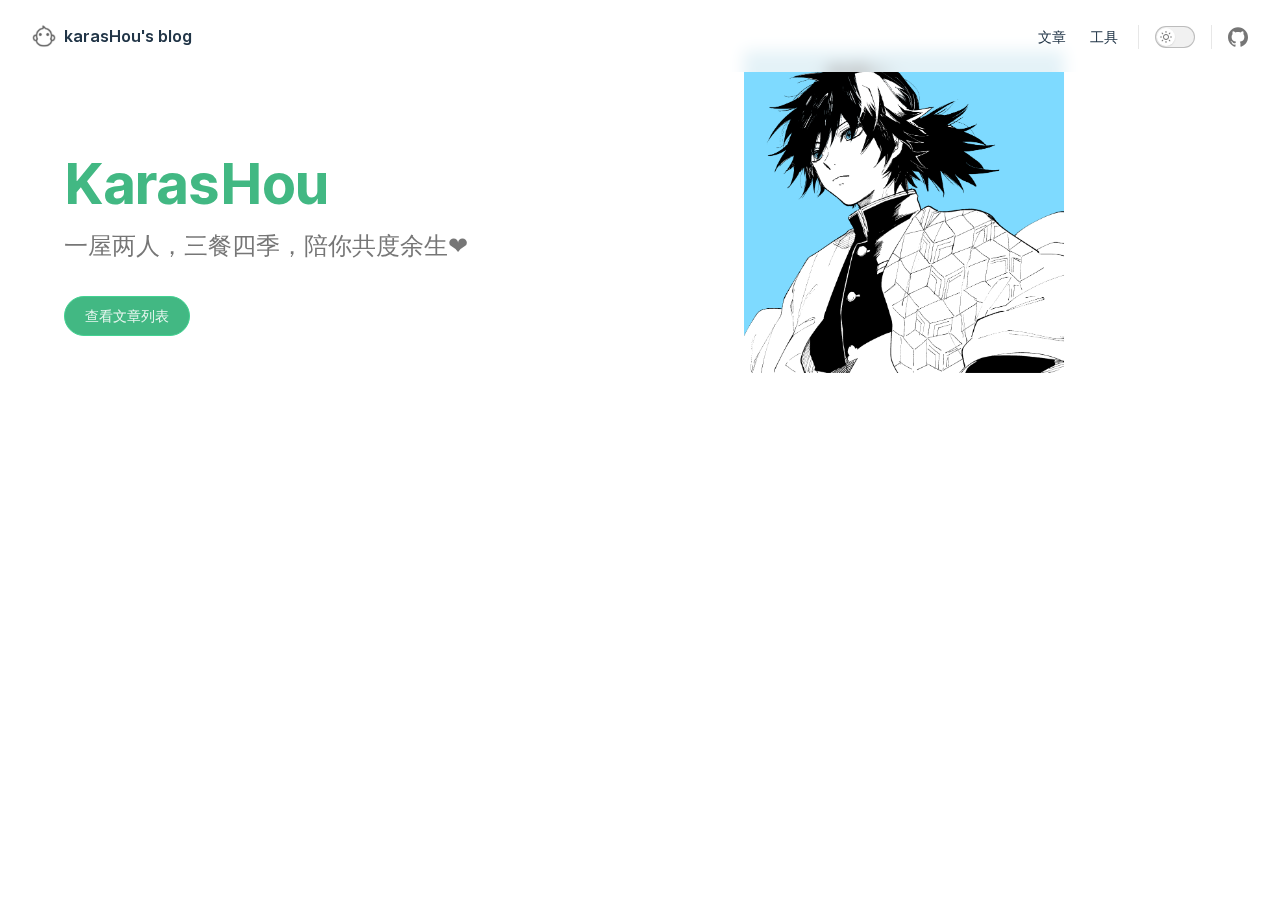
<file: index.html>
<!DOCTYPE html>
<html lang="en-US">
  <head>
    <meta charset="utf-8">
    <meta name="viewport" content="width=device-width,initial-scale=1">
    <title>karasHou's blog | karasHou's blog</title>
    <meta name="description" content="个人博客">
    <link rel="stylesheet" href="/assets/style.daf2c049.css">
    <link rel="modulepreload" href="/assets/app.aec2a9c4.js">
    <link rel="modulepreload" href="/assets/index.md.1c282ddd.lean.js">
    
    <link rel="icon" href="/猴子.ico">
  <script id="check-dark-light">(()=>{const e=localStorage.getItem("vitepress-theme-appearance"),a=window.matchMedia("(prefers-color-scheme: dark)").matches;(!e||e==="auto"?a:e==="dark")&&document.documentElement.classList.add("dark")})();</script>
  </head>
  <body>
    <div id="app"><div class="Layout" data-v-24ac132d><!--[--><!--]--><!--[--><span tabindex="-1" data-v-d0f5c7b5></span><a href="#VPContent" class="VPSkipLink visually-hidden" data-v-d0f5c7b5> Skip to content </a><!--]--><!----><header class="VPNav no-sidebar" data-v-24ac132d data-v-2eb988d4><div class="VPNavBar" data-v-2eb988d4 data-v-63b101e0><div class="container" data-v-63b101e0><div class="VPNavBarTitle" data-v-63b101e0 data-v-b6a6bc03><a class="title" href="/" data-v-b6a6bc03><!--[--><!--]--><!--[--><img class="VPImage logo" src="/猴子.ico" data-v-dc784e3f><!--]--><!--[-->karasHou&#39;s blog<!--]--><!--[--><!--]--></a></div><div class="content" data-v-63b101e0><!--[--><!--]--><!----><nav aria-labelledby="main-nav-aria-label" class="VPNavBarMenu menu" data-v-63b101e0 data-v-e9e170f3><span id="main-nav-aria-label" class="visually-hidden" data-v-e9e170f3>Main Navigation</span><!--[--><!--[--><a class="VPLink link VPNavBarMenuLink" href="/document/articles/index.html" data-v-e9e170f3 data-v-372c05f5 data-v-ad3b73e7><!--[-->文章<!--]--><!----></a><!--]--><!--[--><a class="VPLink link VPNavBarMenuLink" href="/document/resource/index.html" data-v-e9e170f3 data-v-372c05f5 data-v-ad3b73e7><!--[-->工具<!--]--><!----></a><!--]--><!--]--></nav><!----><div class="VPNavBarAppearance appearance" data-v-63b101e0 data-v-6a6d2e34><button class="VPSwitch VPSwitchAppearance" type="button" role="switch" aria-label="toggle dark mode" aria-checked="false" data-v-6a6d2e34 data-v-6a4389a9 data-v-ce73ca23><span class="check" data-v-ce73ca23><span class="icon" data-v-ce73ca23><!--[--><svg xmlns="http://www.w3.org/2000/svg" aria-hidden="true" focusable="false" viewbox="0 0 24 24" class="sun" data-v-6a4389a9><path d="M12,18c-3.3,0-6-2.7-6-6s2.7-6,6-6s6,2.7,6,6S15.3,18,12,18zM12,8c-2.2,0-4,1.8-4,4c0,2.2,1.8,4,4,4c2.2,0,4-1.8,4-4C16,9.8,14.2,8,12,8z"></path><path d="M12,4c-0.6,0-1-0.4-1-1V1c0-0.6,0.4-1,1-1s1,0.4,1,1v2C13,3.6,12.6,4,12,4z"></path><path d="M12,24c-0.6,0-1-0.4-1-1v-2c0-0.6,0.4-1,1-1s1,0.4,1,1v2C13,23.6,12.6,24,12,24z"></path><path d="M5.6,6.6c-0.3,0-0.5-0.1-0.7-0.3L3.5,4.9c-0.4-0.4-0.4-1,0-1.4s1-0.4,1.4,0l1.4,1.4c0.4,0.4,0.4,1,0,1.4C6.2,6.5,5.9,6.6,5.6,6.6z"></path><path d="M19.8,20.8c-0.3,0-0.5-0.1-0.7-0.3l-1.4-1.4c-0.4-0.4-0.4-1,0-1.4s1-0.4,1.4,0l1.4,1.4c0.4,0.4,0.4,1,0,1.4C20.3,20.7,20,20.8,19.8,20.8z"></path><path d="M3,13H1c-0.6,0-1-0.4-1-1s0.4-1,1-1h2c0.6,0,1,0.4,1,1S3.6,13,3,13z"></path><path d="M23,13h-2c-0.6,0-1-0.4-1-1s0.4-1,1-1h2c0.6,0,1,0.4,1,1S23.6,13,23,13z"></path><path d="M4.2,20.8c-0.3,0-0.5-0.1-0.7-0.3c-0.4-0.4-0.4-1,0-1.4l1.4-1.4c0.4-0.4,1-0.4,1.4,0s0.4,1,0,1.4l-1.4,1.4C4.7,20.7,4.5,20.8,4.2,20.8z"></path><path d="M18.4,6.6c-0.3,0-0.5-0.1-0.7-0.3c-0.4-0.4-0.4-1,0-1.4l1.4-1.4c0.4-0.4,1-0.4,1.4,0s0.4,1,0,1.4l-1.4,1.4C18.9,6.5,18.6,6.6,18.4,6.6z"></path></svg><svg xmlns="http://www.w3.org/2000/svg" aria-hidden="true" focusable="false" viewbox="0 0 24 24" class="moon" data-v-6a4389a9><path d="M12.1,22c-0.3,0-0.6,0-0.9,0c-5.5-0.5-9.5-5.4-9-10.9c0.4-4.8,4.2-8.6,9-9c0.4,0,0.8,0.2,1,0.5c0.2,0.3,0.2,0.8-0.1,1.1c-2,2.7-1.4,6.4,1.3,8.4c2.1,1.6,5,1.6,7.1,0c0.3-0.2,0.7-0.3,1.1-0.1c0.3,0.2,0.5,0.6,0.5,1c-0.2,2.7-1.5,5.1-3.6,6.8C16.6,21.2,14.4,22,12.1,22zM9.3,4.4c-2.9,1-5,3.6-5.2,6.8c-0.4,4.4,2.8,8.3,7.2,8.7c2.1,0.2,4.2-0.4,5.8-1.8c1.1-0.9,1.9-2.1,2.4-3.4c-2.5,0.9-5.3,0.5-7.5-1.1C9.2,11.4,8.1,7.7,9.3,4.4z"></path></svg><!--]--></span></span></button></div><div class="VPSocialLinks VPNavBarSocialLinks social-links" data-v-63b101e0 data-v-bee36c00 data-v-9ee45093><!--[--><a class="VPSocialLink" href="https://github.com/karasHou" target="_blank" rel="noopener" data-v-9ee45093 data-v-3e0b4fac><svg role="img" viewBox="0 0 24 24" xmlns="http://www.w3.org/2000/svg"><title>GitHub</title><path d="M12 .297c-6.63 0-12 5.373-12 12 0 5.303 3.438 9.8 8.205 11.385.6.113.82-.258.82-.577 0-.285-.01-1.04-.015-2.04-3.338.724-4.042-1.61-4.042-1.61C4.422 18.07 3.633 17.7 3.633 17.7c-1.087-.744.084-.729.084-.729 1.205.084 1.838 1.236 1.838 1.236 1.07 1.835 2.809 1.305 3.495.998.108-.776.417-1.305.76-1.605-2.665-.3-5.466-1.332-5.466-5.93 0-1.31.465-2.38 1.235-3.22-.135-.303-.54-1.523.105-3.176 0 0 1.005-.322 3.3 1.23.96-.267 1.98-.399 3-.405 1.02.006 2.04.138 3 .405 2.28-1.552 3.285-1.23 3.285-1.23.645 1.653.24 2.873.12 3.176.765.84 1.23 1.91 1.23 3.22 0 4.61-2.805 5.625-5.475 5.92.42.36.81 1.096.81 2.22 0 1.606-.015 2.896-.015 3.286 0 .315.21.69.825.57C20.565 22.092 24 17.592 24 12.297c0-6.627-5.373-12-12-12"/></svg></a><!--]--></div><div class="VPFlyout VPNavBarExtra extra" data-v-63b101e0 data-v-fd3f8b74 data-v-2144091d><button type="button" class="button" aria-haspopup="true" aria-expanded="false" aria-label="extra navigation" data-v-2144091d><svg xmlns="http://www.w3.org/2000/svg" aria-hidden="true" focusable="false" viewbox="0 0 24 24" class="icon" data-v-2144091d><circle cx="12" cy="12" r="2"></circle><circle cx="19" cy="12" r="2"></circle><circle cx="5" cy="12" r="2"></circle></svg></button><div class="menu" data-v-2144091d><div class="VPMenu" data-v-2144091d data-v-643454b3><!----><!--[--><!--[--><!----><div class="group" data-v-fd3f8b74><div class="item appearance" data-v-fd3f8b74><p class="label" data-v-fd3f8b74>Appearance</p><div class="appearance-action" data-v-fd3f8b74><button class="VPSwitch VPSwitchAppearance" type="button" role="switch" aria-label="toggle dark mode" aria-checked="false" data-v-fd3f8b74 data-v-6a4389a9 data-v-ce73ca23><span class="check" data-v-ce73ca23><span class="icon" data-v-ce73ca23><!--[--><svg xmlns="http://www.w3.org/2000/svg" aria-hidden="true" focusable="false" viewbox="0 0 24 24" class="sun" data-v-6a4389a9><path d="M12,18c-3.3,0-6-2.7-6-6s2.7-6,6-6s6,2.7,6,6S15.3,18,12,18zM12,8c-2.2,0-4,1.8-4,4c0,2.2,1.8,4,4,4c2.2,0,4-1.8,4-4C16,9.8,14.2,8,12,8z"></path><path d="M12,4c-0.6,0-1-0.4-1-1V1c0-0.6,0.4-1,1-1s1,0.4,1,1v2C13,3.6,12.6,4,12,4z"></path><path d="M12,24c-0.6,0-1-0.4-1-1v-2c0-0.6,0.4-1,1-1s1,0.4,1,1v2C13,23.6,12.6,24,12,24z"></path><path d="M5.6,6.6c-0.3,0-0.5-0.1-0.7-0.3L3.5,4.9c-0.4-0.4-0.4-1,0-1.4s1-0.4,1.4,0l1.4,1.4c0.4,0.4,0.4,1,0,1.4C6.2,6.5,5.9,6.6,5.6,6.6z"></path><path d="M19.8,20.8c-0.3,0-0.5-0.1-0.7-0.3l-1.4-1.4c-0.4-0.4-0.4-1,0-1.4s1-0.4,1.4,0l1.4,1.4c0.4,0.4,0.4,1,0,1.4C20.3,20.7,20,20.8,19.8,20.8z"></path><path d="M3,13H1c-0.6,0-1-0.4-1-1s0.4-1,1-1h2c0.6,0,1,0.4,1,1S3.6,13,3,13z"></path><path d="M23,13h-2c-0.6,0-1-0.4-1-1s0.4-1,1-1h2c0.6,0,1,0.4,1,1S23.6,13,23,13z"></path><path d="M4.2,20.8c-0.3,0-0.5-0.1-0.7-0.3c-0.4-0.4-0.4-1,0-1.4l1.4-1.4c0.4-0.4,1-0.4,1.4,0s0.4,1,0,1.4l-1.4,1.4C4.7,20.7,4.5,20.8,4.2,20.8z"></path><path d="M18.4,6.6c-0.3,0-0.5-0.1-0.7-0.3c-0.4-0.4-0.4-1,0-1.4l1.4-1.4c0.4-0.4,1-0.4,1.4,0s0.4,1,0,1.4l-1.4,1.4C18.9,6.5,18.6,6.6,18.4,6.6z"></path></svg><svg xmlns="http://www.w3.org/2000/svg" aria-hidden="true" focusable="false" viewbox="0 0 24 24" class="moon" data-v-6a4389a9><path d="M12.1,22c-0.3,0-0.6,0-0.9,0c-5.5-0.5-9.5-5.4-9-10.9c0.4-4.8,4.2-8.6,9-9c0.4,0,0.8,0.2,1,0.5c0.2,0.3,0.2,0.8-0.1,1.1c-2,2.7-1.4,6.4,1.3,8.4c2.1,1.6,5,1.6,7.1,0c0.3-0.2,0.7-0.3,1.1-0.1c0.3,0.2,0.5,0.6,0.5,1c-0.2,2.7-1.5,5.1-3.6,6.8C16.6,21.2,14.4,22,12.1,22zM9.3,4.4c-2.9,1-5,3.6-5.2,6.8c-0.4,4.4,2.8,8.3,7.2,8.7c2.1,0.2,4.2-0.4,5.8-1.8c1.1-0.9,1.9-2.1,2.4-3.4c-2.5,0.9-5.3,0.5-7.5-1.1C9.2,11.4,8.1,7.7,9.3,4.4z"></path></svg><!--]--></span></span></button></div></div></div><div class="group" data-v-fd3f8b74><div class="item social-links" data-v-fd3f8b74><div class="VPSocialLinks social-links-list" data-v-fd3f8b74 data-v-9ee45093><!--[--><a class="VPSocialLink" href="https://github.com/karasHou" target="_blank" rel="noopener" data-v-9ee45093 data-v-3e0b4fac><svg role="img" viewBox="0 0 24 24" xmlns="http://www.w3.org/2000/svg"><title>GitHub</title><path d="M12 .297c-6.63 0-12 5.373-12 12 0 5.303 3.438 9.8 8.205 11.385.6.113.82-.258.82-.577 0-.285-.01-1.04-.015-2.04-3.338.724-4.042-1.61-4.042-1.61C4.422 18.07 3.633 17.7 3.633 17.7c-1.087-.744.084-.729.084-.729 1.205.084 1.838 1.236 1.838 1.236 1.07 1.835 2.809 1.305 3.495.998.108-.776.417-1.305.76-1.605-2.665-.3-5.466-1.332-5.466-5.93 0-1.31.465-2.38 1.235-3.22-.135-.303-.54-1.523.105-3.176 0 0 1.005-.322 3.3 1.23.96-.267 1.98-.399 3-.405 1.02.006 2.04.138 3 .405 2.28-1.552 3.285-1.23 3.285-1.23.645 1.653.24 2.873.12 3.176.765.84 1.23 1.91 1.23 3.22 0 4.61-2.805 5.625-5.475 5.92.42.36.81 1.096.81 2.22 0 1.606-.015 2.896-.015 3.286 0 .315.21.69.825.57C20.565 22.092 24 17.592 24 12.297c0-6.627-5.373-12-12-12"/></svg></a><!--]--></div></div></div><!--]--><!--]--></div></div></div><!--[--><!--]--><button type="button" class="VPNavBarHamburger hamburger" aria-label="mobile navigation" aria-expanded="false" aria-controls="VPNavScreen" data-v-63b101e0 data-v-2a12d51c><span class="container" data-v-2a12d51c><span class="top" data-v-2a12d51c></span><span class="middle" data-v-2a12d51c></span><span class="bottom" data-v-2a12d51c></span></span></button></div></div></div><!----></header><!----><!----><div class="VPContent is-home" id="VPContent" data-v-24ac132d data-v-fc56505f><div class="VPHome" data-v-fc56505f data-v-05d4e923><!--[--><!--]--><div class="VPHero has-image VPHomeHero" data-v-05d4e923 data-v-526a42a4><div class="container" data-v-526a42a4><div class="main" data-v-526a42a4><h1 class="name" data-v-526a42a4><span class="clip" data-v-526a42a4>KarasHou</span></h1><!----><p class="tagline" data-v-526a42a4>一屋两人，三餐四季，陪你共度余生❤</p><div class="actions" data-v-526a42a4><!--[--><div class="action" data-v-526a42a4><a class="VPButton medium brand" href="/document/articles/index.html" data-v-526a42a4 data-v-5ce0aa22>查看文章列表</a></div><!--]--></div></div><div class="image" data-v-526a42a4><div class="image-container" data-v-526a42a4><div class="image-bg" data-v-526a42a4></div><!--[--><img class="VPImage image-src" src="/富冈义勇.jpg" data-v-dc784e3f><!--]--></div></div></div></div><!--[--><!--]--><!--[--><!--]--><!----><!--[--><!--]--><div style="position:relative;" data-v-05d4e923><div></div></div></div></div><!----><!--[--><!--]--></div></div>
    <script>__VP_HASH_MAP__ = JSON.parse("{\"document_articles_index.md\":\"1f82acfa\",\"document_articles_lowcodeproject_index.md\":\"4914a00c\",\"document_articles_lowcodeproject_基础搭建.md\":\"2da0081e\",\"document_articles_other.md\":\"aa361809\",\"document_articles_other_imageload.md\":\"5c2fee1c\",\"document_articles_other_lodashpath.md\":\"1dcbc5c6\",\"document_resource_index.md\":\"91f3ddef\",\"index.md\":\"1c282ddd\"}")</script>
    <script type="module" async src="/assets/app.aec2a9c4.js"></script>
    
  </body>
</html>
</file>
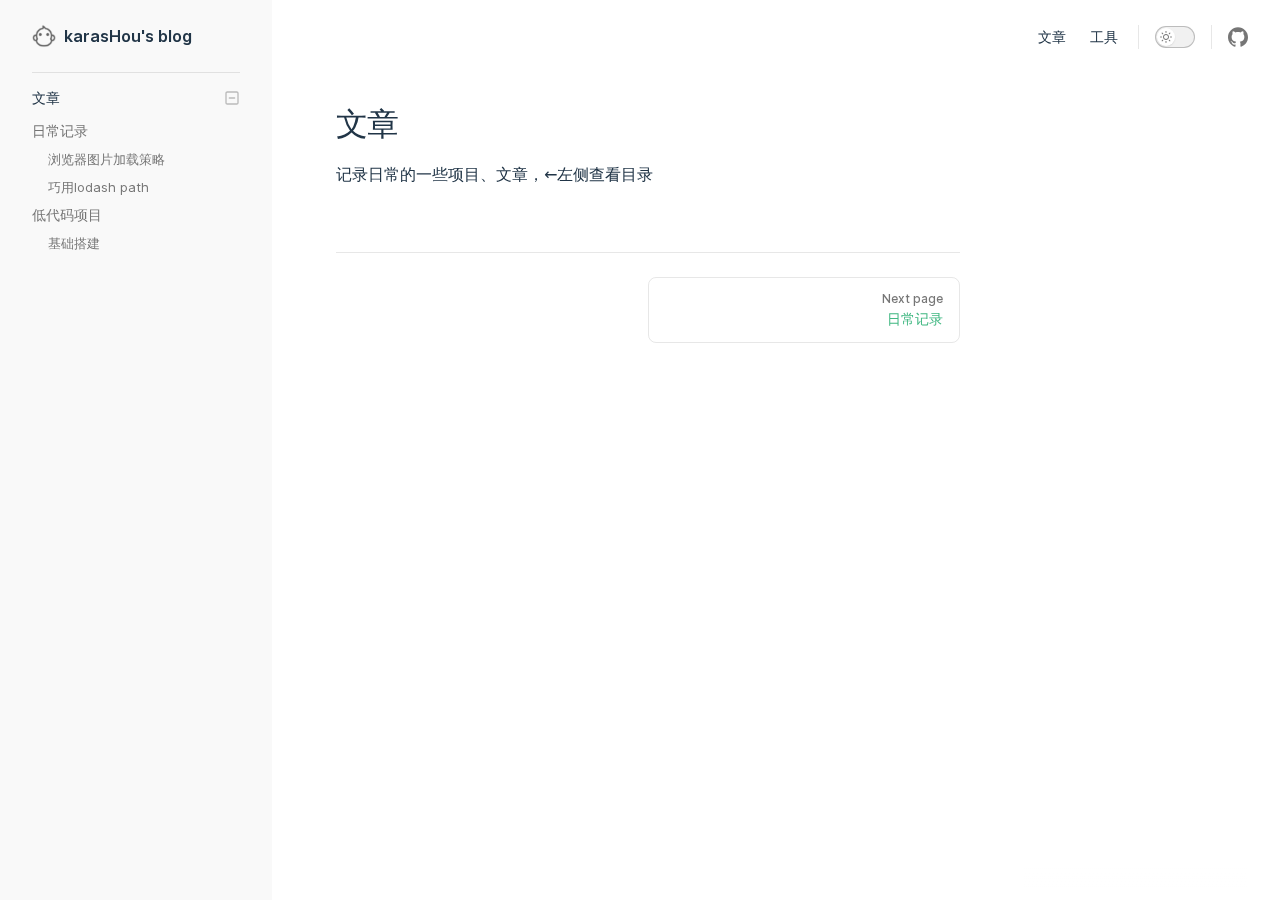
<file: document/articles/index.html>
<!DOCTYPE html>
<html lang="en-US">
  <head>
    <meta charset="utf-8">
    <meta name="viewport" content="width=device-width,initial-scale=1">
    <title>文章 | karasHou's blog</title>
    <meta name="description" content="个人博客">
    <link rel="stylesheet" href="/assets/style.daf2c049.css">
    <link rel="modulepreload" href="/assets/app.aec2a9c4.js">
    <link rel="modulepreload" href="/assets/document_articles_index.md.1f82acfa.lean.js">
    
    <link rel="icon" href="/猴子.ico">
  <script id="check-dark-light">(()=>{const e=localStorage.getItem("vitepress-theme-appearance"),a=window.matchMedia("(prefers-color-scheme: dark)").matches;(!e||e==="auto"?a:e==="dark")&&document.documentElement.classList.add("dark")})();</script>
  </head>
  <body>
    <div id="app"><div class="Layout" data-v-24ac132d><!--[--><!--]--><!--[--><span tabindex="-1" data-v-d0f5c7b5></span><a href="#VPContent" class="VPSkipLink visually-hidden" data-v-d0f5c7b5> Skip to content </a><!--]--><!----><header class="VPNav" data-v-24ac132d data-v-2eb988d4><div class="VPNavBar has-sidebar" data-v-2eb988d4 data-v-63b101e0><div class="container" data-v-63b101e0><div class="VPNavBarTitle has-sidebar" data-v-63b101e0 data-v-b6a6bc03><a class="title" href="/" data-v-b6a6bc03><!--[--><!--]--><!--[--><img class="VPImage logo" src="/猴子.ico" data-v-dc784e3f><!--]--><!--[-->karasHou&#39;s blog<!--]--><!--[--><!--]--></a></div><div class="content" data-v-63b101e0><!--[--><!--]--><!----><nav aria-labelledby="main-nav-aria-label" class="VPNavBarMenu menu" data-v-63b101e0 data-v-e9e170f3><span id="main-nav-aria-label" class="visually-hidden" data-v-e9e170f3>Main Navigation</span><!--[--><!--[--><a class="VPLink link VPNavBarMenuLink" href="/document/articles/index.html" data-v-e9e170f3 data-v-372c05f5 data-v-ad3b73e7><!--[-->文章<!--]--><!----></a><!--]--><!--[--><a class="VPLink link VPNavBarMenuLink" href="/document/resource/index.html" data-v-e9e170f3 data-v-372c05f5 data-v-ad3b73e7><!--[-->工具<!--]--><!----></a><!--]--><!--]--></nav><!----><div class="VPNavBarAppearance appearance" data-v-63b101e0 data-v-6a6d2e34><button class="VPSwitch VPSwitchAppearance" type="button" role="switch" aria-label="toggle dark mode" aria-checked="false" data-v-6a6d2e34 data-v-6a4389a9 data-v-ce73ca23><span class="check" data-v-ce73ca23><span class="icon" data-v-ce73ca23><!--[--><svg xmlns="http://www.w3.org/2000/svg" aria-hidden="true" focusable="false" viewbox="0 0 24 24" class="sun" data-v-6a4389a9><path d="M12,18c-3.3,0-6-2.7-6-6s2.7-6,6-6s6,2.7,6,6S15.3,18,12,18zM12,8c-2.2,0-4,1.8-4,4c0,2.2,1.8,4,4,4c2.2,0,4-1.8,4-4C16,9.8,14.2,8,12,8z"></path><path d="M12,4c-0.6,0-1-0.4-1-1V1c0-0.6,0.4-1,1-1s1,0.4,1,1v2C13,3.6,12.6,4,12,4z"></path><path d="M12,24c-0.6,0-1-0.4-1-1v-2c0-0.6,0.4-1,1-1s1,0.4,1,1v2C13,23.6,12.6,24,12,24z"></path><path d="M5.6,6.6c-0.3,0-0.5-0.1-0.7-0.3L3.5,4.9c-0.4-0.4-0.4-1,0-1.4s1-0.4,1.4,0l1.4,1.4c0.4,0.4,0.4,1,0,1.4C6.2,6.5,5.9,6.6,5.6,6.6z"></path><path d="M19.8,20.8c-0.3,0-0.5-0.1-0.7-0.3l-1.4-1.4c-0.4-0.4-0.4-1,0-1.4s1-0.4,1.4,0l1.4,1.4c0.4,0.4,0.4,1,0,1.4C20.3,20.7,20,20.8,19.8,20.8z"></path><path d="M3,13H1c-0.6,0-1-0.4-1-1s0.4-1,1-1h2c0.6,0,1,0.4,1,1S3.6,13,3,13z"></path><path d="M23,13h-2c-0.6,0-1-0.4-1-1s0.4-1,1-1h2c0.6,0,1,0.4,1,1S23.6,13,23,13z"></path><path d="M4.2,20.8c-0.3,0-0.5-0.1-0.7-0.3c-0.4-0.4-0.4-1,0-1.4l1.4-1.4c0.4-0.4,1-0.4,1.4,0s0.4,1,0,1.4l-1.4,1.4C4.7,20.7,4.5,20.8,4.2,20.8z"></path><path d="M18.4,6.6c-0.3,0-0.5-0.1-0.7-0.3c-0.4-0.4-0.4-1,0-1.4l1.4-1.4c0.4-0.4,1-0.4,1.4,0s0.4,1,0,1.4l-1.4,1.4C18.9,6.5,18.6,6.6,18.4,6.6z"></path></svg><svg xmlns="http://www.w3.org/2000/svg" aria-hidden="true" focusable="false" viewbox="0 0 24 24" class="moon" data-v-6a4389a9><path d="M12.1,22c-0.3,0-0.6,0-0.9,0c-5.5-0.5-9.5-5.4-9-10.9c0.4-4.8,4.2-8.6,9-9c0.4,0,0.8,0.2,1,0.5c0.2,0.3,0.2,0.8-0.1,1.1c-2,2.7-1.4,6.4,1.3,8.4c2.1,1.6,5,1.6,7.1,0c0.3-0.2,0.7-0.3,1.1-0.1c0.3,0.2,0.5,0.6,0.5,1c-0.2,2.7-1.5,5.1-3.6,6.8C16.6,21.2,14.4,22,12.1,22zM9.3,4.4c-2.9,1-5,3.6-5.2,6.8c-0.4,4.4,2.8,8.3,7.2,8.7c2.1,0.2,4.2-0.4,5.8-1.8c1.1-0.9,1.9-2.1,2.4-3.4c-2.5,0.9-5.3,0.5-7.5-1.1C9.2,11.4,8.1,7.7,9.3,4.4z"></path></svg><!--]--></span></span></button></div><div class="VPSocialLinks VPNavBarSocialLinks social-links" data-v-63b101e0 data-v-bee36c00 data-v-9ee45093><!--[--><a class="VPSocialLink" href="https://github.com/karasHou" target="_blank" rel="noopener" data-v-9ee45093 data-v-3e0b4fac><svg role="img" viewBox="0 0 24 24" xmlns="http://www.w3.org/2000/svg"><title>GitHub</title><path d="M12 .297c-6.63 0-12 5.373-12 12 0 5.303 3.438 9.8 8.205 11.385.6.113.82-.258.82-.577 0-.285-.01-1.04-.015-2.04-3.338.724-4.042-1.61-4.042-1.61C4.422 18.07 3.633 17.7 3.633 17.7c-1.087-.744.084-.729.084-.729 1.205.084 1.838 1.236 1.838 1.236 1.07 1.835 2.809 1.305 3.495.998.108-.776.417-1.305.76-1.605-2.665-.3-5.466-1.332-5.466-5.93 0-1.31.465-2.38 1.235-3.22-.135-.303-.54-1.523.105-3.176 0 0 1.005-.322 3.3 1.23.96-.267 1.98-.399 3-.405 1.02.006 2.04.138 3 .405 2.28-1.552 3.285-1.23 3.285-1.23.645 1.653.24 2.873.12 3.176.765.84 1.23 1.91 1.23 3.22 0 4.61-2.805 5.625-5.475 5.92.42.36.81 1.096.81 2.22 0 1.606-.015 2.896-.015 3.286 0 .315.21.69.825.57C20.565 22.092 24 17.592 24 12.297c0-6.627-5.373-12-12-12"/></svg></a><!--]--></div><div class="VPFlyout VPNavBarExtra extra" data-v-63b101e0 data-v-fd3f8b74 data-v-2144091d><button type="button" class="button" aria-haspopup="true" aria-expanded="false" aria-label="extra navigation" data-v-2144091d><svg xmlns="http://www.w3.org/2000/svg" aria-hidden="true" focusable="false" viewbox="0 0 24 24" class="icon" data-v-2144091d><circle cx="12" cy="12" r="2"></circle><circle cx="19" cy="12" r="2"></circle><circle cx="5" cy="12" r="2"></circle></svg></button><div class="menu" data-v-2144091d><div class="VPMenu" data-v-2144091d data-v-643454b3><!----><!--[--><!--[--><!----><div class="group" data-v-fd3f8b74><div class="item appearance" data-v-fd3f8b74><p class="label" data-v-fd3f8b74>Appearance</p><div class="appearance-action" data-v-fd3f8b74><button class="VPSwitch VPSwitchAppearance" type="button" role="switch" aria-label="toggle dark mode" aria-checked="false" data-v-fd3f8b74 data-v-6a4389a9 data-v-ce73ca23><span class="check" data-v-ce73ca23><span class="icon" data-v-ce73ca23><!--[--><svg xmlns="http://www.w3.org/2000/svg" aria-hidden="true" focusable="false" viewbox="0 0 24 24" class="sun" data-v-6a4389a9><path d="M12,18c-3.3,0-6-2.7-6-6s2.7-6,6-6s6,2.7,6,6S15.3,18,12,18zM12,8c-2.2,0-4,1.8-4,4c0,2.2,1.8,4,4,4c2.2,0,4-1.8,4-4C16,9.8,14.2,8,12,8z"></path><path d="M12,4c-0.6,0-1-0.4-1-1V1c0-0.6,0.4-1,1-1s1,0.4,1,1v2C13,3.6,12.6,4,12,4z"></path><path d="M12,24c-0.6,0-1-0.4-1-1v-2c0-0.6,0.4-1,1-1s1,0.4,1,1v2C13,23.6,12.6,24,12,24z"></path><path d="M5.6,6.6c-0.3,0-0.5-0.1-0.7-0.3L3.5,4.9c-0.4-0.4-0.4-1,0-1.4s1-0.4,1.4,0l1.4,1.4c0.4,0.4,0.4,1,0,1.4C6.2,6.5,5.9,6.6,5.6,6.6z"></path><path d="M19.8,20.8c-0.3,0-0.5-0.1-0.7-0.3l-1.4-1.4c-0.4-0.4-0.4-1,0-1.4s1-0.4,1.4,0l1.4,1.4c0.4,0.4,0.4,1,0,1.4C20.3,20.7,20,20.8,19.8,20.8z"></path><path d="M3,13H1c-0.6,0-1-0.4-1-1s0.4-1,1-1h2c0.6,0,1,0.4,1,1S3.6,13,3,13z"></path><path d="M23,13h-2c-0.6,0-1-0.4-1-1s0.4-1,1-1h2c0.6,0,1,0.4,1,1S23.6,13,23,13z"></path><path d="M4.2,20.8c-0.3,0-0.5-0.1-0.7-0.3c-0.4-0.4-0.4-1,0-1.4l1.4-1.4c0.4-0.4,1-0.4,1.4,0s0.4,1,0,1.4l-1.4,1.4C4.7,20.7,4.5,20.8,4.2,20.8z"></path><path d="M18.4,6.6c-0.3,0-0.5-0.1-0.7-0.3c-0.4-0.4-0.4-1,0-1.4l1.4-1.4c0.4-0.4,1-0.4,1.4,0s0.4,1,0,1.4l-1.4,1.4C18.9,6.5,18.6,6.6,18.4,6.6z"></path></svg><svg xmlns="http://www.w3.org/2000/svg" aria-hidden="true" focusable="false" viewbox="0 0 24 24" class="moon" data-v-6a4389a9><path d="M12.1,22c-0.3,0-0.6,0-0.9,0c-5.5-0.5-9.5-5.4-9-10.9c0.4-4.8,4.2-8.6,9-9c0.4,0,0.8,0.2,1,0.5c0.2,0.3,0.2,0.8-0.1,1.1c-2,2.7-1.4,6.4,1.3,8.4c2.1,1.6,5,1.6,7.1,0c0.3-0.2,0.7-0.3,1.1-0.1c0.3,0.2,0.5,0.6,0.5,1c-0.2,2.7-1.5,5.1-3.6,6.8C16.6,21.2,14.4,22,12.1,22zM9.3,4.4c-2.9,1-5,3.6-5.2,6.8c-0.4,4.4,2.8,8.3,7.2,8.7c2.1,0.2,4.2-0.4,5.8-1.8c1.1-0.9,1.9-2.1,2.4-3.4c-2.5,0.9-5.3,0.5-7.5-1.1C9.2,11.4,8.1,7.7,9.3,4.4z"></path></svg><!--]--></span></span></button></div></div></div><div class="group" data-v-fd3f8b74><div class="item social-links" data-v-fd3f8b74><div class="VPSocialLinks social-links-list" data-v-fd3f8b74 data-v-9ee45093><!--[--><a class="VPSocialLink" href="https://github.com/karasHou" target="_blank" rel="noopener" data-v-9ee45093 data-v-3e0b4fac><svg role="img" viewBox="0 0 24 24" xmlns="http://www.w3.org/2000/svg"><title>GitHub</title><path d="M12 .297c-6.63 0-12 5.373-12 12 0 5.303 3.438 9.8 8.205 11.385.6.113.82-.258.82-.577 0-.285-.01-1.04-.015-2.04-3.338.724-4.042-1.61-4.042-1.61C4.422 18.07 3.633 17.7 3.633 17.7c-1.087-.744.084-.729.084-.729 1.205.084 1.838 1.236 1.838 1.236 1.07 1.835 2.809 1.305 3.495.998.108-.776.417-1.305.76-1.605-2.665-.3-5.466-1.332-5.466-5.93 0-1.31.465-2.38 1.235-3.22-.135-.303-.54-1.523.105-3.176 0 0 1.005-.322 3.3 1.23.96-.267 1.98-.399 3-.405 1.02.006 2.04.138 3 .405 2.28-1.552 3.285-1.23 3.285-1.23.645 1.653.24 2.873.12 3.176.765.84 1.23 1.91 1.23 3.22 0 4.61-2.805 5.625-5.475 5.92.42.36.81 1.096.81 2.22 0 1.606-.015 2.896-.015 3.286 0 .315.21.69.825.57C20.565 22.092 24 17.592 24 12.297c0-6.627-5.373-12-12-12"/></svg></a><!--]--></div></div></div><!--]--><!--]--></div></div></div><!--[--><!--]--><button type="button" class="VPNavBarHamburger hamburger" aria-label="mobile navigation" aria-expanded="false" aria-controls="VPNavScreen" data-v-63b101e0 data-v-2a12d51c><span class="container" data-v-2a12d51c><span class="top" data-v-2a12d51c></span><span class="middle" data-v-2a12d51c></span><span class="bottom" data-v-2a12d51c></span></span></button></div></div></div><!----></header><div class="VPLocalNav" data-v-24ac132d data-v-f7e7ac90><button class="menu" aria-expanded="false" aria-controls="VPSidebarNav" data-v-f7e7ac90><svg xmlns="http://www.w3.org/2000/svg" aria-hidden="true" focusable="false" viewbox="0 0 24 24" class="menu-icon" data-v-f7e7ac90><path d="M17,11H3c-0.6,0-1-0.4-1-1s0.4-1,1-1h14c0.6,0,1,0.4,1,1S17.6,11,17,11z"></path><path d="M21,7H3C2.4,7,2,6.6,2,6s0.4-1,1-1h18c0.6,0,1,0.4,1,1S21.6,7,21,7z"></path><path d="M21,15H3c-0.6,0-1-0.4-1-1s0.4-1,1-1h18c0.6,0,1,0.4,1,1S21.6,15,21,15z"></path><path d="M17,19H3c-0.6,0-1-0.4-1-1s0.4-1,1-1h14c0.6,0,1,0.4,1,1S17.6,19,17,19z"></path></svg><span class="menu-text" data-v-f7e7ac90>Menu</span></button><a class="top-link" href="#" data-v-f7e7ac90> Return to top </a></div><aside class="VPSidebar" data-v-24ac132d data-v-58bf3b73><nav class="nav" id="VPSidebarNav" aria-labelledby="sidebar-aria-label" tabindex="-1" data-v-58bf3b73><span class="visually-hidden" id="sidebar-aria-label" data-v-58bf3b73> Sidebar Navigation </span><!--[--><div class="group" data-v-58bf3b73><section class="VPSidebarGroup collapsible" data-v-58bf3b73 data-v-fe0cc297><div class="title" role="button" data-v-fe0cc297><h2 class="title-text" data-v-fe0cc297>文章</h2><div class="action" data-v-fe0cc297><svg xmlns="http://www.w3.org/2000/svg" xmlns:xlink="http://www.w3.org/1999/xlink" viewbox="0 0 24 24" class="icon minus" data-v-fe0cc297><path d="M19,2H5C3.3,2,2,3.3,2,5v14c0,1.7,1.3,3,3,3h14c1.7,0,3-1.3,3-3V5C22,3.3,20.7,2,19,2zM20,19c0,0.6-0.4,1-1,1H5c-0.6,0-1-0.4-1-1V5c0-0.6,0.4-1,1-1h14c0.6,0,1,0.4,1,1V19z"></path><path d="M16,11H8c-0.6,0-1,0.4-1,1s0.4,1,1,1h8c0.6,0,1-0.4,1-1S16.6,11,16,11z"></path></svg><svg version="1.1" xmlns="http://www.w3.org/2000/svg" viewbox="0 0 24 24" class="icon plus" data-v-fe0cc297><path d="M19,2H5C3.3,2,2,3.3,2,5v14c0,1.7,1.3,3,3,3h14c1.7,0,3-1.3,3-3V5C22,3.3,20.7,2,19,2z M20,19c0,0.6-0.4,1-1,1H5c-0.6,0-1-0.4-1-1V5c0-0.6,0.4-1,1-1h14c0.6,0,1,0.4,1,1V19z"></path><path d="M16,11h-3V8c0-0.6-0.4-1-1-1s-1,0.4-1,1v3H8c-0.6,0-1,0.4-1,1s0.4,1,1,1h3v3c0,0.6,0.4,1,1,1s1-0.4,1-1v-3h3c0.6,0,1-0.4,1-1S16.6,11,16,11z"></path></svg></div></div><div class="items" data-v-fe0cc297><!--[--><!--[--><a class="VPLink link link" href="/document/articles/other.html" style="padding-left:0px;" data-v-b4205769 data-v-ad3b73e7><!--[--><span class="link-text" data-v-b4205769>日常记录</span><!--]--><!----></a><!--[--><!--[--><a class="VPLink link link" href="/document/articles/other/imageLoad.html" style="padding-left:16px;" data-v-b4205769 data-v-ad3b73e7><!--[--><span class="link-text light" data-v-b4205769>浏览器图片加载策略</span><!--]--><!----></a><!----><!--]--><!--[--><a class="VPLink link link" href="/document/articles/other/lodashPath.html" style="padding-left:16px;" data-v-b4205769 data-v-ad3b73e7><!--[--><span class="link-text light" data-v-b4205769>巧用lodash path</span><!--]--><!----></a><!----><!--]--><!--]--><!--]--><!--[--><a class="VPLink link link" href="/document/articles/lowcodeproject/" style="padding-left:0px;" data-v-b4205769 data-v-ad3b73e7><!--[--><span class="link-text" data-v-b4205769>低代码项目</span><!--]--><!----></a><!--[--><!--[--><a class="VPLink link link" href="/document/articles/lowcodeproject/%E5%9F%BA%E7%A1%80%E6%90%AD%E5%BB%BA.html" style="padding-left:16px;" data-v-b4205769 data-v-ad3b73e7><!--[--><span class="link-text light" data-v-b4205769>基础搭建</span><!--]--><!----></a><!----><!--]--><!--]--><!--]--><!--]--></div></section></div><!--]--></nav></aside><div class="VPContent has-sidebar" id="VPContent" data-v-24ac132d data-v-fc56505f><div class="VPDoc has-sidebar has-aside" data-v-fc56505f data-v-99814ba0><div class="container" data-v-99814ba0><div class="aside" data-v-99814ba0><div class="aside-curtain" data-v-99814ba0></div><div class="aside-container" data-v-99814ba0><div class="aside-content" data-v-99814ba0><div class="VPDocAside" data-v-99814ba0 data-v-3c31056b><!--[--><!--]--><!--[--><!--]--><div class="VPDocAsideOutline" data-v-3c31056b data-v-4b6919e2><div class="content" data-v-4b6919e2><div class="outline-marker" data-v-4b6919e2></div><div class="outline-title" data-v-4b6919e2>On this page</div><nav aria-labelledby="doc-outline-aria-label" data-v-4b6919e2><span class="visually-hidden" id="doc-outline-aria-label" data-v-4b6919e2> Table of Contents for current page </span><ul class="root" data-v-4b6919e2 data-v-27f8d7d7><!--[--><!--]--></ul></nav></div></div><!--[--><!--]--><div class="spacer" data-v-3c31056b></div><!--[--><!--]--><!----><!--[--><!--]--><!--[--><!--]--></div></div></div></div><div class="content" data-v-99814ba0><div class="content-container" data-v-99814ba0><!--[--><!--]--><main class="main" data-v-99814ba0><div style="position:relative;" class="vp-doc _document_articles_index" data-v-99814ba0><div><h1 id="文章" tabindex="-1">文章 <a class="header-anchor" href="#文章" aria-hidden="true">#</a></h1><p>记录日常的一些项目、文章，←左侧查看目录</p></div></div></main><!--[--><!--]--><footer class="VPDocFooter" data-v-99814ba0 data-v-62474656><!----><div class="prev-next" data-v-62474656><div class="pager" data-v-62474656><!----></div><div class="pager" data-v-62474656><a class="pager-link next" href="/document/articles/other.html" data-v-62474656><span class="desc" data-v-62474656>Next page</span><span class="title" data-v-62474656>日常记录</span></a></div></div></footer><!--[--><!--]--></div></div></div></div></div><!----><!--[--><!--]--></div></div>
    <script>__VP_HASH_MAP__ = JSON.parse("{\"document_articles_index.md\":\"1f82acfa\",\"document_articles_lowcodeproject_index.md\":\"4914a00c\",\"document_articles_lowcodeproject_基础搭建.md\":\"2da0081e\",\"document_articles_other.md\":\"aa361809\",\"document_articles_other_imageload.md\":\"5c2fee1c\",\"document_articles_other_lodashpath.md\":\"1dcbc5c6\",\"document_resource_index.md\":\"91f3ddef\",\"index.md\":\"1c282ddd\"}")</script>
    <script type="module" async src="/assets/app.aec2a9c4.js"></script>
    
  </body>
</html>
</file>
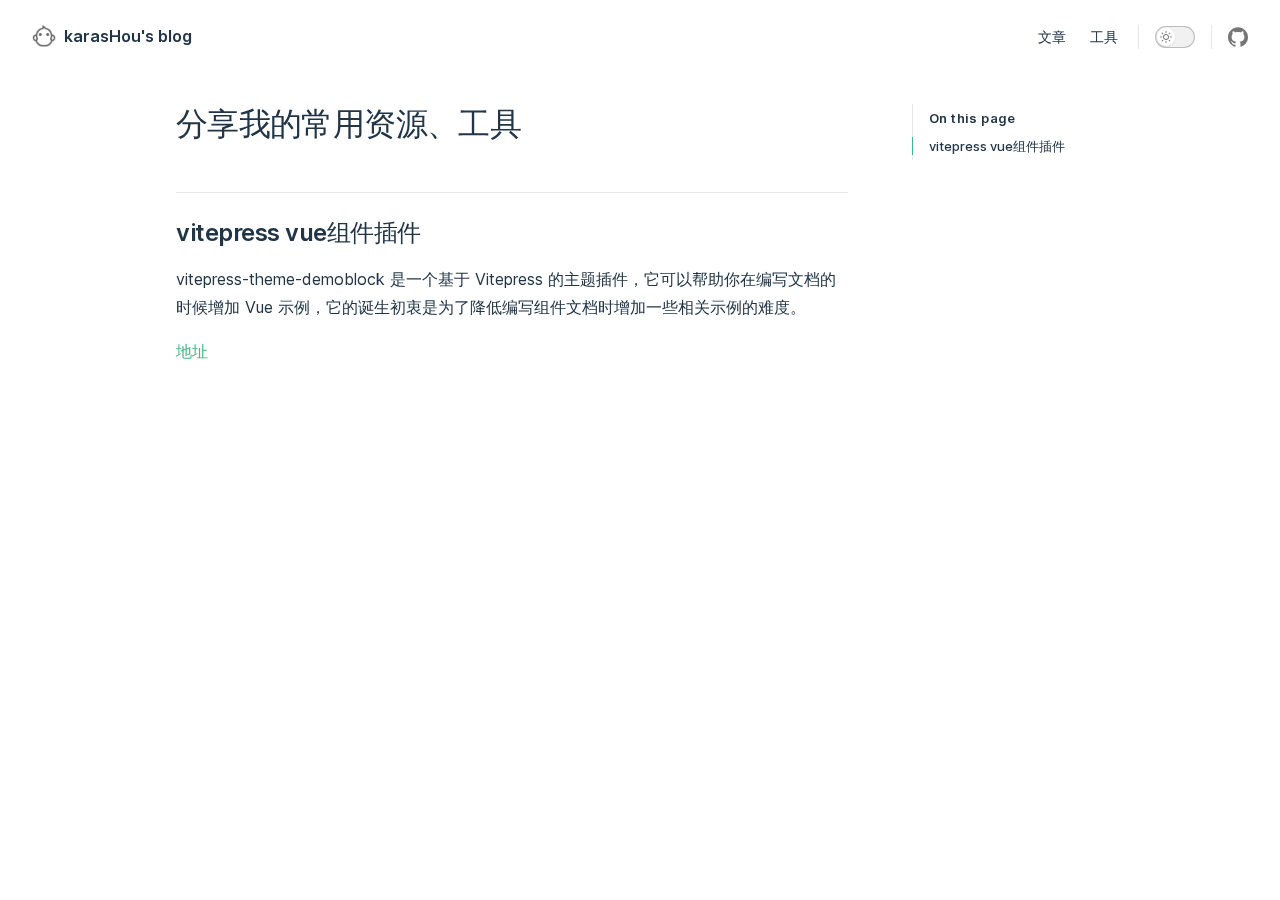
<file: document/resource/index.html>
<!DOCTYPE html>
<html lang="en-US">
  <head>
    <meta charset="utf-8">
    <meta name="viewport" content="width=device-width,initial-scale=1">
    <title>分享我的常用资源、工具 | karasHou's blog</title>
    <meta name="description" content="个人博客">
    <link rel="stylesheet" href="/assets/style.daf2c049.css">
    <link rel="modulepreload" href="/assets/app.aec2a9c4.js">
    <link rel="modulepreload" href="/assets/document_resource_index.md.91f3ddef.lean.js">
    
    <link rel="icon" href="/猴子.ico">
  <script id="check-dark-light">(()=>{const e=localStorage.getItem("vitepress-theme-appearance"),a=window.matchMedia("(prefers-color-scheme: dark)").matches;(!e||e==="auto"?a:e==="dark")&&document.documentElement.classList.add("dark")})();</script>
  </head>
  <body>
    <div id="app"><div class="Layout" data-v-24ac132d><!--[--><!--]--><!--[--><span tabindex="-1" data-v-d0f5c7b5></span><a href="#VPContent" class="VPSkipLink visually-hidden" data-v-d0f5c7b5> Skip to content </a><!--]--><!----><header class="VPNav no-sidebar" data-v-24ac132d data-v-2eb988d4><div class="VPNavBar" data-v-2eb988d4 data-v-63b101e0><div class="container" data-v-63b101e0><div class="VPNavBarTitle" data-v-63b101e0 data-v-b6a6bc03><a class="title" href="/" data-v-b6a6bc03><!--[--><!--]--><!--[--><img class="VPImage logo" src="/猴子.ico" data-v-dc784e3f><!--]--><!--[-->karasHou&#39;s blog<!--]--><!--[--><!--]--></a></div><div class="content" data-v-63b101e0><!--[--><!--]--><!----><nav aria-labelledby="main-nav-aria-label" class="VPNavBarMenu menu" data-v-63b101e0 data-v-e9e170f3><span id="main-nav-aria-label" class="visually-hidden" data-v-e9e170f3>Main Navigation</span><!--[--><!--[--><a class="VPLink link VPNavBarMenuLink" href="/document/articles/index.html" data-v-e9e170f3 data-v-372c05f5 data-v-ad3b73e7><!--[-->文章<!--]--><!----></a><!--]--><!--[--><a class="VPLink link VPNavBarMenuLink" href="/document/resource/index.html" data-v-e9e170f3 data-v-372c05f5 data-v-ad3b73e7><!--[-->工具<!--]--><!----></a><!--]--><!--]--></nav><!----><div class="VPNavBarAppearance appearance" data-v-63b101e0 data-v-6a6d2e34><button class="VPSwitch VPSwitchAppearance" type="button" role="switch" aria-label="toggle dark mode" aria-checked="false" data-v-6a6d2e34 data-v-6a4389a9 data-v-ce73ca23><span class="check" data-v-ce73ca23><span class="icon" data-v-ce73ca23><!--[--><svg xmlns="http://www.w3.org/2000/svg" aria-hidden="true" focusable="false" viewbox="0 0 24 24" class="sun" data-v-6a4389a9><path d="M12,18c-3.3,0-6-2.7-6-6s2.7-6,6-6s6,2.7,6,6S15.3,18,12,18zM12,8c-2.2,0-4,1.8-4,4c0,2.2,1.8,4,4,4c2.2,0,4-1.8,4-4C16,9.8,14.2,8,12,8z"></path><path d="M12,4c-0.6,0-1-0.4-1-1V1c0-0.6,0.4-1,1-1s1,0.4,1,1v2C13,3.6,12.6,4,12,4z"></path><path d="M12,24c-0.6,0-1-0.4-1-1v-2c0-0.6,0.4-1,1-1s1,0.4,1,1v2C13,23.6,12.6,24,12,24z"></path><path d="M5.6,6.6c-0.3,0-0.5-0.1-0.7-0.3L3.5,4.9c-0.4-0.4-0.4-1,0-1.4s1-0.4,1.4,0l1.4,1.4c0.4,0.4,0.4,1,0,1.4C6.2,6.5,5.9,6.6,5.6,6.6z"></path><path d="M19.8,20.8c-0.3,0-0.5-0.1-0.7-0.3l-1.4-1.4c-0.4-0.4-0.4-1,0-1.4s1-0.4,1.4,0l1.4,1.4c0.4,0.4,0.4,1,0,1.4C20.3,20.7,20,20.8,19.8,20.8z"></path><path d="M3,13H1c-0.6,0-1-0.4-1-1s0.4-1,1-1h2c0.6,0,1,0.4,1,1S3.6,13,3,13z"></path><path d="M23,13h-2c-0.6,0-1-0.4-1-1s0.4-1,1-1h2c0.6,0,1,0.4,1,1S23.6,13,23,13z"></path><path d="M4.2,20.8c-0.3,0-0.5-0.1-0.7-0.3c-0.4-0.4-0.4-1,0-1.4l1.4-1.4c0.4-0.4,1-0.4,1.4,0s0.4,1,0,1.4l-1.4,1.4C4.7,20.7,4.5,20.8,4.2,20.8z"></path><path d="M18.4,6.6c-0.3,0-0.5-0.1-0.7-0.3c-0.4-0.4-0.4-1,0-1.4l1.4-1.4c0.4-0.4,1-0.4,1.4,0s0.4,1,0,1.4l-1.4,1.4C18.9,6.5,18.6,6.6,18.4,6.6z"></path></svg><svg xmlns="http://www.w3.org/2000/svg" aria-hidden="true" focusable="false" viewbox="0 0 24 24" class="moon" data-v-6a4389a9><path d="M12.1,22c-0.3,0-0.6,0-0.9,0c-5.5-0.5-9.5-5.4-9-10.9c0.4-4.8,4.2-8.6,9-9c0.4,0,0.8,0.2,1,0.5c0.2,0.3,0.2,0.8-0.1,1.1c-2,2.7-1.4,6.4,1.3,8.4c2.1,1.6,5,1.6,7.1,0c0.3-0.2,0.7-0.3,1.1-0.1c0.3,0.2,0.5,0.6,0.5,1c-0.2,2.7-1.5,5.1-3.6,6.8C16.6,21.2,14.4,22,12.1,22zM9.3,4.4c-2.9,1-5,3.6-5.2,6.8c-0.4,4.4,2.8,8.3,7.2,8.7c2.1,0.2,4.2-0.4,5.8-1.8c1.1-0.9,1.9-2.1,2.4-3.4c-2.5,0.9-5.3,0.5-7.5-1.1C9.2,11.4,8.1,7.7,9.3,4.4z"></path></svg><!--]--></span></span></button></div><div class="VPSocialLinks VPNavBarSocialLinks social-links" data-v-63b101e0 data-v-bee36c00 data-v-9ee45093><!--[--><a class="VPSocialLink" href="https://github.com/karasHou" target="_blank" rel="noopener" data-v-9ee45093 data-v-3e0b4fac><svg role="img" viewBox="0 0 24 24" xmlns="http://www.w3.org/2000/svg"><title>GitHub</title><path d="M12 .297c-6.63 0-12 5.373-12 12 0 5.303 3.438 9.8 8.205 11.385.6.113.82-.258.82-.577 0-.285-.01-1.04-.015-2.04-3.338.724-4.042-1.61-4.042-1.61C4.422 18.07 3.633 17.7 3.633 17.7c-1.087-.744.084-.729.084-.729 1.205.084 1.838 1.236 1.838 1.236 1.07 1.835 2.809 1.305 3.495.998.108-.776.417-1.305.76-1.605-2.665-.3-5.466-1.332-5.466-5.93 0-1.31.465-2.38 1.235-3.22-.135-.303-.54-1.523.105-3.176 0 0 1.005-.322 3.3 1.23.96-.267 1.98-.399 3-.405 1.02.006 2.04.138 3 .405 2.28-1.552 3.285-1.23 3.285-1.23.645 1.653.24 2.873.12 3.176.765.84 1.23 1.91 1.23 3.22 0 4.61-2.805 5.625-5.475 5.92.42.36.81 1.096.81 2.22 0 1.606-.015 2.896-.015 3.286 0 .315.21.69.825.57C20.565 22.092 24 17.592 24 12.297c0-6.627-5.373-12-12-12"/></svg></a><!--]--></div><div class="VPFlyout VPNavBarExtra extra" data-v-63b101e0 data-v-fd3f8b74 data-v-2144091d><button type="button" class="button" aria-haspopup="true" aria-expanded="false" aria-label="extra navigation" data-v-2144091d><svg xmlns="http://www.w3.org/2000/svg" aria-hidden="true" focusable="false" viewbox="0 0 24 24" class="icon" data-v-2144091d><circle cx="12" cy="12" r="2"></circle><circle cx="19" cy="12" r="2"></circle><circle cx="5" cy="12" r="2"></circle></svg></button><div class="menu" data-v-2144091d><div class="VPMenu" data-v-2144091d data-v-643454b3><!----><!--[--><!--[--><!----><div class="group" data-v-fd3f8b74><div class="item appearance" data-v-fd3f8b74><p class="label" data-v-fd3f8b74>Appearance</p><div class="appearance-action" data-v-fd3f8b74><button class="VPSwitch VPSwitchAppearance" type="button" role="switch" aria-label="toggle dark mode" aria-checked="false" data-v-fd3f8b74 data-v-6a4389a9 data-v-ce73ca23><span class="check" data-v-ce73ca23><span class="icon" data-v-ce73ca23><!--[--><svg xmlns="http://www.w3.org/2000/svg" aria-hidden="true" focusable="false" viewbox="0 0 24 24" class="sun" data-v-6a4389a9><path d="M12,18c-3.3,0-6-2.7-6-6s2.7-6,6-6s6,2.7,6,6S15.3,18,12,18zM12,8c-2.2,0-4,1.8-4,4c0,2.2,1.8,4,4,4c2.2,0,4-1.8,4-4C16,9.8,14.2,8,12,8z"></path><path d="M12,4c-0.6,0-1-0.4-1-1V1c0-0.6,0.4-1,1-1s1,0.4,1,1v2C13,3.6,12.6,4,12,4z"></path><path d="M12,24c-0.6,0-1-0.4-1-1v-2c0-0.6,0.4-1,1-1s1,0.4,1,1v2C13,23.6,12.6,24,12,24z"></path><path d="M5.6,6.6c-0.3,0-0.5-0.1-0.7-0.3L3.5,4.9c-0.4-0.4-0.4-1,0-1.4s1-0.4,1.4,0l1.4,1.4c0.4,0.4,0.4,1,0,1.4C6.2,6.5,5.9,6.6,5.6,6.6z"></path><path d="M19.8,20.8c-0.3,0-0.5-0.1-0.7-0.3l-1.4-1.4c-0.4-0.4-0.4-1,0-1.4s1-0.4,1.4,0l1.4,1.4c0.4,0.4,0.4,1,0,1.4C20.3,20.7,20,20.8,19.8,20.8z"></path><path d="M3,13H1c-0.6,0-1-0.4-1-1s0.4-1,1-1h2c0.6,0,1,0.4,1,1S3.6,13,3,13z"></path><path d="M23,13h-2c-0.6,0-1-0.4-1-1s0.4-1,1-1h2c0.6,0,1,0.4,1,1S23.6,13,23,13z"></path><path d="M4.2,20.8c-0.3,0-0.5-0.1-0.7-0.3c-0.4-0.4-0.4-1,0-1.4l1.4-1.4c0.4-0.4,1-0.4,1.4,0s0.4,1,0,1.4l-1.4,1.4C4.7,20.7,4.5,20.8,4.2,20.8z"></path><path d="M18.4,6.6c-0.3,0-0.5-0.1-0.7-0.3c-0.4-0.4-0.4-1,0-1.4l1.4-1.4c0.4-0.4,1-0.4,1.4,0s0.4,1,0,1.4l-1.4,1.4C18.9,6.5,18.6,6.6,18.4,6.6z"></path></svg><svg xmlns="http://www.w3.org/2000/svg" aria-hidden="true" focusable="false" viewbox="0 0 24 24" class="moon" data-v-6a4389a9><path d="M12.1,22c-0.3,0-0.6,0-0.9,0c-5.5-0.5-9.5-5.4-9-10.9c0.4-4.8,4.2-8.6,9-9c0.4,0,0.8,0.2,1,0.5c0.2,0.3,0.2,0.8-0.1,1.1c-2,2.7-1.4,6.4,1.3,8.4c2.1,1.6,5,1.6,7.1,0c0.3-0.2,0.7-0.3,1.1-0.1c0.3,0.2,0.5,0.6,0.5,1c-0.2,2.7-1.5,5.1-3.6,6.8C16.6,21.2,14.4,22,12.1,22zM9.3,4.4c-2.9,1-5,3.6-5.2,6.8c-0.4,4.4,2.8,8.3,7.2,8.7c2.1,0.2,4.2-0.4,5.8-1.8c1.1-0.9,1.9-2.1,2.4-3.4c-2.5,0.9-5.3,0.5-7.5-1.1C9.2,11.4,8.1,7.7,9.3,4.4z"></path></svg><!--]--></span></span></button></div></div></div><div class="group" data-v-fd3f8b74><div class="item social-links" data-v-fd3f8b74><div class="VPSocialLinks social-links-list" data-v-fd3f8b74 data-v-9ee45093><!--[--><a class="VPSocialLink" href="https://github.com/karasHou" target="_blank" rel="noopener" data-v-9ee45093 data-v-3e0b4fac><svg role="img" viewBox="0 0 24 24" xmlns="http://www.w3.org/2000/svg"><title>GitHub</title><path d="M12 .297c-6.63 0-12 5.373-12 12 0 5.303 3.438 9.8 8.205 11.385.6.113.82-.258.82-.577 0-.285-.01-1.04-.015-2.04-3.338.724-4.042-1.61-4.042-1.61C4.422 18.07 3.633 17.7 3.633 17.7c-1.087-.744.084-.729.084-.729 1.205.084 1.838 1.236 1.838 1.236 1.07 1.835 2.809 1.305 3.495.998.108-.776.417-1.305.76-1.605-2.665-.3-5.466-1.332-5.466-5.93 0-1.31.465-2.38 1.235-3.22-.135-.303-.54-1.523.105-3.176 0 0 1.005-.322 3.3 1.23.96-.267 1.98-.399 3-.405 1.02.006 2.04.138 3 .405 2.28-1.552 3.285-1.23 3.285-1.23.645 1.653.24 2.873.12 3.176.765.84 1.23 1.91 1.23 3.22 0 4.61-2.805 5.625-5.475 5.92.42.36.81 1.096.81 2.22 0 1.606-.015 2.896-.015 3.286 0 .315.21.69.825.57C20.565 22.092 24 17.592 24 12.297c0-6.627-5.373-12-12-12"/></svg></a><!--]--></div></div></div><!--]--><!--]--></div></div></div><!--[--><!--]--><button type="button" class="VPNavBarHamburger hamburger" aria-label="mobile navigation" aria-expanded="false" aria-controls="VPNavScreen" data-v-63b101e0 data-v-2a12d51c><span class="container" data-v-2a12d51c><span class="top" data-v-2a12d51c></span><span class="middle" data-v-2a12d51c></span><span class="bottom" data-v-2a12d51c></span></span></button></div></div></div><!----></header><!----><!----><div class="VPContent" id="VPContent" data-v-24ac132d data-v-fc56505f><div class="VPDoc has-aside" data-v-fc56505f data-v-99814ba0><div class="container" data-v-99814ba0><div class="aside" data-v-99814ba0><div class="aside-curtain" data-v-99814ba0></div><div class="aside-container" data-v-99814ba0><div class="aside-content" data-v-99814ba0><div class="VPDocAside" data-v-99814ba0 data-v-3c31056b><!--[--><!--]--><!--[--><!--]--><div class="VPDocAsideOutline" data-v-3c31056b data-v-4b6919e2><div class="content" data-v-4b6919e2><div class="outline-marker" data-v-4b6919e2></div><div class="outline-title" data-v-4b6919e2>On this page</div><nav aria-labelledby="doc-outline-aria-label" data-v-4b6919e2><span class="visually-hidden" id="doc-outline-aria-label" data-v-4b6919e2> Table of Contents for current page </span><ul class="root" data-v-4b6919e2 data-v-27f8d7d7><!--[--><!--]--></ul></nav></div></div><!--[--><!--]--><div class="spacer" data-v-3c31056b></div><!--[--><!--]--><!----><!--[--><!--]--><!--[--><!--]--></div></div></div></div><div class="content" data-v-99814ba0><div class="content-container" data-v-99814ba0><!--[--><!--]--><main class="main" data-v-99814ba0><div style="position:relative;" class="vp-doc _document_resource_index" data-v-99814ba0><div><h1 id="分享我的常用资源、工具" tabindex="-1">分享我的常用资源、工具 <a class="header-anchor" href="#分享我的常用资源、工具" aria-hidden="true">#</a></h1><h2 id="vitepress-vue组件插件" tabindex="-1">vitepress vue组件插件 <a class="header-anchor" href="#vitepress-vue组件插件" aria-hidden="true">#</a></h2><p>vitepress-theme-demoblock 是一个基于 Vitepress 的主题插件，它可以帮助你在编写文档的时候增加 Vue 示例，它的诞生初衷是为了降低编写组件文档时增加一些相关示例的难度。</p><p><a href="https://github.com/xinlei3166/vitepress-theme-demoblock" target="_blank" rel="noreferrer">地址</a></p></div></div></main><!--[--><!--]--><!----><!--[--><!--]--></div></div></div></div></div><!----><!--[--><!--]--></div></div>
    <script>__VP_HASH_MAP__ = JSON.parse("{\"document_articles_index.md\":\"1f82acfa\",\"document_articles_lowcodeproject_index.md\":\"4914a00c\",\"document_articles_lowcodeproject_基础搭建.md\":\"2da0081e\",\"document_articles_other.md\":\"aa361809\",\"document_articles_other_imageload.md\":\"5c2fee1c\",\"document_articles_other_lodashpath.md\":\"1dcbc5c6\",\"document_resource_index.md\":\"91f3ddef\",\"index.md\":\"1c282ddd\"}")</script>
    <script type="module" async src="/assets/app.aec2a9c4.js"></script>
    
  </body>
</html>
</file>
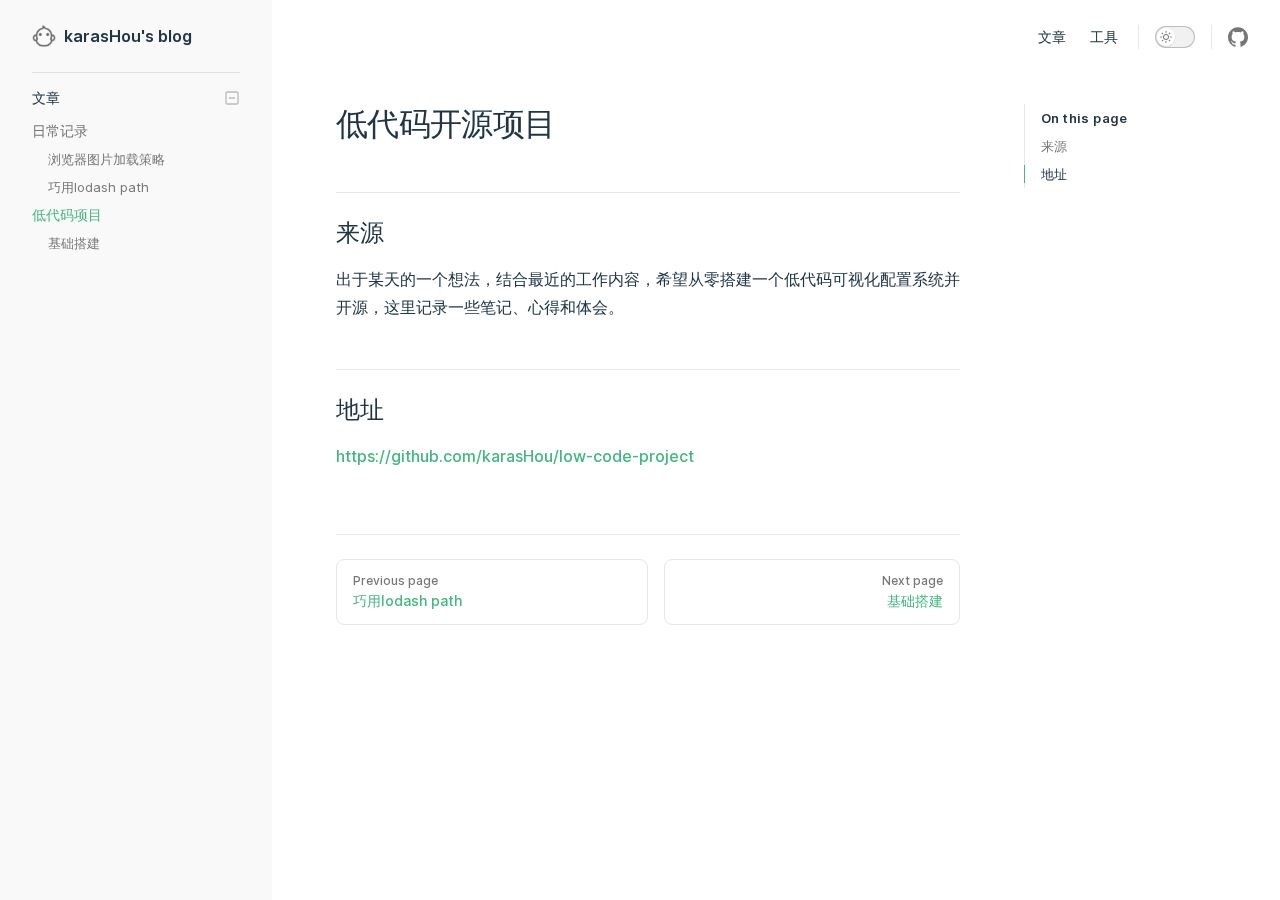
<file: document/articles/lowcodeproject/index.html>
<!DOCTYPE html>
<html lang="en-US">
  <head>
    <meta charset="utf-8">
    <meta name="viewport" content="width=device-width,initial-scale=1">
    <title>低代码开源项目 | karasHou's blog</title>
    <meta name="description" content="个人博客">
    <link rel="stylesheet" href="/assets/style.daf2c049.css">
    <link rel="modulepreload" href="/assets/app.aec2a9c4.js">
    <link rel="modulepreload" href="/assets/document_articles_lowcodeproject_index.md.4914a00c.lean.js">
    
    <link rel="icon" href="/猴子.ico">
  <script id="check-dark-light">(()=>{const e=localStorage.getItem("vitepress-theme-appearance"),a=window.matchMedia("(prefers-color-scheme: dark)").matches;(!e||e==="auto"?a:e==="dark")&&document.documentElement.classList.add("dark")})();</script>
  </head>
  <body>
    <div id="app"><div class="Layout" data-v-24ac132d><!--[--><!--]--><!--[--><span tabindex="-1" data-v-d0f5c7b5></span><a href="#VPContent" class="VPSkipLink visually-hidden" data-v-d0f5c7b5> Skip to content </a><!--]--><!----><header class="VPNav" data-v-24ac132d data-v-2eb988d4><div class="VPNavBar has-sidebar" data-v-2eb988d4 data-v-63b101e0><div class="container" data-v-63b101e0><div class="VPNavBarTitle has-sidebar" data-v-63b101e0 data-v-b6a6bc03><a class="title" href="/" data-v-b6a6bc03><!--[--><!--]--><!--[--><img class="VPImage logo" src="/猴子.ico" data-v-dc784e3f><!--]--><!--[-->karasHou&#39;s blog<!--]--><!--[--><!--]--></a></div><div class="content" data-v-63b101e0><!--[--><!--]--><!----><nav aria-labelledby="main-nav-aria-label" class="VPNavBarMenu menu" data-v-63b101e0 data-v-e9e170f3><span id="main-nav-aria-label" class="visually-hidden" data-v-e9e170f3>Main Navigation</span><!--[--><!--[--><a class="VPLink link VPNavBarMenuLink" href="/document/articles/index.html" data-v-e9e170f3 data-v-372c05f5 data-v-ad3b73e7><!--[-->文章<!--]--><!----></a><!--]--><!--[--><a class="VPLink link VPNavBarMenuLink" href="/document/resource/index.html" data-v-e9e170f3 data-v-372c05f5 data-v-ad3b73e7><!--[-->工具<!--]--><!----></a><!--]--><!--]--></nav><!----><div class="VPNavBarAppearance appearance" data-v-63b101e0 data-v-6a6d2e34><button class="VPSwitch VPSwitchAppearance" type="button" role="switch" aria-label="toggle dark mode" aria-checked="false" data-v-6a6d2e34 data-v-6a4389a9 data-v-ce73ca23><span class="check" data-v-ce73ca23><span class="icon" data-v-ce73ca23><!--[--><svg xmlns="http://www.w3.org/2000/svg" aria-hidden="true" focusable="false" viewbox="0 0 24 24" class="sun" data-v-6a4389a9><path d="M12,18c-3.3,0-6-2.7-6-6s2.7-6,6-6s6,2.7,6,6S15.3,18,12,18zM12,8c-2.2,0-4,1.8-4,4c0,2.2,1.8,4,4,4c2.2,0,4-1.8,4-4C16,9.8,14.2,8,12,8z"></path><path d="M12,4c-0.6,0-1-0.4-1-1V1c0-0.6,0.4-1,1-1s1,0.4,1,1v2C13,3.6,12.6,4,12,4z"></path><path d="M12,24c-0.6,0-1-0.4-1-1v-2c0-0.6,0.4-1,1-1s1,0.4,1,1v2C13,23.6,12.6,24,12,24z"></path><path d="M5.6,6.6c-0.3,0-0.5-0.1-0.7-0.3L3.5,4.9c-0.4-0.4-0.4-1,0-1.4s1-0.4,1.4,0l1.4,1.4c0.4,0.4,0.4,1,0,1.4C6.2,6.5,5.9,6.6,5.6,6.6z"></path><path d="M19.8,20.8c-0.3,0-0.5-0.1-0.7-0.3l-1.4-1.4c-0.4-0.4-0.4-1,0-1.4s1-0.4,1.4,0l1.4,1.4c0.4,0.4,0.4,1,0,1.4C20.3,20.7,20,20.8,19.8,20.8z"></path><path d="M3,13H1c-0.6,0-1-0.4-1-1s0.4-1,1-1h2c0.6,0,1,0.4,1,1S3.6,13,3,13z"></path><path d="M23,13h-2c-0.6,0-1-0.4-1-1s0.4-1,1-1h2c0.6,0,1,0.4,1,1S23.6,13,23,13z"></path><path d="M4.2,20.8c-0.3,0-0.5-0.1-0.7-0.3c-0.4-0.4-0.4-1,0-1.4l1.4-1.4c0.4-0.4,1-0.4,1.4,0s0.4,1,0,1.4l-1.4,1.4C4.7,20.7,4.5,20.8,4.2,20.8z"></path><path d="M18.4,6.6c-0.3,0-0.5-0.1-0.7-0.3c-0.4-0.4-0.4-1,0-1.4l1.4-1.4c0.4-0.4,1-0.4,1.4,0s0.4,1,0,1.4l-1.4,1.4C18.9,6.5,18.6,6.6,18.4,6.6z"></path></svg><svg xmlns="http://www.w3.org/2000/svg" aria-hidden="true" focusable="false" viewbox="0 0 24 24" class="moon" data-v-6a4389a9><path d="M12.1,22c-0.3,0-0.6,0-0.9,0c-5.5-0.5-9.5-5.4-9-10.9c0.4-4.8,4.2-8.6,9-9c0.4,0,0.8,0.2,1,0.5c0.2,0.3,0.2,0.8-0.1,1.1c-2,2.7-1.4,6.4,1.3,8.4c2.1,1.6,5,1.6,7.1,0c0.3-0.2,0.7-0.3,1.1-0.1c0.3,0.2,0.5,0.6,0.5,1c-0.2,2.7-1.5,5.1-3.6,6.8C16.6,21.2,14.4,22,12.1,22zM9.3,4.4c-2.9,1-5,3.6-5.2,6.8c-0.4,4.4,2.8,8.3,7.2,8.7c2.1,0.2,4.2-0.4,5.8-1.8c1.1-0.9,1.9-2.1,2.4-3.4c-2.5,0.9-5.3,0.5-7.5-1.1C9.2,11.4,8.1,7.7,9.3,4.4z"></path></svg><!--]--></span></span></button></div><div class="VPSocialLinks VPNavBarSocialLinks social-links" data-v-63b101e0 data-v-bee36c00 data-v-9ee45093><!--[--><a class="VPSocialLink" href="https://github.com/karasHou" target="_blank" rel="noopener" data-v-9ee45093 data-v-3e0b4fac><svg role="img" viewBox="0 0 24 24" xmlns="http://www.w3.org/2000/svg"><title>GitHub</title><path d="M12 .297c-6.63 0-12 5.373-12 12 0 5.303 3.438 9.8 8.205 11.385.6.113.82-.258.82-.577 0-.285-.01-1.04-.015-2.04-3.338.724-4.042-1.61-4.042-1.61C4.422 18.07 3.633 17.7 3.633 17.7c-1.087-.744.084-.729.084-.729 1.205.084 1.838 1.236 1.838 1.236 1.07 1.835 2.809 1.305 3.495.998.108-.776.417-1.305.76-1.605-2.665-.3-5.466-1.332-5.466-5.93 0-1.31.465-2.38 1.235-3.22-.135-.303-.54-1.523.105-3.176 0 0 1.005-.322 3.3 1.23.96-.267 1.98-.399 3-.405 1.02.006 2.04.138 3 .405 2.28-1.552 3.285-1.23 3.285-1.23.645 1.653.24 2.873.12 3.176.765.84 1.23 1.91 1.23 3.22 0 4.61-2.805 5.625-5.475 5.92.42.36.81 1.096.81 2.22 0 1.606-.015 2.896-.015 3.286 0 .315.21.69.825.57C20.565 22.092 24 17.592 24 12.297c0-6.627-5.373-12-12-12"/></svg></a><!--]--></div><div class="VPFlyout VPNavBarExtra extra" data-v-63b101e0 data-v-fd3f8b74 data-v-2144091d><button type="button" class="button" aria-haspopup="true" aria-expanded="false" aria-label="extra navigation" data-v-2144091d><svg xmlns="http://www.w3.org/2000/svg" aria-hidden="true" focusable="false" viewbox="0 0 24 24" class="icon" data-v-2144091d><circle cx="12" cy="12" r="2"></circle><circle cx="19" cy="12" r="2"></circle><circle cx="5" cy="12" r="2"></circle></svg></button><div class="menu" data-v-2144091d><div class="VPMenu" data-v-2144091d data-v-643454b3><!----><!--[--><!--[--><!----><div class="group" data-v-fd3f8b74><div class="item appearance" data-v-fd3f8b74><p class="label" data-v-fd3f8b74>Appearance</p><div class="appearance-action" data-v-fd3f8b74><button class="VPSwitch VPSwitchAppearance" type="button" role="switch" aria-label="toggle dark mode" aria-checked="false" data-v-fd3f8b74 data-v-6a4389a9 data-v-ce73ca23><span class="check" data-v-ce73ca23><span class="icon" data-v-ce73ca23><!--[--><svg xmlns="http://www.w3.org/2000/svg" aria-hidden="true" focusable="false" viewbox="0 0 24 24" class="sun" data-v-6a4389a9><path d="M12,18c-3.3,0-6-2.7-6-6s2.7-6,6-6s6,2.7,6,6S15.3,18,12,18zM12,8c-2.2,0-4,1.8-4,4c0,2.2,1.8,4,4,4c2.2,0,4-1.8,4-4C16,9.8,14.2,8,12,8z"></path><path d="M12,4c-0.6,0-1-0.4-1-1V1c0-0.6,0.4-1,1-1s1,0.4,1,1v2C13,3.6,12.6,4,12,4z"></path><path d="M12,24c-0.6,0-1-0.4-1-1v-2c0-0.6,0.4-1,1-1s1,0.4,1,1v2C13,23.6,12.6,24,12,24z"></path><path d="M5.6,6.6c-0.3,0-0.5-0.1-0.7-0.3L3.5,4.9c-0.4-0.4-0.4-1,0-1.4s1-0.4,1.4,0l1.4,1.4c0.4,0.4,0.4,1,0,1.4C6.2,6.5,5.9,6.6,5.6,6.6z"></path><path d="M19.8,20.8c-0.3,0-0.5-0.1-0.7-0.3l-1.4-1.4c-0.4-0.4-0.4-1,0-1.4s1-0.4,1.4,0l1.4,1.4c0.4,0.4,0.4,1,0,1.4C20.3,20.7,20,20.8,19.8,20.8z"></path><path d="M3,13H1c-0.6,0-1-0.4-1-1s0.4-1,1-1h2c0.6,0,1,0.4,1,1S3.6,13,3,13z"></path><path d="M23,13h-2c-0.6,0-1-0.4-1-1s0.4-1,1-1h2c0.6,0,1,0.4,1,1S23.6,13,23,13z"></path><path d="M4.2,20.8c-0.3,0-0.5-0.1-0.7-0.3c-0.4-0.4-0.4-1,0-1.4l1.4-1.4c0.4-0.4,1-0.4,1.4,0s0.4,1,0,1.4l-1.4,1.4C4.7,20.7,4.5,20.8,4.2,20.8z"></path><path d="M18.4,6.6c-0.3,0-0.5-0.1-0.7-0.3c-0.4-0.4-0.4-1,0-1.4l1.4-1.4c0.4-0.4,1-0.4,1.4,0s0.4,1,0,1.4l-1.4,1.4C18.9,6.5,18.6,6.6,18.4,6.6z"></path></svg><svg xmlns="http://www.w3.org/2000/svg" aria-hidden="true" focusable="false" viewbox="0 0 24 24" class="moon" data-v-6a4389a9><path d="M12.1,22c-0.3,0-0.6,0-0.9,0c-5.5-0.5-9.5-5.4-9-10.9c0.4-4.8,4.2-8.6,9-9c0.4,0,0.8,0.2,1,0.5c0.2,0.3,0.2,0.8-0.1,1.1c-2,2.7-1.4,6.4,1.3,8.4c2.1,1.6,5,1.6,7.1,0c0.3-0.2,0.7-0.3,1.1-0.1c0.3,0.2,0.5,0.6,0.5,1c-0.2,2.7-1.5,5.1-3.6,6.8C16.6,21.2,14.4,22,12.1,22zM9.3,4.4c-2.9,1-5,3.6-5.2,6.8c-0.4,4.4,2.8,8.3,7.2,8.7c2.1,0.2,4.2-0.4,5.8-1.8c1.1-0.9,1.9-2.1,2.4-3.4c-2.5,0.9-5.3,0.5-7.5-1.1C9.2,11.4,8.1,7.7,9.3,4.4z"></path></svg><!--]--></span></span></button></div></div></div><div class="group" data-v-fd3f8b74><div class="item social-links" data-v-fd3f8b74><div class="VPSocialLinks social-links-list" data-v-fd3f8b74 data-v-9ee45093><!--[--><a class="VPSocialLink" href="https://github.com/karasHou" target="_blank" rel="noopener" data-v-9ee45093 data-v-3e0b4fac><svg role="img" viewBox="0 0 24 24" xmlns="http://www.w3.org/2000/svg"><title>GitHub</title><path d="M12 .297c-6.63 0-12 5.373-12 12 0 5.303 3.438 9.8 8.205 11.385.6.113.82-.258.82-.577 0-.285-.01-1.04-.015-2.04-3.338.724-4.042-1.61-4.042-1.61C4.422 18.07 3.633 17.7 3.633 17.7c-1.087-.744.084-.729.084-.729 1.205.084 1.838 1.236 1.838 1.236 1.07 1.835 2.809 1.305 3.495.998.108-.776.417-1.305.76-1.605-2.665-.3-5.466-1.332-5.466-5.93 0-1.31.465-2.38 1.235-3.22-.135-.303-.54-1.523.105-3.176 0 0 1.005-.322 3.3 1.23.96-.267 1.98-.399 3-.405 1.02.006 2.04.138 3 .405 2.28-1.552 3.285-1.23 3.285-1.23.645 1.653.24 2.873.12 3.176.765.84 1.23 1.91 1.23 3.22 0 4.61-2.805 5.625-5.475 5.92.42.36.81 1.096.81 2.22 0 1.606-.015 2.896-.015 3.286 0 .315.21.69.825.57C20.565 22.092 24 17.592 24 12.297c0-6.627-5.373-12-12-12"/></svg></a><!--]--></div></div></div><!--]--><!--]--></div></div></div><!--[--><!--]--><button type="button" class="VPNavBarHamburger hamburger" aria-label="mobile navigation" aria-expanded="false" aria-controls="VPNavScreen" data-v-63b101e0 data-v-2a12d51c><span class="container" data-v-2a12d51c><span class="top" data-v-2a12d51c></span><span class="middle" data-v-2a12d51c></span><span class="bottom" data-v-2a12d51c></span></span></button></div></div></div><!----></header><div class="VPLocalNav" data-v-24ac132d data-v-f7e7ac90><button class="menu" aria-expanded="false" aria-controls="VPSidebarNav" data-v-f7e7ac90><svg xmlns="http://www.w3.org/2000/svg" aria-hidden="true" focusable="false" viewbox="0 0 24 24" class="menu-icon" data-v-f7e7ac90><path d="M17,11H3c-0.6,0-1-0.4-1-1s0.4-1,1-1h14c0.6,0,1,0.4,1,1S17.6,11,17,11z"></path><path d="M21,7H3C2.4,7,2,6.6,2,6s0.4-1,1-1h18c0.6,0,1,0.4,1,1S21.6,7,21,7z"></path><path d="M21,15H3c-0.6,0-1-0.4-1-1s0.4-1,1-1h18c0.6,0,1,0.4,1,1S21.6,15,21,15z"></path><path d="M17,19H3c-0.6,0-1-0.4-1-1s0.4-1,1-1h14c0.6,0,1,0.4,1,1S17.6,19,17,19z"></path></svg><span class="menu-text" data-v-f7e7ac90>Menu</span></button><a class="top-link" href="#" data-v-f7e7ac90> Return to top </a></div><aside class="VPSidebar" data-v-24ac132d data-v-58bf3b73><nav class="nav" id="VPSidebarNav" aria-labelledby="sidebar-aria-label" tabindex="-1" data-v-58bf3b73><span class="visually-hidden" id="sidebar-aria-label" data-v-58bf3b73> Sidebar Navigation </span><!--[--><div class="group" data-v-58bf3b73><section class="VPSidebarGroup collapsible" data-v-58bf3b73 data-v-fe0cc297><div class="title" role="button" data-v-fe0cc297><h2 class="title-text" data-v-fe0cc297>文章</h2><div class="action" data-v-fe0cc297><svg xmlns="http://www.w3.org/2000/svg" xmlns:xlink="http://www.w3.org/1999/xlink" viewbox="0 0 24 24" class="icon minus" data-v-fe0cc297><path d="M19,2H5C3.3,2,2,3.3,2,5v14c0,1.7,1.3,3,3,3h14c1.7,0,3-1.3,3-3V5C22,3.3,20.7,2,19,2zM20,19c0,0.6-0.4,1-1,1H5c-0.6,0-1-0.4-1-1V5c0-0.6,0.4-1,1-1h14c0.6,0,1,0.4,1,1V19z"></path><path d="M16,11H8c-0.6,0-1,0.4-1,1s0.4,1,1,1h8c0.6,0,1-0.4,1-1S16.6,11,16,11z"></path></svg><svg version="1.1" xmlns="http://www.w3.org/2000/svg" viewbox="0 0 24 24" class="icon plus" data-v-fe0cc297><path d="M19,2H5C3.3,2,2,3.3,2,5v14c0,1.7,1.3,3,3,3h14c1.7,0,3-1.3,3-3V5C22,3.3,20.7,2,19,2z M20,19c0,0.6-0.4,1-1,1H5c-0.6,0-1-0.4-1-1V5c0-0.6,0.4-1,1-1h14c0.6,0,1,0.4,1,1V19z"></path><path d="M16,11h-3V8c0-0.6-0.4-1-1-1s-1,0.4-1,1v3H8c-0.6,0-1,0.4-1,1s0.4,1,1,1h3v3c0,0.6,0.4,1,1,1s1-0.4,1-1v-3h3c0.6,0,1-0.4,1-1S16.6,11,16,11z"></path></svg></div></div><div class="items" data-v-fe0cc297><!--[--><!--[--><a class="VPLink link link" href="/document/articles/other.html" style="padding-left:0px;" data-v-b4205769 data-v-ad3b73e7><!--[--><span class="link-text" data-v-b4205769>日常记录</span><!--]--><!----></a><!--[--><!--[--><a class="VPLink link link" href="/document/articles/other/imageLoad.html" style="padding-left:16px;" data-v-b4205769 data-v-ad3b73e7><!--[--><span class="link-text light" data-v-b4205769>浏览器图片加载策略</span><!--]--><!----></a><!----><!--]--><!--[--><a class="VPLink link link" href="/document/articles/other/lodashPath.html" style="padding-left:16px;" data-v-b4205769 data-v-ad3b73e7><!--[--><span class="link-text light" data-v-b4205769>巧用lodash path</span><!--]--><!----></a><!----><!--]--><!--]--><!--]--><!--[--><a class="VPLink link link active" href="/document/articles/lowcodeproject/" style="padding-left:0px;" data-v-b4205769 data-v-ad3b73e7><!--[--><span class="link-text" data-v-b4205769>低代码项目</span><!--]--><!----></a><!--[--><!--[--><a class="VPLink link link" href="/document/articles/lowcodeproject/%E5%9F%BA%E7%A1%80%E6%90%AD%E5%BB%BA.html" style="padding-left:16px;" data-v-b4205769 data-v-ad3b73e7><!--[--><span class="link-text light" data-v-b4205769>基础搭建</span><!--]--><!----></a><!----><!--]--><!--]--><!--]--><!--]--></div></section></div><!--]--></nav></aside><div class="VPContent has-sidebar" id="VPContent" data-v-24ac132d data-v-fc56505f><div class="VPDoc has-sidebar has-aside" data-v-fc56505f data-v-99814ba0><div class="container" data-v-99814ba0><div class="aside" data-v-99814ba0><div class="aside-curtain" data-v-99814ba0></div><div class="aside-container" data-v-99814ba0><div class="aside-content" data-v-99814ba0><div class="VPDocAside" data-v-99814ba0 data-v-3c31056b><!--[--><!--]--><!--[--><!--]--><div class="VPDocAsideOutline" data-v-3c31056b data-v-4b6919e2><div class="content" data-v-4b6919e2><div class="outline-marker" data-v-4b6919e2></div><div class="outline-title" data-v-4b6919e2>On this page</div><nav aria-labelledby="doc-outline-aria-label" data-v-4b6919e2><span class="visually-hidden" id="doc-outline-aria-label" data-v-4b6919e2> Table of Contents for current page </span><ul class="root" data-v-4b6919e2 data-v-27f8d7d7><!--[--><!--]--></ul></nav></div></div><!--[--><!--]--><div class="spacer" data-v-3c31056b></div><!--[--><!--]--><!----><!--[--><!--]--><!--[--><!--]--></div></div></div></div><div class="content" data-v-99814ba0><div class="content-container" data-v-99814ba0><!--[--><!--]--><main class="main" data-v-99814ba0><div style="position:relative;" class="vp-doc _document_articles_lowcodeproject_index" data-v-99814ba0><div><h1 id="低代码开源项目" tabindex="-1">低代码开源项目 <a class="header-anchor" href="#低代码开源项目" aria-hidden="true">#</a></h1><h2 id="来源" tabindex="-1">来源 <a class="header-anchor" href="#来源" aria-hidden="true">#</a></h2><p>出于某天的一个想法，结合最近的工作内容，希望从零搭建一个低代码可视化配置系统并开源，这里记录一些笔记、心得和体会。</p><h2 id="地址" tabindex="-1">地址 <a class="header-anchor" href="#地址" aria-hidden="true">#</a></h2><p><a href="https://github.com/karasHou/low-code-project" target="_blank" rel="noreferrer">https://github.com/karasHou/low-code-project</a></p></div></div></main><!--[--><!--]--><footer class="VPDocFooter" data-v-99814ba0 data-v-62474656><!----><div class="prev-next" data-v-62474656><div class="pager" data-v-62474656><a class="pager-link prev" href="/document/articles/other/lodashPath.html" data-v-62474656><span class="desc" data-v-62474656>Previous page</span><span class="title" data-v-62474656>巧用lodash path</span></a></div><div class="has-prev pager" data-v-62474656><a class="pager-link next" href="/document/articles/lowcodeproject/%E5%9F%BA%E7%A1%80%E6%90%AD%E5%BB%BA.html" data-v-62474656><span class="desc" data-v-62474656>Next page</span><span class="title" data-v-62474656>基础搭建</span></a></div></div></footer><!--[--><!--]--></div></div></div></div></div><!----><!--[--><!--]--></div></div>
    <script>__VP_HASH_MAP__ = JSON.parse("{\"document_articles_index.md\":\"1f82acfa\",\"document_articles_lowcodeproject_index.md\":\"4914a00c\",\"document_articles_lowcodeproject_基础搭建.md\":\"2da0081e\",\"document_articles_other.md\":\"aa361809\",\"document_articles_other_imageload.md\":\"5c2fee1c\",\"document_articles_other_lodashpath.md\":\"1dcbc5c6\",\"document_resource_index.md\":\"91f3ddef\",\"index.md\":\"1c282ddd\"}")</script>
    <script type="module" async src="/assets/app.aec2a9c4.js"></script>
    
  </body>
</html>
</file>
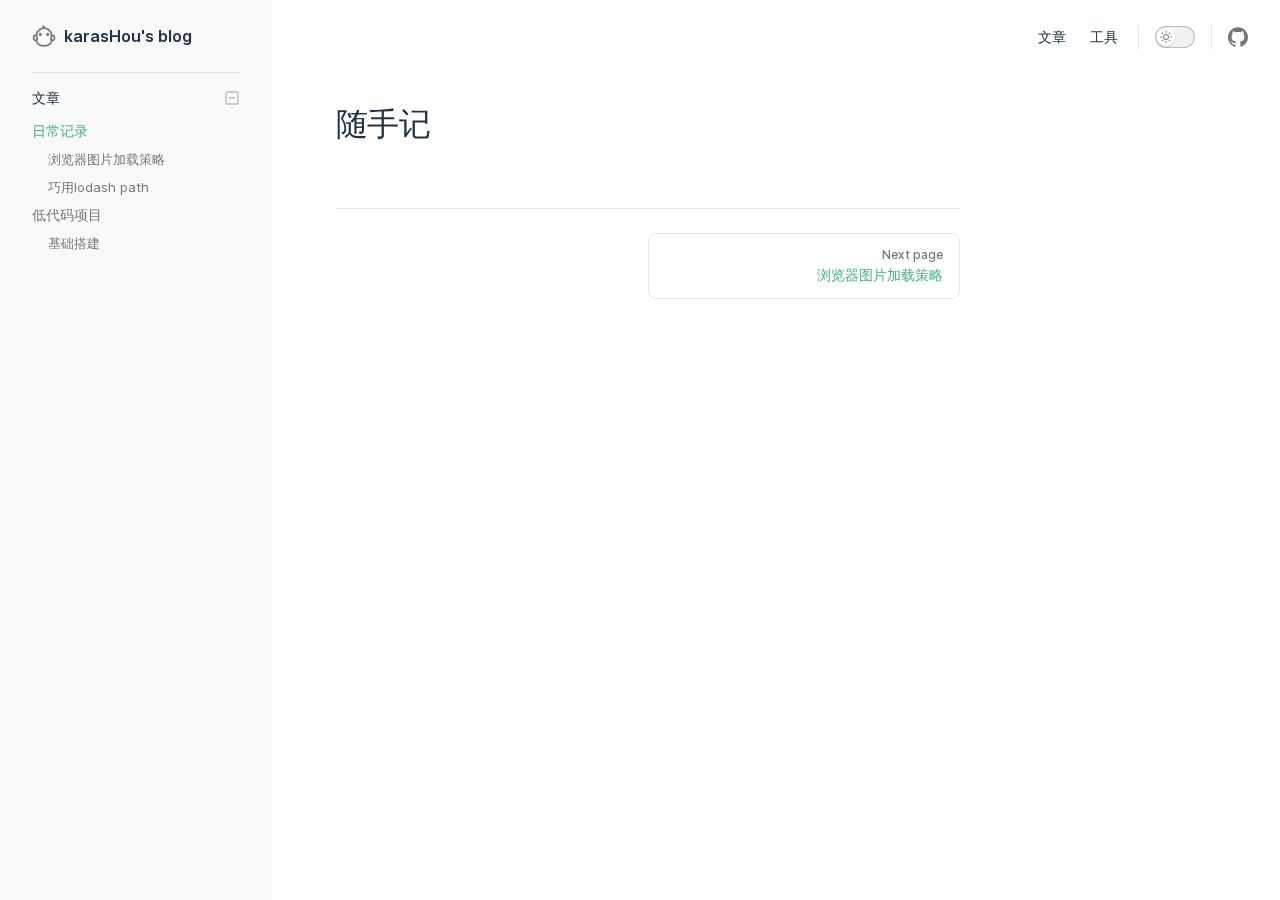
<file: document/articles/other.html>
<!DOCTYPE html>
<html lang="en-US">
  <head>
    <meta charset="utf-8">
    <meta name="viewport" content="width=device-width,initial-scale=1">
    <title>随手记 | karasHou's blog</title>
    <meta name="description" content="个人博客">
    <link rel="stylesheet" href="/assets/style.daf2c049.css">
    <link rel="modulepreload" href="/assets/app.aec2a9c4.js">
    <link rel="modulepreload" href="/assets/document_articles_other.md.aa361809.lean.js">
    
    <link rel="icon" href="/猴子.ico">
  <script id="check-dark-light">(()=>{const e=localStorage.getItem("vitepress-theme-appearance"),a=window.matchMedia("(prefers-color-scheme: dark)").matches;(!e||e==="auto"?a:e==="dark")&&document.documentElement.classList.add("dark")})();</script>
  </head>
  <body>
    <div id="app"><div class="Layout" data-v-24ac132d><!--[--><!--]--><!--[--><span tabindex="-1" data-v-d0f5c7b5></span><a href="#VPContent" class="VPSkipLink visually-hidden" data-v-d0f5c7b5> Skip to content </a><!--]--><!----><header class="VPNav" data-v-24ac132d data-v-2eb988d4><div class="VPNavBar has-sidebar" data-v-2eb988d4 data-v-63b101e0><div class="container" data-v-63b101e0><div class="VPNavBarTitle has-sidebar" data-v-63b101e0 data-v-b6a6bc03><a class="title" href="/" data-v-b6a6bc03><!--[--><!--]--><!--[--><img class="VPImage logo" src="/猴子.ico" data-v-dc784e3f><!--]--><!--[-->karasHou&#39;s blog<!--]--><!--[--><!--]--></a></div><div class="content" data-v-63b101e0><!--[--><!--]--><!----><nav aria-labelledby="main-nav-aria-label" class="VPNavBarMenu menu" data-v-63b101e0 data-v-e9e170f3><span id="main-nav-aria-label" class="visually-hidden" data-v-e9e170f3>Main Navigation</span><!--[--><!--[--><a class="VPLink link VPNavBarMenuLink" href="/document/articles/index.html" data-v-e9e170f3 data-v-372c05f5 data-v-ad3b73e7><!--[-->文章<!--]--><!----></a><!--]--><!--[--><a class="VPLink link VPNavBarMenuLink" href="/document/resource/index.html" data-v-e9e170f3 data-v-372c05f5 data-v-ad3b73e7><!--[-->工具<!--]--><!----></a><!--]--><!--]--></nav><!----><div class="VPNavBarAppearance appearance" data-v-63b101e0 data-v-6a6d2e34><button class="VPSwitch VPSwitchAppearance" type="button" role="switch" aria-label="toggle dark mode" aria-checked="false" data-v-6a6d2e34 data-v-6a4389a9 data-v-ce73ca23><span class="check" data-v-ce73ca23><span class="icon" data-v-ce73ca23><!--[--><svg xmlns="http://www.w3.org/2000/svg" aria-hidden="true" focusable="false" viewbox="0 0 24 24" class="sun" data-v-6a4389a9><path d="M12,18c-3.3,0-6-2.7-6-6s2.7-6,6-6s6,2.7,6,6S15.3,18,12,18zM12,8c-2.2,0-4,1.8-4,4c0,2.2,1.8,4,4,4c2.2,0,4-1.8,4-4C16,9.8,14.2,8,12,8z"></path><path d="M12,4c-0.6,0-1-0.4-1-1V1c0-0.6,0.4-1,1-1s1,0.4,1,1v2C13,3.6,12.6,4,12,4z"></path><path d="M12,24c-0.6,0-1-0.4-1-1v-2c0-0.6,0.4-1,1-1s1,0.4,1,1v2C13,23.6,12.6,24,12,24z"></path><path d="M5.6,6.6c-0.3,0-0.5-0.1-0.7-0.3L3.5,4.9c-0.4-0.4-0.4-1,0-1.4s1-0.4,1.4,0l1.4,1.4c0.4,0.4,0.4,1,0,1.4C6.2,6.5,5.9,6.6,5.6,6.6z"></path><path d="M19.8,20.8c-0.3,0-0.5-0.1-0.7-0.3l-1.4-1.4c-0.4-0.4-0.4-1,0-1.4s1-0.4,1.4,0l1.4,1.4c0.4,0.4,0.4,1,0,1.4C20.3,20.7,20,20.8,19.8,20.8z"></path><path d="M3,13H1c-0.6,0-1-0.4-1-1s0.4-1,1-1h2c0.6,0,1,0.4,1,1S3.6,13,3,13z"></path><path d="M23,13h-2c-0.6,0-1-0.4-1-1s0.4-1,1-1h2c0.6,0,1,0.4,1,1S23.6,13,23,13z"></path><path d="M4.2,20.8c-0.3,0-0.5-0.1-0.7-0.3c-0.4-0.4-0.4-1,0-1.4l1.4-1.4c0.4-0.4,1-0.4,1.4,0s0.4,1,0,1.4l-1.4,1.4C4.7,20.7,4.5,20.8,4.2,20.8z"></path><path d="M18.4,6.6c-0.3,0-0.5-0.1-0.7-0.3c-0.4-0.4-0.4-1,0-1.4l1.4-1.4c0.4-0.4,1-0.4,1.4,0s0.4,1,0,1.4l-1.4,1.4C18.9,6.5,18.6,6.6,18.4,6.6z"></path></svg><svg xmlns="http://www.w3.org/2000/svg" aria-hidden="true" focusable="false" viewbox="0 0 24 24" class="moon" data-v-6a4389a9><path d="M12.1,22c-0.3,0-0.6,0-0.9,0c-5.5-0.5-9.5-5.4-9-10.9c0.4-4.8,4.2-8.6,9-9c0.4,0,0.8,0.2,1,0.5c0.2,0.3,0.2,0.8-0.1,1.1c-2,2.7-1.4,6.4,1.3,8.4c2.1,1.6,5,1.6,7.1,0c0.3-0.2,0.7-0.3,1.1-0.1c0.3,0.2,0.5,0.6,0.5,1c-0.2,2.7-1.5,5.1-3.6,6.8C16.6,21.2,14.4,22,12.1,22zM9.3,4.4c-2.9,1-5,3.6-5.2,6.8c-0.4,4.4,2.8,8.3,7.2,8.7c2.1,0.2,4.2-0.4,5.8-1.8c1.1-0.9,1.9-2.1,2.4-3.4c-2.5,0.9-5.3,0.5-7.5-1.1C9.2,11.4,8.1,7.7,9.3,4.4z"></path></svg><!--]--></span></span></button></div><div class="VPSocialLinks VPNavBarSocialLinks social-links" data-v-63b101e0 data-v-bee36c00 data-v-9ee45093><!--[--><a class="VPSocialLink" href="https://github.com/karasHou" target="_blank" rel="noopener" data-v-9ee45093 data-v-3e0b4fac><svg role="img" viewBox="0 0 24 24" xmlns="http://www.w3.org/2000/svg"><title>GitHub</title><path d="M12 .297c-6.63 0-12 5.373-12 12 0 5.303 3.438 9.8 8.205 11.385.6.113.82-.258.82-.577 0-.285-.01-1.04-.015-2.04-3.338.724-4.042-1.61-4.042-1.61C4.422 18.07 3.633 17.7 3.633 17.7c-1.087-.744.084-.729.084-.729 1.205.084 1.838 1.236 1.838 1.236 1.07 1.835 2.809 1.305 3.495.998.108-.776.417-1.305.76-1.605-2.665-.3-5.466-1.332-5.466-5.93 0-1.31.465-2.38 1.235-3.22-.135-.303-.54-1.523.105-3.176 0 0 1.005-.322 3.3 1.23.96-.267 1.98-.399 3-.405 1.02.006 2.04.138 3 .405 2.28-1.552 3.285-1.23 3.285-1.23.645 1.653.24 2.873.12 3.176.765.84 1.23 1.91 1.23 3.22 0 4.61-2.805 5.625-5.475 5.92.42.36.81 1.096.81 2.22 0 1.606-.015 2.896-.015 3.286 0 .315.21.69.825.57C20.565 22.092 24 17.592 24 12.297c0-6.627-5.373-12-12-12"/></svg></a><!--]--></div><div class="VPFlyout VPNavBarExtra extra" data-v-63b101e0 data-v-fd3f8b74 data-v-2144091d><button type="button" class="button" aria-haspopup="true" aria-expanded="false" aria-label="extra navigation" data-v-2144091d><svg xmlns="http://www.w3.org/2000/svg" aria-hidden="true" focusable="false" viewbox="0 0 24 24" class="icon" data-v-2144091d><circle cx="12" cy="12" r="2"></circle><circle cx="19" cy="12" r="2"></circle><circle cx="5" cy="12" r="2"></circle></svg></button><div class="menu" data-v-2144091d><div class="VPMenu" data-v-2144091d data-v-643454b3><!----><!--[--><!--[--><!----><div class="group" data-v-fd3f8b74><div class="item appearance" data-v-fd3f8b74><p class="label" data-v-fd3f8b74>Appearance</p><div class="appearance-action" data-v-fd3f8b74><button class="VPSwitch VPSwitchAppearance" type="button" role="switch" aria-label="toggle dark mode" aria-checked="false" data-v-fd3f8b74 data-v-6a4389a9 data-v-ce73ca23><span class="check" data-v-ce73ca23><span class="icon" data-v-ce73ca23><!--[--><svg xmlns="http://www.w3.org/2000/svg" aria-hidden="true" focusable="false" viewbox="0 0 24 24" class="sun" data-v-6a4389a9><path d="M12,18c-3.3,0-6-2.7-6-6s2.7-6,6-6s6,2.7,6,6S15.3,18,12,18zM12,8c-2.2,0-4,1.8-4,4c0,2.2,1.8,4,4,4c2.2,0,4-1.8,4-4C16,9.8,14.2,8,12,8z"></path><path d="M12,4c-0.6,0-1-0.4-1-1V1c0-0.6,0.4-1,1-1s1,0.4,1,1v2C13,3.6,12.6,4,12,4z"></path><path d="M12,24c-0.6,0-1-0.4-1-1v-2c0-0.6,0.4-1,1-1s1,0.4,1,1v2C13,23.6,12.6,24,12,24z"></path><path d="M5.6,6.6c-0.3,0-0.5-0.1-0.7-0.3L3.5,4.9c-0.4-0.4-0.4-1,0-1.4s1-0.4,1.4,0l1.4,1.4c0.4,0.4,0.4,1,0,1.4C6.2,6.5,5.9,6.6,5.6,6.6z"></path><path d="M19.8,20.8c-0.3,0-0.5-0.1-0.7-0.3l-1.4-1.4c-0.4-0.4-0.4-1,0-1.4s1-0.4,1.4,0l1.4,1.4c0.4,0.4,0.4,1,0,1.4C20.3,20.7,20,20.8,19.8,20.8z"></path><path d="M3,13H1c-0.6,0-1-0.4-1-1s0.4-1,1-1h2c0.6,0,1,0.4,1,1S3.6,13,3,13z"></path><path d="M23,13h-2c-0.6,0-1-0.4-1-1s0.4-1,1-1h2c0.6,0,1,0.4,1,1S23.6,13,23,13z"></path><path d="M4.2,20.8c-0.3,0-0.5-0.1-0.7-0.3c-0.4-0.4-0.4-1,0-1.4l1.4-1.4c0.4-0.4,1-0.4,1.4,0s0.4,1,0,1.4l-1.4,1.4C4.7,20.7,4.5,20.8,4.2,20.8z"></path><path d="M18.4,6.6c-0.3,0-0.5-0.1-0.7-0.3c-0.4-0.4-0.4-1,0-1.4l1.4-1.4c0.4-0.4,1-0.4,1.4,0s0.4,1,0,1.4l-1.4,1.4C18.9,6.5,18.6,6.6,18.4,6.6z"></path></svg><svg xmlns="http://www.w3.org/2000/svg" aria-hidden="true" focusable="false" viewbox="0 0 24 24" class="moon" data-v-6a4389a9><path d="M12.1,22c-0.3,0-0.6,0-0.9,0c-5.5-0.5-9.5-5.4-9-10.9c0.4-4.8,4.2-8.6,9-9c0.4,0,0.8,0.2,1,0.5c0.2,0.3,0.2,0.8-0.1,1.1c-2,2.7-1.4,6.4,1.3,8.4c2.1,1.6,5,1.6,7.1,0c0.3-0.2,0.7-0.3,1.1-0.1c0.3,0.2,0.5,0.6,0.5,1c-0.2,2.7-1.5,5.1-3.6,6.8C16.6,21.2,14.4,22,12.1,22zM9.3,4.4c-2.9,1-5,3.6-5.2,6.8c-0.4,4.4,2.8,8.3,7.2,8.7c2.1,0.2,4.2-0.4,5.8-1.8c1.1-0.9,1.9-2.1,2.4-3.4c-2.5,0.9-5.3,0.5-7.5-1.1C9.2,11.4,8.1,7.7,9.3,4.4z"></path></svg><!--]--></span></span></button></div></div></div><div class="group" data-v-fd3f8b74><div class="item social-links" data-v-fd3f8b74><div class="VPSocialLinks social-links-list" data-v-fd3f8b74 data-v-9ee45093><!--[--><a class="VPSocialLink" href="https://github.com/karasHou" target="_blank" rel="noopener" data-v-9ee45093 data-v-3e0b4fac><svg role="img" viewBox="0 0 24 24" xmlns="http://www.w3.org/2000/svg"><title>GitHub</title><path d="M12 .297c-6.63 0-12 5.373-12 12 0 5.303 3.438 9.8 8.205 11.385.6.113.82-.258.82-.577 0-.285-.01-1.04-.015-2.04-3.338.724-4.042-1.61-4.042-1.61C4.422 18.07 3.633 17.7 3.633 17.7c-1.087-.744.084-.729.084-.729 1.205.084 1.838 1.236 1.838 1.236 1.07 1.835 2.809 1.305 3.495.998.108-.776.417-1.305.76-1.605-2.665-.3-5.466-1.332-5.466-5.93 0-1.31.465-2.38 1.235-3.22-.135-.303-.54-1.523.105-3.176 0 0 1.005-.322 3.3 1.23.96-.267 1.98-.399 3-.405 1.02.006 2.04.138 3 .405 2.28-1.552 3.285-1.23 3.285-1.23.645 1.653.24 2.873.12 3.176.765.84 1.23 1.91 1.23 3.22 0 4.61-2.805 5.625-5.475 5.92.42.36.81 1.096.81 2.22 0 1.606-.015 2.896-.015 3.286 0 .315.21.69.825.57C20.565 22.092 24 17.592 24 12.297c0-6.627-5.373-12-12-12"/></svg></a><!--]--></div></div></div><!--]--><!--]--></div></div></div><!--[--><!--]--><button type="button" class="VPNavBarHamburger hamburger" aria-label="mobile navigation" aria-expanded="false" aria-controls="VPNavScreen" data-v-63b101e0 data-v-2a12d51c><span class="container" data-v-2a12d51c><span class="top" data-v-2a12d51c></span><span class="middle" data-v-2a12d51c></span><span class="bottom" data-v-2a12d51c></span></span></button></div></div></div><!----></header><div class="VPLocalNav" data-v-24ac132d data-v-f7e7ac90><button class="menu" aria-expanded="false" aria-controls="VPSidebarNav" data-v-f7e7ac90><svg xmlns="http://www.w3.org/2000/svg" aria-hidden="true" focusable="false" viewbox="0 0 24 24" class="menu-icon" data-v-f7e7ac90><path d="M17,11H3c-0.6,0-1-0.4-1-1s0.4-1,1-1h14c0.6,0,1,0.4,1,1S17.6,11,17,11z"></path><path d="M21,7H3C2.4,7,2,6.6,2,6s0.4-1,1-1h18c0.6,0,1,0.4,1,1S21.6,7,21,7z"></path><path d="M21,15H3c-0.6,0-1-0.4-1-1s0.4-1,1-1h18c0.6,0,1,0.4,1,1S21.6,15,21,15z"></path><path d="M17,19H3c-0.6,0-1-0.4-1-1s0.4-1,1-1h14c0.6,0,1,0.4,1,1S17.6,19,17,19z"></path></svg><span class="menu-text" data-v-f7e7ac90>Menu</span></button><a class="top-link" href="#" data-v-f7e7ac90> Return to top </a></div><aside class="VPSidebar" data-v-24ac132d data-v-58bf3b73><nav class="nav" id="VPSidebarNav" aria-labelledby="sidebar-aria-label" tabindex="-1" data-v-58bf3b73><span class="visually-hidden" id="sidebar-aria-label" data-v-58bf3b73> Sidebar Navigation </span><!--[--><div class="group" data-v-58bf3b73><section class="VPSidebarGroup collapsible" data-v-58bf3b73 data-v-fe0cc297><div class="title" role="button" data-v-fe0cc297><h2 class="title-text" data-v-fe0cc297>文章</h2><div class="action" data-v-fe0cc297><svg xmlns="http://www.w3.org/2000/svg" xmlns:xlink="http://www.w3.org/1999/xlink" viewbox="0 0 24 24" class="icon minus" data-v-fe0cc297><path d="M19,2H5C3.3,2,2,3.3,2,5v14c0,1.7,1.3,3,3,3h14c1.7,0,3-1.3,3-3V5C22,3.3,20.7,2,19,2zM20,19c0,0.6-0.4,1-1,1H5c-0.6,0-1-0.4-1-1V5c0-0.6,0.4-1,1-1h14c0.6,0,1,0.4,1,1V19z"></path><path d="M16,11H8c-0.6,0-1,0.4-1,1s0.4,1,1,1h8c0.6,0,1-0.4,1-1S16.6,11,16,11z"></path></svg><svg version="1.1" xmlns="http://www.w3.org/2000/svg" viewbox="0 0 24 24" class="icon plus" data-v-fe0cc297><path d="M19,2H5C3.3,2,2,3.3,2,5v14c0,1.7,1.3,3,3,3h14c1.7,0,3-1.3,3-3V5C22,3.3,20.7,2,19,2z M20,19c0,0.6-0.4,1-1,1H5c-0.6,0-1-0.4-1-1V5c0-0.6,0.4-1,1-1h14c0.6,0,1,0.4,1,1V19z"></path><path d="M16,11h-3V8c0-0.6-0.4-1-1-1s-1,0.4-1,1v3H8c-0.6,0-1,0.4-1,1s0.4,1,1,1h3v3c0,0.6,0.4,1,1,1s1-0.4,1-1v-3h3c0.6,0,1-0.4,1-1S16.6,11,16,11z"></path></svg></div></div><div class="items" data-v-fe0cc297><!--[--><!--[--><a class="VPLink link link active" href="/document/articles/other.html" style="padding-left:0px;" data-v-b4205769 data-v-ad3b73e7><!--[--><span class="link-text" data-v-b4205769>日常记录</span><!--]--><!----></a><!--[--><!--[--><a class="VPLink link link" href="/document/articles/other/imageLoad.html" style="padding-left:16px;" data-v-b4205769 data-v-ad3b73e7><!--[--><span class="link-text light" data-v-b4205769>浏览器图片加载策略</span><!--]--><!----></a><!----><!--]--><!--[--><a class="VPLink link link" href="/document/articles/other/lodashPath.html" style="padding-left:16px;" data-v-b4205769 data-v-ad3b73e7><!--[--><span class="link-text light" data-v-b4205769>巧用lodash path</span><!--]--><!----></a><!----><!--]--><!--]--><!--]--><!--[--><a class="VPLink link link" href="/document/articles/lowcodeproject/" style="padding-left:0px;" data-v-b4205769 data-v-ad3b73e7><!--[--><span class="link-text" data-v-b4205769>低代码项目</span><!--]--><!----></a><!--[--><!--[--><a class="VPLink link link" href="/document/articles/lowcodeproject/%E5%9F%BA%E7%A1%80%E6%90%AD%E5%BB%BA.html" style="padding-left:16px;" data-v-b4205769 data-v-ad3b73e7><!--[--><span class="link-text light" data-v-b4205769>基础搭建</span><!--]--><!----></a><!----><!--]--><!--]--><!--]--><!--]--></div></section></div><!--]--></nav></aside><div class="VPContent has-sidebar" id="VPContent" data-v-24ac132d data-v-fc56505f><div class="VPDoc has-sidebar has-aside" data-v-fc56505f data-v-99814ba0><div class="container" data-v-99814ba0><div class="aside" data-v-99814ba0><div class="aside-curtain" data-v-99814ba0></div><div class="aside-container" data-v-99814ba0><div class="aside-content" data-v-99814ba0><div class="VPDocAside" data-v-99814ba0 data-v-3c31056b><!--[--><!--]--><!--[--><!--]--><div class="VPDocAsideOutline" data-v-3c31056b data-v-4b6919e2><div class="content" data-v-4b6919e2><div class="outline-marker" data-v-4b6919e2></div><div class="outline-title" data-v-4b6919e2>On this page</div><nav aria-labelledby="doc-outline-aria-label" data-v-4b6919e2><span class="visually-hidden" id="doc-outline-aria-label" data-v-4b6919e2> Table of Contents for current page </span><ul class="root" data-v-4b6919e2 data-v-27f8d7d7><!--[--><!--]--></ul></nav></div></div><!--[--><!--]--><div class="spacer" data-v-3c31056b></div><!--[--><!--]--><!----><!--[--><!--]--><!--[--><!--]--></div></div></div></div><div class="content" data-v-99814ba0><div class="content-container" data-v-99814ba0><!--[--><!--]--><main class="main" data-v-99814ba0><div style="position:relative;" class="vp-doc _document_articles_other" data-v-99814ba0><div><h1 id="随手记" tabindex="-1">随手记 <a class="header-anchor" href="#随手记" aria-hidden="true">#</a></h1></div></div></main><!--[--><!--]--><footer class="VPDocFooter" data-v-99814ba0 data-v-62474656><!----><div class="prev-next" data-v-62474656><div class="pager" data-v-62474656><!----></div><div class="pager" data-v-62474656><a class="pager-link next" href="/document/articles/other/imageLoad.html" data-v-62474656><span class="desc" data-v-62474656>Next page</span><span class="title" data-v-62474656>浏览器图片加载策略</span></a></div></div></footer><!--[--><!--]--></div></div></div></div></div><!----><!--[--><!--]--></div></div>
    <script>__VP_HASH_MAP__ = JSON.parse("{\"document_articles_index.md\":\"1f82acfa\",\"document_articles_lowcodeproject_index.md\":\"4914a00c\",\"document_articles_lowcodeproject_基础搭建.md\":\"2da0081e\",\"document_articles_other.md\":\"aa361809\",\"document_articles_other_imageload.md\":\"5c2fee1c\",\"document_articles_other_lodashpath.md\":\"1dcbc5c6\",\"document_resource_index.md\":\"91f3ddef\",\"index.md\":\"1c282ddd\"}")</script>
    <script type="module" async src="/assets/app.aec2a9c4.js"></script>
    
  </body>
</html>
</file>
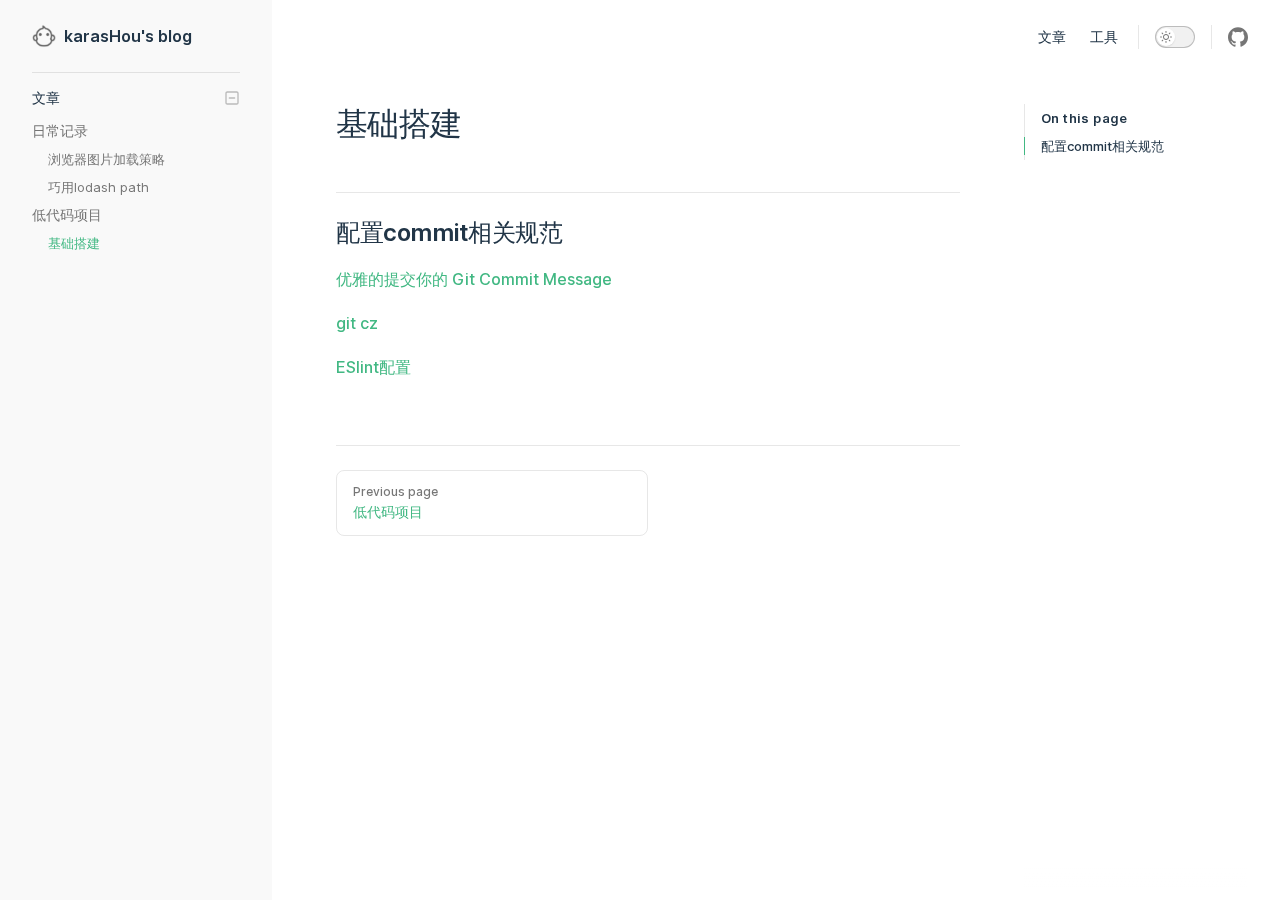
<file: document/articles/lowcodeproject/基础搭建.html>
<!DOCTYPE html>
<html lang="en-US">
  <head>
    <meta charset="utf-8">
    <meta name="viewport" content="width=device-width,initial-scale=1">
    <title>基础搭建 | karasHou's blog</title>
    <meta name="description" content="个人博客">
    <link rel="stylesheet" href="/assets/style.daf2c049.css">
    <link rel="modulepreload" href="/assets/app.aec2a9c4.js">
    <link rel="modulepreload" href="/assets/document_articles_lowcodeproject_基础搭建.md.2da0081e.lean.js">
    
    <link rel="icon" href="/猴子.ico">
  <script id="check-dark-light">(()=>{const e=localStorage.getItem("vitepress-theme-appearance"),a=window.matchMedia("(prefers-color-scheme: dark)").matches;(!e||e==="auto"?a:e==="dark")&&document.documentElement.classList.add("dark")})();</script>
  </head>
  <body>
    <div id="app"><div class="Layout" data-v-24ac132d><!--[--><!--]--><!--[--><span tabindex="-1" data-v-d0f5c7b5></span><a href="#VPContent" class="VPSkipLink visually-hidden" data-v-d0f5c7b5> Skip to content </a><!--]--><!----><header class="VPNav" data-v-24ac132d data-v-2eb988d4><div class="VPNavBar has-sidebar" data-v-2eb988d4 data-v-63b101e0><div class="container" data-v-63b101e0><div class="VPNavBarTitle has-sidebar" data-v-63b101e0 data-v-b6a6bc03><a class="title" href="/" data-v-b6a6bc03><!--[--><!--]--><!--[--><img class="VPImage logo" src="/猴子.ico" data-v-dc784e3f><!--]--><!--[-->karasHou&#39;s blog<!--]--><!--[--><!--]--></a></div><div class="content" data-v-63b101e0><!--[--><!--]--><!----><nav aria-labelledby="main-nav-aria-label" class="VPNavBarMenu menu" data-v-63b101e0 data-v-e9e170f3><span id="main-nav-aria-label" class="visually-hidden" data-v-e9e170f3>Main Navigation</span><!--[--><!--[--><a class="VPLink link VPNavBarMenuLink" href="/document/articles/index.html" data-v-e9e170f3 data-v-372c05f5 data-v-ad3b73e7><!--[-->文章<!--]--><!----></a><!--]--><!--[--><a class="VPLink link VPNavBarMenuLink" href="/document/resource/index.html" data-v-e9e170f3 data-v-372c05f5 data-v-ad3b73e7><!--[-->工具<!--]--><!----></a><!--]--><!--]--></nav><!----><div class="VPNavBarAppearance appearance" data-v-63b101e0 data-v-6a6d2e34><button class="VPSwitch VPSwitchAppearance" type="button" role="switch" aria-label="toggle dark mode" aria-checked="false" data-v-6a6d2e34 data-v-6a4389a9 data-v-ce73ca23><span class="check" data-v-ce73ca23><span class="icon" data-v-ce73ca23><!--[--><svg xmlns="http://www.w3.org/2000/svg" aria-hidden="true" focusable="false" viewbox="0 0 24 24" class="sun" data-v-6a4389a9><path d="M12,18c-3.3,0-6-2.7-6-6s2.7-6,6-6s6,2.7,6,6S15.3,18,12,18zM12,8c-2.2,0-4,1.8-4,4c0,2.2,1.8,4,4,4c2.2,0,4-1.8,4-4C16,9.8,14.2,8,12,8z"></path><path d="M12,4c-0.6,0-1-0.4-1-1V1c0-0.6,0.4-1,1-1s1,0.4,1,1v2C13,3.6,12.6,4,12,4z"></path><path d="M12,24c-0.6,0-1-0.4-1-1v-2c0-0.6,0.4-1,1-1s1,0.4,1,1v2C13,23.6,12.6,24,12,24z"></path><path d="M5.6,6.6c-0.3,0-0.5-0.1-0.7-0.3L3.5,4.9c-0.4-0.4-0.4-1,0-1.4s1-0.4,1.4,0l1.4,1.4c0.4,0.4,0.4,1,0,1.4C6.2,6.5,5.9,6.6,5.6,6.6z"></path><path d="M19.8,20.8c-0.3,0-0.5-0.1-0.7-0.3l-1.4-1.4c-0.4-0.4-0.4-1,0-1.4s1-0.4,1.4,0l1.4,1.4c0.4,0.4,0.4,1,0,1.4C20.3,20.7,20,20.8,19.8,20.8z"></path><path d="M3,13H1c-0.6,0-1-0.4-1-1s0.4-1,1-1h2c0.6,0,1,0.4,1,1S3.6,13,3,13z"></path><path d="M23,13h-2c-0.6,0-1-0.4-1-1s0.4-1,1-1h2c0.6,0,1,0.4,1,1S23.6,13,23,13z"></path><path d="M4.2,20.8c-0.3,0-0.5-0.1-0.7-0.3c-0.4-0.4-0.4-1,0-1.4l1.4-1.4c0.4-0.4,1-0.4,1.4,0s0.4,1,0,1.4l-1.4,1.4C4.7,20.7,4.5,20.8,4.2,20.8z"></path><path d="M18.4,6.6c-0.3,0-0.5-0.1-0.7-0.3c-0.4-0.4-0.4-1,0-1.4l1.4-1.4c0.4-0.4,1-0.4,1.4,0s0.4,1,0,1.4l-1.4,1.4C18.9,6.5,18.6,6.6,18.4,6.6z"></path></svg><svg xmlns="http://www.w3.org/2000/svg" aria-hidden="true" focusable="false" viewbox="0 0 24 24" class="moon" data-v-6a4389a9><path d="M12.1,22c-0.3,0-0.6,0-0.9,0c-5.5-0.5-9.5-5.4-9-10.9c0.4-4.8,4.2-8.6,9-9c0.4,0,0.8,0.2,1,0.5c0.2,0.3,0.2,0.8-0.1,1.1c-2,2.7-1.4,6.4,1.3,8.4c2.1,1.6,5,1.6,7.1,0c0.3-0.2,0.7-0.3,1.1-0.1c0.3,0.2,0.5,0.6,0.5,1c-0.2,2.7-1.5,5.1-3.6,6.8C16.6,21.2,14.4,22,12.1,22zM9.3,4.4c-2.9,1-5,3.6-5.2,6.8c-0.4,4.4,2.8,8.3,7.2,8.7c2.1,0.2,4.2-0.4,5.8-1.8c1.1-0.9,1.9-2.1,2.4-3.4c-2.5,0.9-5.3,0.5-7.5-1.1C9.2,11.4,8.1,7.7,9.3,4.4z"></path></svg><!--]--></span></span></button></div><div class="VPSocialLinks VPNavBarSocialLinks social-links" data-v-63b101e0 data-v-bee36c00 data-v-9ee45093><!--[--><a class="VPSocialLink" href="https://github.com/karasHou" target="_blank" rel="noopener" data-v-9ee45093 data-v-3e0b4fac><svg role="img" viewBox="0 0 24 24" xmlns="http://www.w3.org/2000/svg"><title>GitHub</title><path d="M12 .297c-6.63 0-12 5.373-12 12 0 5.303 3.438 9.8 8.205 11.385.6.113.82-.258.82-.577 0-.285-.01-1.04-.015-2.04-3.338.724-4.042-1.61-4.042-1.61C4.422 18.07 3.633 17.7 3.633 17.7c-1.087-.744.084-.729.084-.729 1.205.084 1.838 1.236 1.838 1.236 1.07 1.835 2.809 1.305 3.495.998.108-.776.417-1.305.76-1.605-2.665-.3-5.466-1.332-5.466-5.93 0-1.31.465-2.38 1.235-3.22-.135-.303-.54-1.523.105-3.176 0 0 1.005-.322 3.3 1.23.96-.267 1.98-.399 3-.405 1.02.006 2.04.138 3 .405 2.28-1.552 3.285-1.23 3.285-1.23.645 1.653.24 2.873.12 3.176.765.84 1.23 1.91 1.23 3.22 0 4.61-2.805 5.625-5.475 5.92.42.36.81 1.096.81 2.22 0 1.606-.015 2.896-.015 3.286 0 .315.21.69.825.57C20.565 22.092 24 17.592 24 12.297c0-6.627-5.373-12-12-12"/></svg></a><!--]--></div><div class="VPFlyout VPNavBarExtra extra" data-v-63b101e0 data-v-fd3f8b74 data-v-2144091d><button type="button" class="button" aria-haspopup="true" aria-expanded="false" aria-label="extra navigation" data-v-2144091d><svg xmlns="http://www.w3.org/2000/svg" aria-hidden="true" focusable="false" viewbox="0 0 24 24" class="icon" data-v-2144091d><circle cx="12" cy="12" r="2"></circle><circle cx="19" cy="12" r="2"></circle><circle cx="5" cy="12" r="2"></circle></svg></button><div class="menu" data-v-2144091d><div class="VPMenu" data-v-2144091d data-v-643454b3><!----><!--[--><!--[--><!----><div class="group" data-v-fd3f8b74><div class="item appearance" data-v-fd3f8b74><p class="label" data-v-fd3f8b74>Appearance</p><div class="appearance-action" data-v-fd3f8b74><button class="VPSwitch VPSwitchAppearance" type="button" role="switch" aria-label="toggle dark mode" aria-checked="false" data-v-fd3f8b74 data-v-6a4389a9 data-v-ce73ca23><span class="check" data-v-ce73ca23><span class="icon" data-v-ce73ca23><!--[--><svg xmlns="http://www.w3.org/2000/svg" aria-hidden="true" focusable="false" viewbox="0 0 24 24" class="sun" data-v-6a4389a9><path d="M12,18c-3.3,0-6-2.7-6-6s2.7-6,6-6s6,2.7,6,6S15.3,18,12,18zM12,8c-2.2,0-4,1.8-4,4c0,2.2,1.8,4,4,4c2.2,0,4-1.8,4-4C16,9.8,14.2,8,12,8z"></path><path d="M12,4c-0.6,0-1-0.4-1-1V1c0-0.6,0.4-1,1-1s1,0.4,1,1v2C13,3.6,12.6,4,12,4z"></path><path d="M12,24c-0.6,0-1-0.4-1-1v-2c0-0.6,0.4-1,1-1s1,0.4,1,1v2C13,23.6,12.6,24,12,24z"></path><path d="M5.6,6.6c-0.3,0-0.5-0.1-0.7-0.3L3.5,4.9c-0.4-0.4-0.4-1,0-1.4s1-0.4,1.4,0l1.4,1.4c0.4,0.4,0.4,1,0,1.4C6.2,6.5,5.9,6.6,5.6,6.6z"></path><path d="M19.8,20.8c-0.3,0-0.5-0.1-0.7-0.3l-1.4-1.4c-0.4-0.4-0.4-1,0-1.4s1-0.4,1.4,0l1.4,1.4c0.4,0.4,0.4,1,0,1.4C20.3,20.7,20,20.8,19.8,20.8z"></path><path d="M3,13H1c-0.6,0-1-0.4-1-1s0.4-1,1-1h2c0.6,0,1,0.4,1,1S3.6,13,3,13z"></path><path d="M23,13h-2c-0.6,0-1-0.4-1-1s0.4-1,1-1h2c0.6,0,1,0.4,1,1S23.6,13,23,13z"></path><path d="M4.2,20.8c-0.3,0-0.5-0.1-0.7-0.3c-0.4-0.4-0.4-1,0-1.4l1.4-1.4c0.4-0.4,1-0.4,1.4,0s0.4,1,0,1.4l-1.4,1.4C4.7,20.7,4.5,20.8,4.2,20.8z"></path><path d="M18.4,6.6c-0.3,0-0.5-0.1-0.7-0.3c-0.4-0.4-0.4-1,0-1.4l1.4-1.4c0.4-0.4,1-0.4,1.4,0s0.4,1,0,1.4l-1.4,1.4C18.9,6.5,18.6,6.6,18.4,6.6z"></path></svg><svg xmlns="http://www.w3.org/2000/svg" aria-hidden="true" focusable="false" viewbox="0 0 24 24" class="moon" data-v-6a4389a9><path d="M12.1,22c-0.3,0-0.6,0-0.9,0c-5.5-0.5-9.5-5.4-9-10.9c0.4-4.8,4.2-8.6,9-9c0.4,0,0.8,0.2,1,0.5c0.2,0.3,0.2,0.8-0.1,1.1c-2,2.7-1.4,6.4,1.3,8.4c2.1,1.6,5,1.6,7.1,0c0.3-0.2,0.7-0.3,1.1-0.1c0.3,0.2,0.5,0.6,0.5,1c-0.2,2.7-1.5,5.1-3.6,6.8C16.6,21.2,14.4,22,12.1,22zM9.3,4.4c-2.9,1-5,3.6-5.2,6.8c-0.4,4.4,2.8,8.3,7.2,8.7c2.1,0.2,4.2-0.4,5.8-1.8c1.1-0.9,1.9-2.1,2.4-3.4c-2.5,0.9-5.3,0.5-7.5-1.1C9.2,11.4,8.1,7.7,9.3,4.4z"></path></svg><!--]--></span></span></button></div></div></div><div class="group" data-v-fd3f8b74><div class="item social-links" data-v-fd3f8b74><div class="VPSocialLinks social-links-list" data-v-fd3f8b74 data-v-9ee45093><!--[--><a class="VPSocialLink" href="https://github.com/karasHou" target="_blank" rel="noopener" data-v-9ee45093 data-v-3e0b4fac><svg role="img" viewBox="0 0 24 24" xmlns="http://www.w3.org/2000/svg"><title>GitHub</title><path d="M12 .297c-6.63 0-12 5.373-12 12 0 5.303 3.438 9.8 8.205 11.385.6.113.82-.258.82-.577 0-.285-.01-1.04-.015-2.04-3.338.724-4.042-1.61-4.042-1.61C4.422 18.07 3.633 17.7 3.633 17.7c-1.087-.744.084-.729.084-.729 1.205.084 1.838 1.236 1.838 1.236 1.07 1.835 2.809 1.305 3.495.998.108-.776.417-1.305.76-1.605-2.665-.3-5.466-1.332-5.466-5.93 0-1.31.465-2.38 1.235-3.22-.135-.303-.54-1.523.105-3.176 0 0 1.005-.322 3.3 1.23.96-.267 1.98-.399 3-.405 1.02.006 2.04.138 3 .405 2.28-1.552 3.285-1.23 3.285-1.23.645 1.653.24 2.873.12 3.176.765.84 1.23 1.91 1.23 3.22 0 4.61-2.805 5.625-5.475 5.92.42.36.81 1.096.81 2.22 0 1.606-.015 2.896-.015 3.286 0 .315.21.69.825.57C20.565 22.092 24 17.592 24 12.297c0-6.627-5.373-12-12-12"/></svg></a><!--]--></div></div></div><!--]--><!--]--></div></div></div><!--[--><!--]--><button type="button" class="VPNavBarHamburger hamburger" aria-label="mobile navigation" aria-expanded="false" aria-controls="VPNavScreen" data-v-63b101e0 data-v-2a12d51c><span class="container" data-v-2a12d51c><span class="top" data-v-2a12d51c></span><span class="middle" data-v-2a12d51c></span><span class="bottom" data-v-2a12d51c></span></span></button></div></div></div><!----></header><div class="VPLocalNav" data-v-24ac132d data-v-f7e7ac90><button class="menu" aria-expanded="false" aria-controls="VPSidebarNav" data-v-f7e7ac90><svg xmlns="http://www.w3.org/2000/svg" aria-hidden="true" focusable="false" viewbox="0 0 24 24" class="menu-icon" data-v-f7e7ac90><path d="M17,11H3c-0.6,0-1-0.4-1-1s0.4-1,1-1h14c0.6,0,1,0.4,1,1S17.6,11,17,11z"></path><path d="M21,7H3C2.4,7,2,6.6,2,6s0.4-1,1-1h18c0.6,0,1,0.4,1,1S21.6,7,21,7z"></path><path d="M21,15H3c-0.6,0-1-0.4-1-1s0.4-1,1-1h18c0.6,0,1,0.4,1,1S21.6,15,21,15z"></path><path d="M17,19H3c-0.6,0-1-0.4-1-1s0.4-1,1-1h14c0.6,0,1,0.4,1,1S17.6,19,17,19z"></path></svg><span class="menu-text" data-v-f7e7ac90>Menu</span></button><a class="top-link" href="#" data-v-f7e7ac90> Return to top </a></div><aside class="VPSidebar" data-v-24ac132d data-v-58bf3b73><nav class="nav" id="VPSidebarNav" aria-labelledby="sidebar-aria-label" tabindex="-1" data-v-58bf3b73><span class="visually-hidden" id="sidebar-aria-label" data-v-58bf3b73> Sidebar Navigation </span><!--[--><div class="group" data-v-58bf3b73><section class="VPSidebarGroup collapsible" data-v-58bf3b73 data-v-fe0cc297><div class="title" role="button" data-v-fe0cc297><h2 class="title-text" data-v-fe0cc297>文章</h2><div class="action" data-v-fe0cc297><svg xmlns="http://www.w3.org/2000/svg" xmlns:xlink="http://www.w3.org/1999/xlink" viewbox="0 0 24 24" class="icon minus" data-v-fe0cc297><path d="M19,2H5C3.3,2,2,3.3,2,5v14c0,1.7,1.3,3,3,3h14c1.7,0,3-1.3,3-3V5C22,3.3,20.7,2,19,2zM20,19c0,0.6-0.4,1-1,1H5c-0.6,0-1-0.4-1-1V5c0-0.6,0.4-1,1-1h14c0.6,0,1,0.4,1,1V19z"></path><path d="M16,11H8c-0.6,0-1,0.4-1,1s0.4,1,1,1h8c0.6,0,1-0.4,1-1S16.6,11,16,11z"></path></svg><svg version="1.1" xmlns="http://www.w3.org/2000/svg" viewbox="0 0 24 24" class="icon plus" data-v-fe0cc297><path d="M19,2H5C3.3,2,2,3.3,2,5v14c0,1.7,1.3,3,3,3h14c1.7,0,3-1.3,3-3V5C22,3.3,20.7,2,19,2z M20,19c0,0.6-0.4,1-1,1H5c-0.6,0-1-0.4-1-1V5c0-0.6,0.4-1,1-1h14c0.6,0,1,0.4,1,1V19z"></path><path d="M16,11h-3V8c0-0.6-0.4-1-1-1s-1,0.4-1,1v3H8c-0.6,0-1,0.4-1,1s0.4,1,1,1h3v3c0,0.6,0.4,1,1,1s1-0.4,1-1v-3h3c0.6,0,1-0.4,1-1S16.6,11,16,11z"></path></svg></div></div><div class="items" data-v-fe0cc297><!--[--><!--[--><a class="VPLink link link" href="/document/articles/other.html" style="padding-left:0px;" data-v-b4205769 data-v-ad3b73e7><!--[--><span class="link-text" data-v-b4205769>日常记录</span><!--]--><!----></a><!--[--><!--[--><a class="VPLink link link" href="/document/articles/other/imageLoad.html" style="padding-left:16px;" data-v-b4205769 data-v-ad3b73e7><!--[--><span class="link-text light" data-v-b4205769>浏览器图片加载策略</span><!--]--><!----></a><!----><!--]--><!--[--><a class="VPLink link link" href="/document/articles/other/lodashPath.html" style="padding-left:16px;" data-v-b4205769 data-v-ad3b73e7><!--[--><span class="link-text light" data-v-b4205769>巧用lodash path</span><!--]--><!----></a><!----><!--]--><!--]--><!--]--><!--[--><a class="VPLink link link" href="/document/articles/lowcodeproject/" style="padding-left:0px;" data-v-b4205769 data-v-ad3b73e7><!--[--><span class="link-text" data-v-b4205769>低代码项目</span><!--]--><!----></a><!--[--><!--[--><a class="VPLink link link active" href="/document/articles/lowcodeproject/%E5%9F%BA%E7%A1%80%E6%90%AD%E5%BB%BA.html" style="padding-left:16px;" data-v-b4205769 data-v-ad3b73e7><!--[--><span class="link-text light" data-v-b4205769>基础搭建</span><!--]--><!----></a><!----><!--]--><!--]--><!--]--><!--]--></div></section></div><!--]--></nav></aside><div class="VPContent has-sidebar" id="VPContent" data-v-24ac132d data-v-fc56505f><div class="VPDoc has-sidebar has-aside" data-v-fc56505f data-v-99814ba0><div class="container" data-v-99814ba0><div class="aside" data-v-99814ba0><div class="aside-curtain" data-v-99814ba0></div><div class="aside-container" data-v-99814ba0><div class="aside-content" data-v-99814ba0><div class="VPDocAside" data-v-99814ba0 data-v-3c31056b><!--[--><!--]--><!--[--><!--]--><div class="VPDocAsideOutline" data-v-3c31056b data-v-4b6919e2><div class="content" data-v-4b6919e2><div class="outline-marker" data-v-4b6919e2></div><div class="outline-title" data-v-4b6919e2>On this page</div><nav aria-labelledby="doc-outline-aria-label" data-v-4b6919e2><span class="visually-hidden" id="doc-outline-aria-label" data-v-4b6919e2> Table of Contents for current page </span><ul class="root" data-v-4b6919e2 data-v-27f8d7d7><!--[--><!--]--></ul></nav></div></div><!--[--><!--]--><div class="spacer" data-v-3c31056b></div><!--[--><!--]--><!----><!--[--><!--]--><!--[--><!--]--></div></div></div></div><div class="content" data-v-99814ba0><div class="content-container" data-v-99814ba0><!--[--><!--]--><main class="main" data-v-99814ba0><div style="position:relative;" class="vp-doc _document_articles_lowcodeproject_%E5%9F%BA%E7%A1%80%E6%90%AD%E5%BB%BA" data-v-99814ba0><div><h1 id="基础搭建" tabindex="-1">基础搭建 <a class="header-anchor" href="#基础搭建" aria-hidden="true">#</a></h1><h2 id="配置commit相关规范" tabindex="-1">配置commit相关规范 <a class="header-anchor" href="#配置commit相关规范" aria-hidden="true">#</a></h2><p><a href="https://juejin.cn/post/6844903606815064077" target="_blank" rel="noreferrer">优雅的提交你的 Git Commit Message</a></p><p><a href="https://github.com/streamich/git-cz" target="_blank" rel="noreferrer">git cz</a></p><p><a href="https://juejin.cn/post/6975442828386107400" target="_blank" rel="noreferrer">ESlint配置</a></p></div></div></main><!--[--><!--]--><footer class="VPDocFooter" data-v-99814ba0 data-v-62474656><!----><div class="prev-next" data-v-62474656><div class="pager" data-v-62474656><a class="pager-link prev" href="/document/articles/lowcodeproject/" data-v-62474656><span class="desc" data-v-62474656>Previous page</span><span class="title" data-v-62474656>低代码项目</span></a></div><div class="has-prev pager" data-v-62474656><!----></div></div></footer><!--[--><!--]--></div></div></div></div></div><!----><!--[--><!--]--></div></div>
    <script>__VP_HASH_MAP__ = JSON.parse("{\"document_articles_index.md\":\"1f82acfa\",\"document_articles_lowcodeproject_index.md\":\"4914a00c\",\"document_articles_lowcodeproject_基础搭建.md\":\"2da0081e\",\"document_articles_other.md\":\"aa361809\",\"document_articles_other_imageload.md\":\"5c2fee1c\",\"document_articles_other_lodashpath.md\":\"1dcbc5c6\",\"document_resource_index.md\":\"91f3ddef\",\"index.md\":\"1c282ddd\"}")</script>
    <script type="module" async src="/assets/app.aec2a9c4.js"></script>
    
  </body>
</html>
</file>
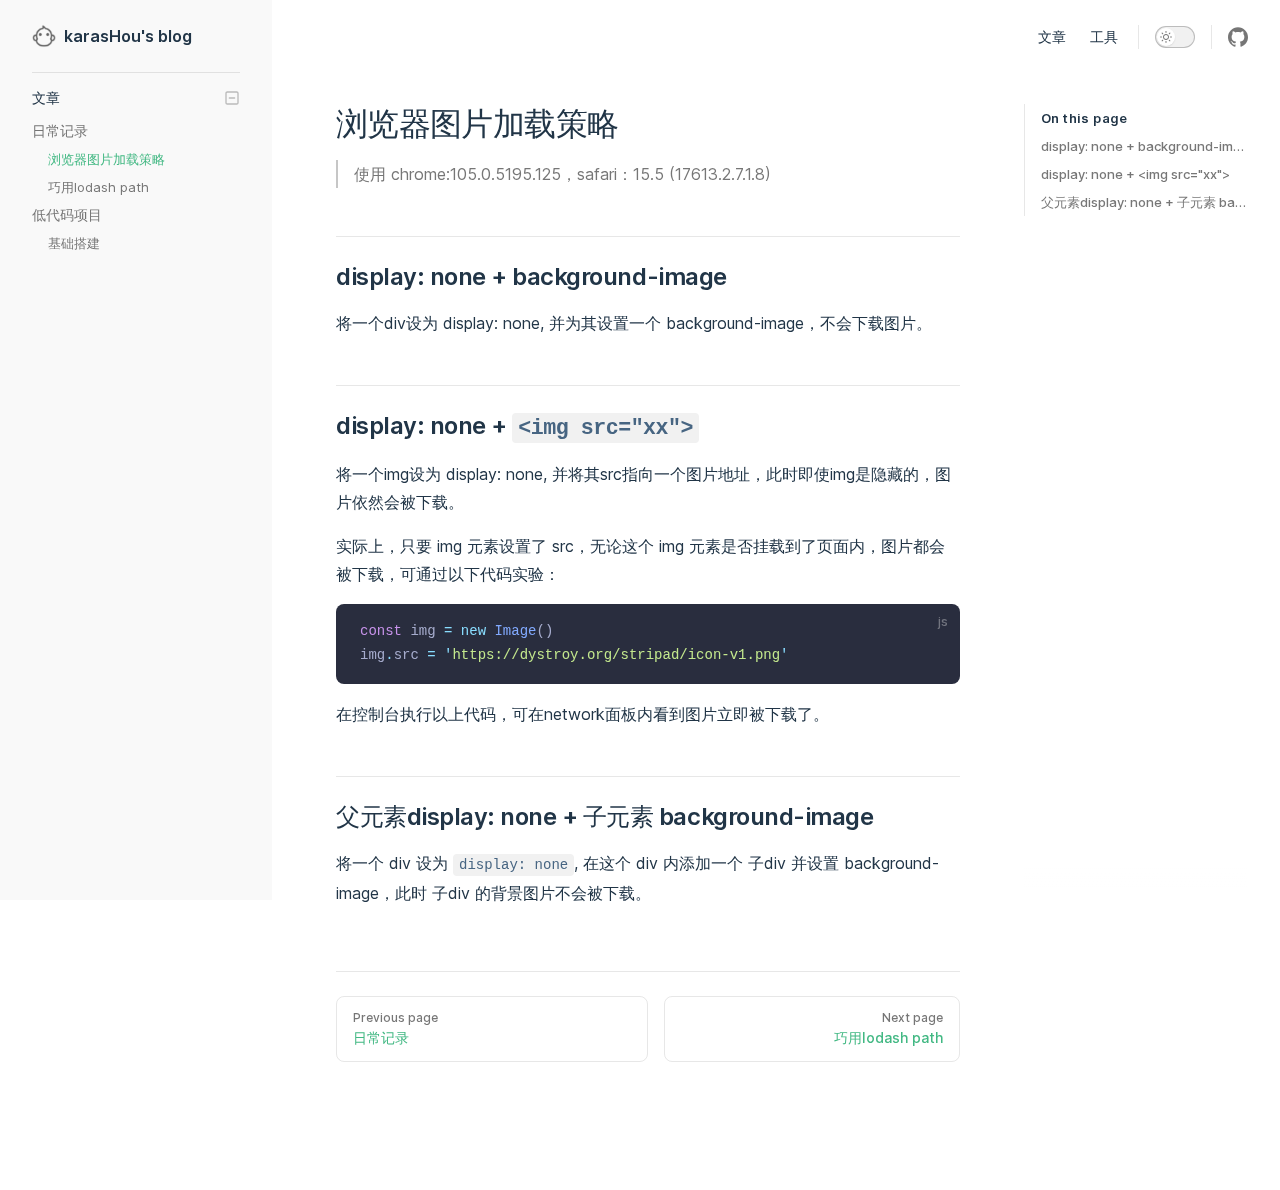
<file: document/articles/other/imageLoad.html>
<!DOCTYPE html>
<html lang="en-US">
  <head>
    <meta charset="utf-8">
    <meta name="viewport" content="width=device-width,initial-scale=1">
    <title>浏览器图片加载策略 | karasHou's blog</title>
    <meta name="description" content="个人博客">
    <link rel="stylesheet" href="/assets/style.daf2c049.css">
    <link rel="modulepreload" href="/assets/app.aec2a9c4.js">
    <link rel="modulepreload" href="/assets/document_articles_other_imageLoad.md.5c2fee1c.lean.js">
    
    <link rel="icon" href="/猴子.ico">
  <script id="check-dark-light">(()=>{const e=localStorage.getItem("vitepress-theme-appearance"),a=window.matchMedia("(prefers-color-scheme: dark)").matches;(!e||e==="auto"?a:e==="dark")&&document.documentElement.classList.add("dark")})();</script>
  </head>
  <body>
    <div id="app"><div class="Layout" data-v-24ac132d><!--[--><!--]--><!--[--><span tabindex="-1" data-v-d0f5c7b5></span><a href="#VPContent" class="VPSkipLink visually-hidden" data-v-d0f5c7b5> Skip to content </a><!--]--><!----><header class="VPNav" data-v-24ac132d data-v-2eb988d4><div class="VPNavBar has-sidebar" data-v-2eb988d4 data-v-63b101e0><div class="container" data-v-63b101e0><div class="VPNavBarTitle has-sidebar" data-v-63b101e0 data-v-b6a6bc03><a class="title" href="/" data-v-b6a6bc03><!--[--><!--]--><!--[--><img class="VPImage logo" src="/猴子.ico" data-v-dc784e3f><!--]--><!--[-->karasHou&#39;s blog<!--]--><!--[--><!--]--></a></div><div class="content" data-v-63b101e0><!--[--><!--]--><!----><nav aria-labelledby="main-nav-aria-label" class="VPNavBarMenu menu" data-v-63b101e0 data-v-e9e170f3><span id="main-nav-aria-label" class="visually-hidden" data-v-e9e170f3>Main Navigation</span><!--[--><!--[--><a class="VPLink link VPNavBarMenuLink" href="/document/articles/index.html" data-v-e9e170f3 data-v-372c05f5 data-v-ad3b73e7><!--[-->文章<!--]--><!----></a><!--]--><!--[--><a class="VPLink link VPNavBarMenuLink" href="/document/resource/index.html" data-v-e9e170f3 data-v-372c05f5 data-v-ad3b73e7><!--[-->工具<!--]--><!----></a><!--]--><!--]--></nav><!----><div class="VPNavBarAppearance appearance" data-v-63b101e0 data-v-6a6d2e34><button class="VPSwitch VPSwitchAppearance" type="button" role="switch" aria-label="toggle dark mode" aria-checked="false" data-v-6a6d2e34 data-v-6a4389a9 data-v-ce73ca23><span class="check" data-v-ce73ca23><span class="icon" data-v-ce73ca23><!--[--><svg xmlns="http://www.w3.org/2000/svg" aria-hidden="true" focusable="false" viewbox="0 0 24 24" class="sun" data-v-6a4389a9><path d="M12,18c-3.3,0-6-2.7-6-6s2.7-6,6-6s6,2.7,6,6S15.3,18,12,18zM12,8c-2.2,0-4,1.8-4,4c0,2.2,1.8,4,4,4c2.2,0,4-1.8,4-4C16,9.8,14.2,8,12,8z"></path><path d="M12,4c-0.6,0-1-0.4-1-1V1c0-0.6,0.4-1,1-1s1,0.4,1,1v2C13,3.6,12.6,4,12,4z"></path><path d="M12,24c-0.6,0-1-0.4-1-1v-2c0-0.6,0.4-1,1-1s1,0.4,1,1v2C13,23.6,12.6,24,12,24z"></path><path d="M5.6,6.6c-0.3,0-0.5-0.1-0.7-0.3L3.5,4.9c-0.4-0.4-0.4-1,0-1.4s1-0.4,1.4,0l1.4,1.4c0.4,0.4,0.4,1,0,1.4C6.2,6.5,5.9,6.6,5.6,6.6z"></path><path d="M19.8,20.8c-0.3,0-0.5-0.1-0.7-0.3l-1.4-1.4c-0.4-0.4-0.4-1,0-1.4s1-0.4,1.4,0l1.4,1.4c0.4,0.4,0.4,1,0,1.4C20.3,20.7,20,20.8,19.8,20.8z"></path><path d="M3,13H1c-0.6,0-1-0.4-1-1s0.4-1,1-1h2c0.6,0,1,0.4,1,1S3.6,13,3,13z"></path><path d="M23,13h-2c-0.6,0-1-0.4-1-1s0.4-1,1-1h2c0.6,0,1,0.4,1,1S23.6,13,23,13z"></path><path d="M4.2,20.8c-0.3,0-0.5-0.1-0.7-0.3c-0.4-0.4-0.4-1,0-1.4l1.4-1.4c0.4-0.4,1-0.4,1.4,0s0.4,1,0,1.4l-1.4,1.4C4.7,20.7,4.5,20.8,4.2,20.8z"></path><path d="M18.4,6.6c-0.3,0-0.5-0.1-0.7-0.3c-0.4-0.4-0.4-1,0-1.4l1.4-1.4c0.4-0.4,1-0.4,1.4,0s0.4,1,0,1.4l-1.4,1.4C18.9,6.5,18.6,6.6,18.4,6.6z"></path></svg><svg xmlns="http://www.w3.org/2000/svg" aria-hidden="true" focusable="false" viewbox="0 0 24 24" class="moon" data-v-6a4389a9><path d="M12.1,22c-0.3,0-0.6,0-0.9,0c-5.5-0.5-9.5-5.4-9-10.9c0.4-4.8,4.2-8.6,9-9c0.4,0,0.8,0.2,1,0.5c0.2,0.3,0.2,0.8-0.1,1.1c-2,2.7-1.4,6.4,1.3,8.4c2.1,1.6,5,1.6,7.1,0c0.3-0.2,0.7-0.3,1.1-0.1c0.3,0.2,0.5,0.6,0.5,1c-0.2,2.7-1.5,5.1-3.6,6.8C16.6,21.2,14.4,22,12.1,22zM9.3,4.4c-2.9,1-5,3.6-5.2,6.8c-0.4,4.4,2.8,8.3,7.2,8.7c2.1,0.2,4.2-0.4,5.8-1.8c1.1-0.9,1.9-2.1,2.4-3.4c-2.5,0.9-5.3,0.5-7.5-1.1C9.2,11.4,8.1,7.7,9.3,4.4z"></path></svg><!--]--></span></span></button></div><div class="VPSocialLinks VPNavBarSocialLinks social-links" data-v-63b101e0 data-v-bee36c00 data-v-9ee45093><!--[--><a class="VPSocialLink" href="https://github.com/karasHou" target="_blank" rel="noopener" data-v-9ee45093 data-v-3e0b4fac><svg role="img" viewBox="0 0 24 24" xmlns="http://www.w3.org/2000/svg"><title>GitHub</title><path d="M12 .297c-6.63 0-12 5.373-12 12 0 5.303 3.438 9.8 8.205 11.385.6.113.82-.258.82-.577 0-.285-.01-1.04-.015-2.04-3.338.724-4.042-1.61-4.042-1.61C4.422 18.07 3.633 17.7 3.633 17.7c-1.087-.744.084-.729.084-.729 1.205.084 1.838 1.236 1.838 1.236 1.07 1.835 2.809 1.305 3.495.998.108-.776.417-1.305.76-1.605-2.665-.3-5.466-1.332-5.466-5.93 0-1.31.465-2.38 1.235-3.22-.135-.303-.54-1.523.105-3.176 0 0 1.005-.322 3.3 1.23.96-.267 1.98-.399 3-.405 1.02.006 2.04.138 3 .405 2.28-1.552 3.285-1.23 3.285-1.23.645 1.653.24 2.873.12 3.176.765.84 1.23 1.91 1.23 3.22 0 4.61-2.805 5.625-5.475 5.92.42.36.81 1.096.81 2.22 0 1.606-.015 2.896-.015 3.286 0 .315.21.69.825.57C20.565 22.092 24 17.592 24 12.297c0-6.627-5.373-12-12-12"/></svg></a><!--]--></div><div class="VPFlyout VPNavBarExtra extra" data-v-63b101e0 data-v-fd3f8b74 data-v-2144091d><button type="button" class="button" aria-haspopup="true" aria-expanded="false" aria-label="extra navigation" data-v-2144091d><svg xmlns="http://www.w3.org/2000/svg" aria-hidden="true" focusable="false" viewbox="0 0 24 24" class="icon" data-v-2144091d><circle cx="12" cy="12" r="2"></circle><circle cx="19" cy="12" r="2"></circle><circle cx="5" cy="12" r="2"></circle></svg></button><div class="menu" data-v-2144091d><div class="VPMenu" data-v-2144091d data-v-643454b3><!----><!--[--><!--[--><!----><div class="group" data-v-fd3f8b74><div class="item appearance" data-v-fd3f8b74><p class="label" data-v-fd3f8b74>Appearance</p><div class="appearance-action" data-v-fd3f8b74><button class="VPSwitch VPSwitchAppearance" type="button" role="switch" aria-label="toggle dark mode" aria-checked="false" data-v-fd3f8b74 data-v-6a4389a9 data-v-ce73ca23><span class="check" data-v-ce73ca23><span class="icon" data-v-ce73ca23><!--[--><svg xmlns="http://www.w3.org/2000/svg" aria-hidden="true" focusable="false" viewbox="0 0 24 24" class="sun" data-v-6a4389a9><path d="M12,18c-3.3,0-6-2.7-6-6s2.7-6,6-6s6,2.7,6,6S15.3,18,12,18zM12,8c-2.2,0-4,1.8-4,4c0,2.2,1.8,4,4,4c2.2,0,4-1.8,4-4C16,9.8,14.2,8,12,8z"></path><path d="M12,4c-0.6,0-1-0.4-1-1V1c0-0.6,0.4-1,1-1s1,0.4,1,1v2C13,3.6,12.6,4,12,4z"></path><path d="M12,24c-0.6,0-1-0.4-1-1v-2c0-0.6,0.4-1,1-1s1,0.4,1,1v2C13,23.6,12.6,24,12,24z"></path><path d="M5.6,6.6c-0.3,0-0.5-0.1-0.7-0.3L3.5,4.9c-0.4-0.4-0.4-1,0-1.4s1-0.4,1.4,0l1.4,1.4c0.4,0.4,0.4,1,0,1.4C6.2,6.5,5.9,6.6,5.6,6.6z"></path><path d="M19.8,20.8c-0.3,0-0.5-0.1-0.7-0.3l-1.4-1.4c-0.4-0.4-0.4-1,0-1.4s1-0.4,1.4,0l1.4,1.4c0.4,0.4,0.4,1,0,1.4C20.3,20.7,20,20.8,19.8,20.8z"></path><path d="M3,13H1c-0.6,0-1-0.4-1-1s0.4-1,1-1h2c0.6,0,1,0.4,1,1S3.6,13,3,13z"></path><path d="M23,13h-2c-0.6,0-1-0.4-1-1s0.4-1,1-1h2c0.6,0,1,0.4,1,1S23.6,13,23,13z"></path><path d="M4.2,20.8c-0.3,0-0.5-0.1-0.7-0.3c-0.4-0.4-0.4-1,0-1.4l1.4-1.4c0.4-0.4,1-0.4,1.4,0s0.4,1,0,1.4l-1.4,1.4C4.7,20.7,4.5,20.8,4.2,20.8z"></path><path d="M18.4,6.6c-0.3,0-0.5-0.1-0.7-0.3c-0.4-0.4-0.4-1,0-1.4l1.4-1.4c0.4-0.4,1-0.4,1.4,0s0.4,1,0,1.4l-1.4,1.4C18.9,6.5,18.6,6.6,18.4,6.6z"></path></svg><svg xmlns="http://www.w3.org/2000/svg" aria-hidden="true" focusable="false" viewbox="0 0 24 24" class="moon" data-v-6a4389a9><path d="M12.1,22c-0.3,0-0.6,0-0.9,0c-5.5-0.5-9.5-5.4-9-10.9c0.4-4.8,4.2-8.6,9-9c0.4,0,0.8,0.2,1,0.5c0.2,0.3,0.2,0.8-0.1,1.1c-2,2.7-1.4,6.4,1.3,8.4c2.1,1.6,5,1.6,7.1,0c0.3-0.2,0.7-0.3,1.1-0.1c0.3,0.2,0.5,0.6,0.5,1c-0.2,2.7-1.5,5.1-3.6,6.8C16.6,21.2,14.4,22,12.1,22zM9.3,4.4c-2.9,1-5,3.6-5.2,6.8c-0.4,4.4,2.8,8.3,7.2,8.7c2.1,0.2,4.2-0.4,5.8-1.8c1.1-0.9,1.9-2.1,2.4-3.4c-2.5,0.9-5.3,0.5-7.5-1.1C9.2,11.4,8.1,7.7,9.3,4.4z"></path></svg><!--]--></span></span></button></div></div></div><div class="group" data-v-fd3f8b74><div class="item social-links" data-v-fd3f8b74><div class="VPSocialLinks social-links-list" data-v-fd3f8b74 data-v-9ee45093><!--[--><a class="VPSocialLink" href="https://github.com/karasHou" target="_blank" rel="noopener" data-v-9ee45093 data-v-3e0b4fac><svg role="img" viewBox="0 0 24 24" xmlns="http://www.w3.org/2000/svg"><title>GitHub</title><path d="M12 .297c-6.63 0-12 5.373-12 12 0 5.303 3.438 9.8 8.205 11.385.6.113.82-.258.82-.577 0-.285-.01-1.04-.015-2.04-3.338.724-4.042-1.61-4.042-1.61C4.422 18.07 3.633 17.7 3.633 17.7c-1.087-.744.084-.729.084-.729 1.205.084 1.838 1.236 1.838 1.236 1.07 1.835 2.809 1.305 3.495.998.108-.776.417-1.305.76-1.605-2.665-.3-5.466-1.332-5.466-5.93 0-1.31.465-2.38 1.235-3.22-.135-.303-.54-1.523.105-3.176 0 0 1.005-.322 3.3 1.23.96-.267 1.98-.399 3-.405 1.02.006 2.04.138 3 .405 2.28-1.552 3.285-1.23 3.285-1.23.645 1.653.24 2.873.12 3.176.765.84 1.23 1.91 1.23 3.22 0 4.61-2.805 5.625-5.475 5.92.42.36.81 1.096.81 2.22 0 1.606-.015 2.896-.015 3.286 0 .315.21.69.825.57C20.565 22.092 24 17.592 24 12.297c0-6.627-5.373-12-12-12"/></svg></a><!--]--></div></div></div><!--]--><!--]--></div></div></div><!--[--><!--]--><button type="button" class="VPNavBarHamburger hamburger" aria-label="mobile navigation" aria-expanded="false" aria-controls="VPNavScreen" data-v-63b101e0 data-v-2a12d51c><span class="container" data-v-2a12d51c><span class="top" data-v-2a12d51c></span><span class="middle" data-v-2a12d51c></span><span class="bottom" data-v-2a12d51c></span></span></button></div></div></div><!----></header><div class="VPLocalNav" data-v-24ac132d data-v-f7e7ac90><button class="menu" aria-expanded="false" aria-controls="VPSidebarNav" data-v-f7e7ac90><svg xmlns="http://www.w3.org/2000/svg" aria-hidden="true" focusable="false" viewbox="0 0 24 24" class="menu-icon" data-v-f7e7ac90><path d="M17,11H3c-0.6,0-1-0.4-1-1s0.4-1,1-1h14c0.6,0,1,0.4,1,1S17.6,11,17,11z"></path><path d="M21,7H3C2.4,7,2,6.6,2,6s0.4-1,1-1h18c0.6,0,1,0.4,1,1S21.6,7,21,7z"></path><path d="M21,15H3c-0.6,0-1-0.4-1-1s0.4-1,1-1h18c0.6,0,1,0.4,1,1S21.6,15,21,15z"></path><path d="M17,19H3c-0.6,0-1-0.4-1-1s0.4-1,1-1h14c0.6,0,1,0.4,1,1S17.6,19,17,19z"></path></svg><span class="menu-text" data-v-f7e7ac90>Menu</span></button><a class="top-link" href="#" data-v-f7e7ac90> Return to top </a></div><aside class="VPSidebar" data-v-24ac132d data-v-58bf3b73><nav class="nav" id="VPSidebarNav" aria-labelledby="sidebar-aria-label" tabindex="-1" data-v-58bf3b73><span class="visually-hidden" id="sidebar-aria-label" data-v-58bf3b73> Sidebar Navigation </span><!--[--><div class="group" data-v-58bf3b73><section class="VPSidebarGroup collapsible" data-v-58bf3b73 data-v-fe0cc297><div class="title" role="button" data-v-fe0cc297><h2 class="title-text" data-v-fe0cc297>文章</h2><div class="action" data-v-fe0cc297><svg xmlns="http://www.w3.org/2000/svg" xmlns:xlink="http://www.w3.org/1999/xlink" viewbox="0 0 24 24" class="icon minus" data-v-fe0cc297><path d="M19,2H5C3.3,2,2,3.3,2,5v14c0,1.7,1.3,3,3,3h14c1.7,0,3-1.3,3-3V5C22,3.3,20.7,2,19,2zM20,19c0,0.6-0.4,1-1,1H5c-0.6,0-1-0.4-1-1V5c0-0.6,0.4-1,1-1h14c0.6,0,1,0.4,1,1V19z"></path><path d="M16,11H8c-0.6,0-1,0.4-1,1s0.4,1,1,1h8c0.6,0,1-0.4,1-1S16.6,11,16,11z"></path></svg><svg version="1.1" xmlns="http://www.w3.org/2000/svg" viewbox="0 0 24 24" class="icon plus" data-v-fe0cc297><path d="M19,2H5C3.3,2,2,3.3,2,5v14c0,1.7,1.3,3,3,3h14c1.7,0,3-1.3,3-3V5C22,3.3,20.7,2,19,2z M20,19c0,0.6-0.4,1-1,1H5c-0.6,0-1-0.4-1-1V5c0-0.6,0.4-1,1-1h14c0.6,0,1,0.4,1,1V19z"></path><path d="M16,11h-3V8c0-0.6-0.4-1-1-1s-1,0.4-1,1v3H8c-0.6,0-1,0.4-1,1s0.4,1,1,1h3v3c0,0.6,0.4,1,1,1s1-0.4,1-1v-3h3c0.6,0,1-0.4,1-1S16.6,11,16,11z"></path></svg></div></div><div class="items" data-v-fe0cc297><!--[--><!--[--><a class="VPLink link link" href="/document/articles/other.html" style="padding-left:0px;" data-v-b4205769 data-v-ad3b73e7><!--[--><span class="link-text" data-v-b4205769>日常记录</span><!--]--><!----></a><!--[--><!--[--><a class="VPLink link link active" href="/document/articles/other/imageLoad.html" style="padding-left:16px;" data-v-b4205769 data-v-ad3b73e7><!--[--><span class="link-text light" data-v-b4205769>浏览器图片加载策略</span><!--]--><!----></a><!----><!--]--><!--[--><a class="VPLink link link" href="/document/articles/other/lodashPath.html" style="padding-left:16px;" data-v-b4205769 data-v-ad3b73e7><!--[--><span class="link-text light" data-v-b4205769>巧用lodash path</span><!--]--><!----></a><!----><!--]--><!--]--><!--]--><!--[--><a class="VPLink link link" href="/document/articles/lowcodeproject/" style="padding-left:0px;" data-v-b4205769 data-v-ad3b73e7><!--[--><span class="link-text" data-v-b4205769>低代码项目</span><!--]--><!----></a><!--[--><!--[--><a class="VPLink link link" href="/document/articles/lowcodeproject/%E5%9F%BA%E7%A1%80%E6%90%AD%E5%BB%BA.html" style="padding-left:16px;" data-v-b4205769 data-v-ad3b73e7><!--[--><span class="link-text light" data-v-b4205769>基础搭建</span><!--]--><!----></a><!----><!--]--><!--]--><!--]--><!--]--></div></section></div><!--]--></nav></aside><div class="VPContent has-sidebar" id="VPContent" data-v-24ac132d data-v-fc56505f><div class="VPDoc has-sidebar has-aside" data-v-fc56505f data-v-99814ba0><div class="container" data-v-99814ba0><div class="aside" data-v-99814ba0><div class="aside-curtain" data-v-99814ba0></div><div class="aside-container" data-v-99814ba0><div class="aside-content" data-v-99814ba0><div class="VPDocAside" data-v-99814ba0 data-v-3c31056b><!--[--><!--]--><!--[--><!--]--><div class="VPDocAsideOutline" data-v-3c31056b data-v-4b6919e2><div class="content" data-v-4b6919e2><div class="outline-marker" data-v-4b6919e2></div><div class="outline-title" data-v-4b6919e2>On this page</div><nav aria-labelledby="doc-outline-aria-label" data-v-4b6919e2><span class="visually-hidden" id="doc-outline-aria-label" data-v-4b6919e2> Table of Contents for current page </span><ul class="root" data-v-4b6919e2 data-v-27f8d7d7><!--[--><!--]--></ul></nav></div></div><!--[--><!--]--><div class="spacer" data-v-3c31056b></div><!--[--><!--]--><!----><!--[--><!--]--><!--[--><!--]--></div></div></div></div><div class="content" data-v-99814ba0><div class="content-container" data-v-99814ba0><!--[--><!--]--><main class="main" data-v-99814ba0><div style="position:relative;" class="vp-doc _document_articles_other_imageLoad" data-v-99814ba0><div><h1 id="浏览器图片加载策略" tabindex="-1">浏览器图片加载策略 <a class="header-anchor" href="#浏览器图片加载策略" aria-hidden="true">#</a></h1><blockquote><p>使用 chrome:105.0.5195.125，safari：15.5 (17613.2.7.1.8)</p></blockquote><h2 id="display-none-background-image" tabindex="-1">display: none + background-image <a class="header-anchor" href="#display-none-background-image" aria-hidden="true">#</a></h2><p>将一个div设为 display: none, 并为其设置一个 background-image，不会下载图片。</p><h2 id="display-none-img-src-xx" tabindex="-1">display: none + <code>&lt;img src=&quot;xx&quot;&gt;</code> <a class="header-anchor" href="#display-none-img-src-xx" aria-hidden="true">#</a></h2><p>将一个img设为 display: none, 并将其src指向一个图片地址，此时即使img是隐藏的，图片依然会被下载。</p><p>实际上，只要 img 元素设置了 src，无论这个 img 元素是否挂载到了页面内，图片都会被下载，可通过以下代码实验：</p><div class="language-js"><button class="copy"></button><span class="lang">js</span><pre><code><span class="line"><span style="color:#C792EA;">const</span><span style="color:#A6ACCD;"> img </span><span style="color:#89DDFF;">=</span><span style="color:#A6ACCD;"> </span><span style="color:#89DDFF;">new</span><span style="color:#A6ACCD;"> </span><span style="color:#82AAFF;">Image</span><span style="color:#A6ACCD;">()</span></span>
<span class="line"><span style="color:#A6ACCD;">img</span><span style="color:#89DDFF;">.</span><span style="color:#A6ACCD;">src </span><span style="color:#89DDFF;">=</span><span style="color:#A6ACCD;"> </span><span style="color:#89DDFF;">&#39;</span><span style="color:#C3E88D;">https://dystroy.org/stripad/icon-v1.png</span><span style="color:#89DDFF;">&#39;</span></span>
<span class="line"></span></code></pre></div><p>在控制台执行以上代码，可在network面板内看到图片立即被下载了。</p><h2 id="父元素display-none-子元素-background-image" tabindex="-1">父元素display: none + 子元素 background-image <a class="header-anchor" href="#父元素display-none-子元素-background-image" aria-hidden="true">#</a></h2><p>将一个 div 设为 <code>display: none</code>, 在这个 div 内添加一个 子div 并设置 background-image，此时 子div 的背景图片不会被下载。</p></div></div></main><!--[--><!--]--><footer class="VPDocFooter" data-v-99814ba0 data-v-62474656><!----><div class="prev-next" data-v-62474656><div class="pager" data-v-62474656><a class="pager-link prev" href="/document/articles/other.html" data-v-62474656><span class="desc" data-v-62474656>Previous page</span><span class="title" data-v-62474656>日常记录</span></a></div><div class="has-prev pager" data-v-62474656><a class="pager-link next" href="/document/articles/other/lodashPath.html" data-v-62474656><span class="desc" data-v-62474656>Next page</span><span class="title" data-v-62474656>巧用lodash path</span></a></div></div></footer><!--[--><!--]--></div></div></div></div></div><!----><!--[--><!--]--></div></div>
    <script>__VP_HASH_MAP__ = JSON.parse("{\"document_articles_index.md\":\"1f82acfa\",\"document_articles_lowcodeproject_index.md\":\"4914a00c\",\"document_articles_lowcodeproject_基础搭建.md\":\"2da0081e\",\"document_articles_other.md\":\"aa361809\",\"document_articles_other_imageload.md\":\"5c2fee1c\",\"document_articles_other_lodashpath.md\":\"1dcbc5c6\",\"document_resource_index.md\":\"91f3ddef\",\"index.md\":\"1c282ddd\"}")</script>
    <script type="module" async src="/assets/app.aec2a9c4.js"></script>
    
  </body>
</html>
</file>
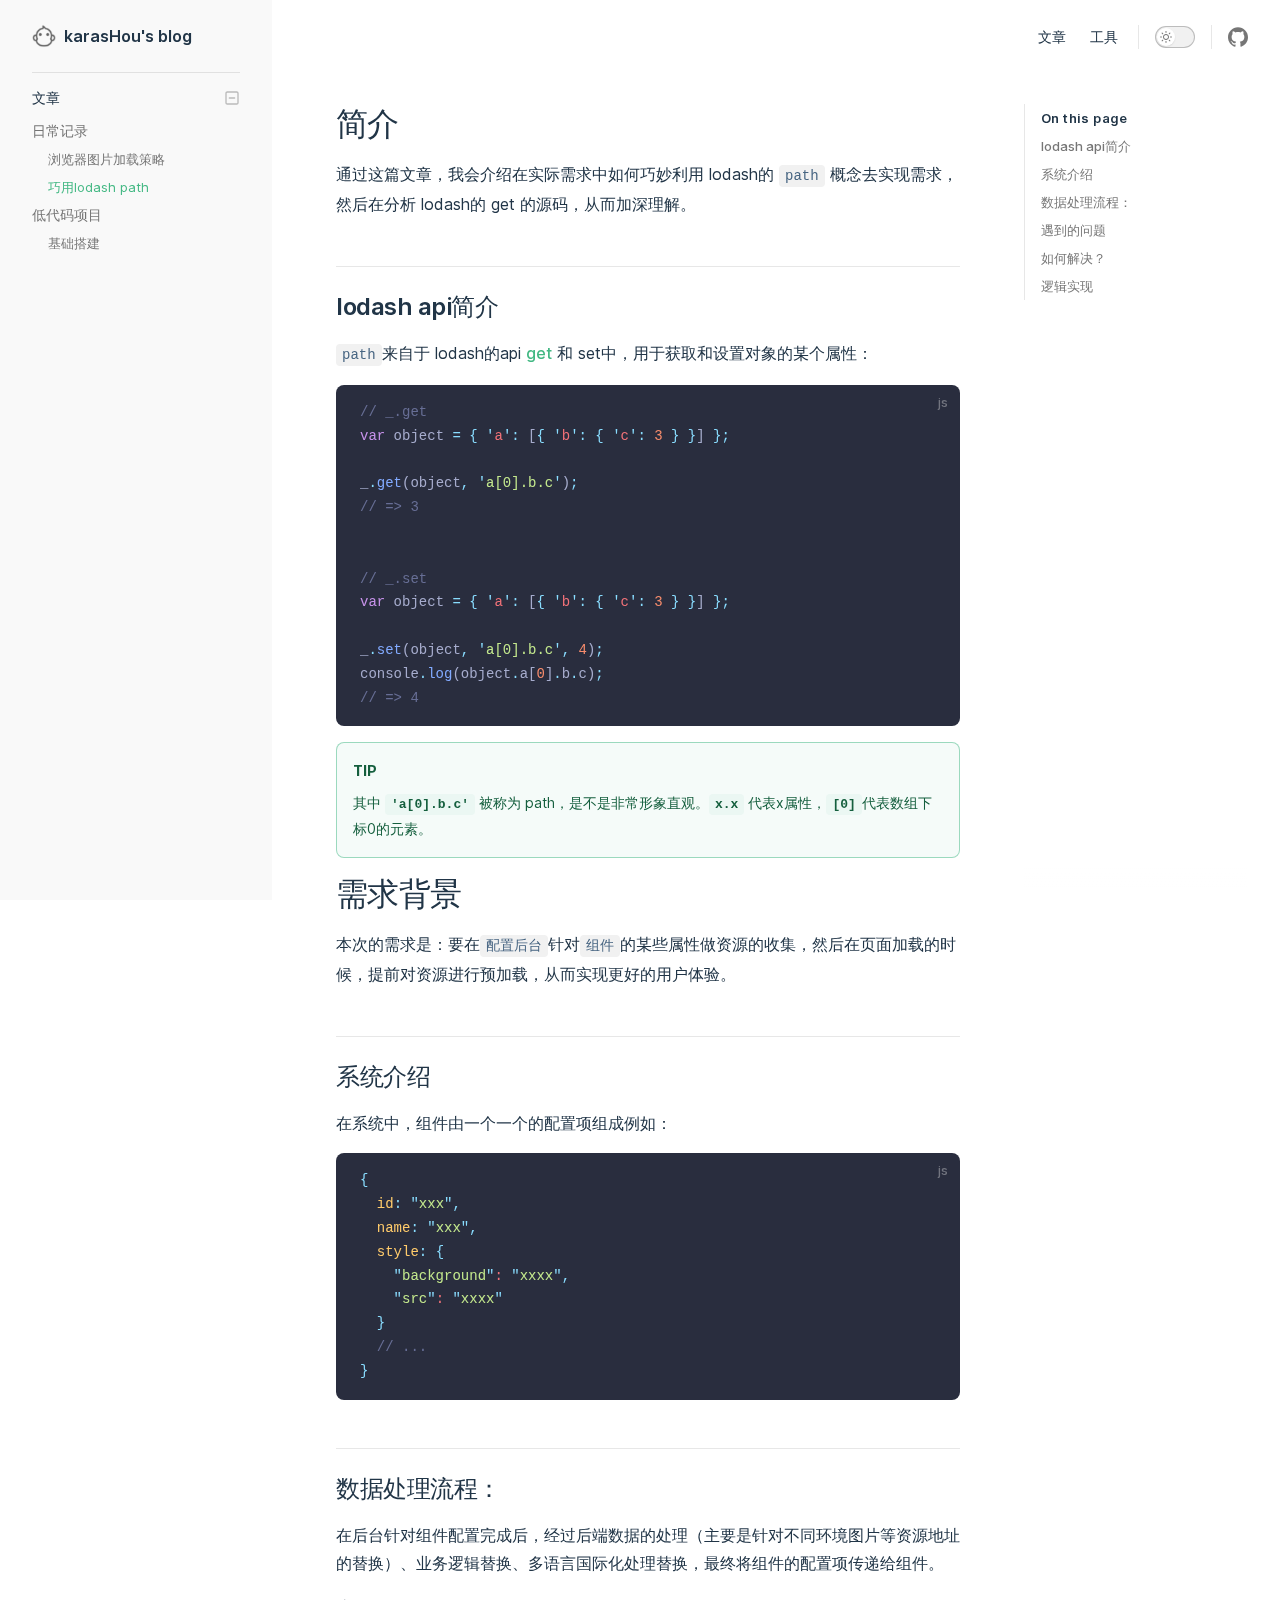
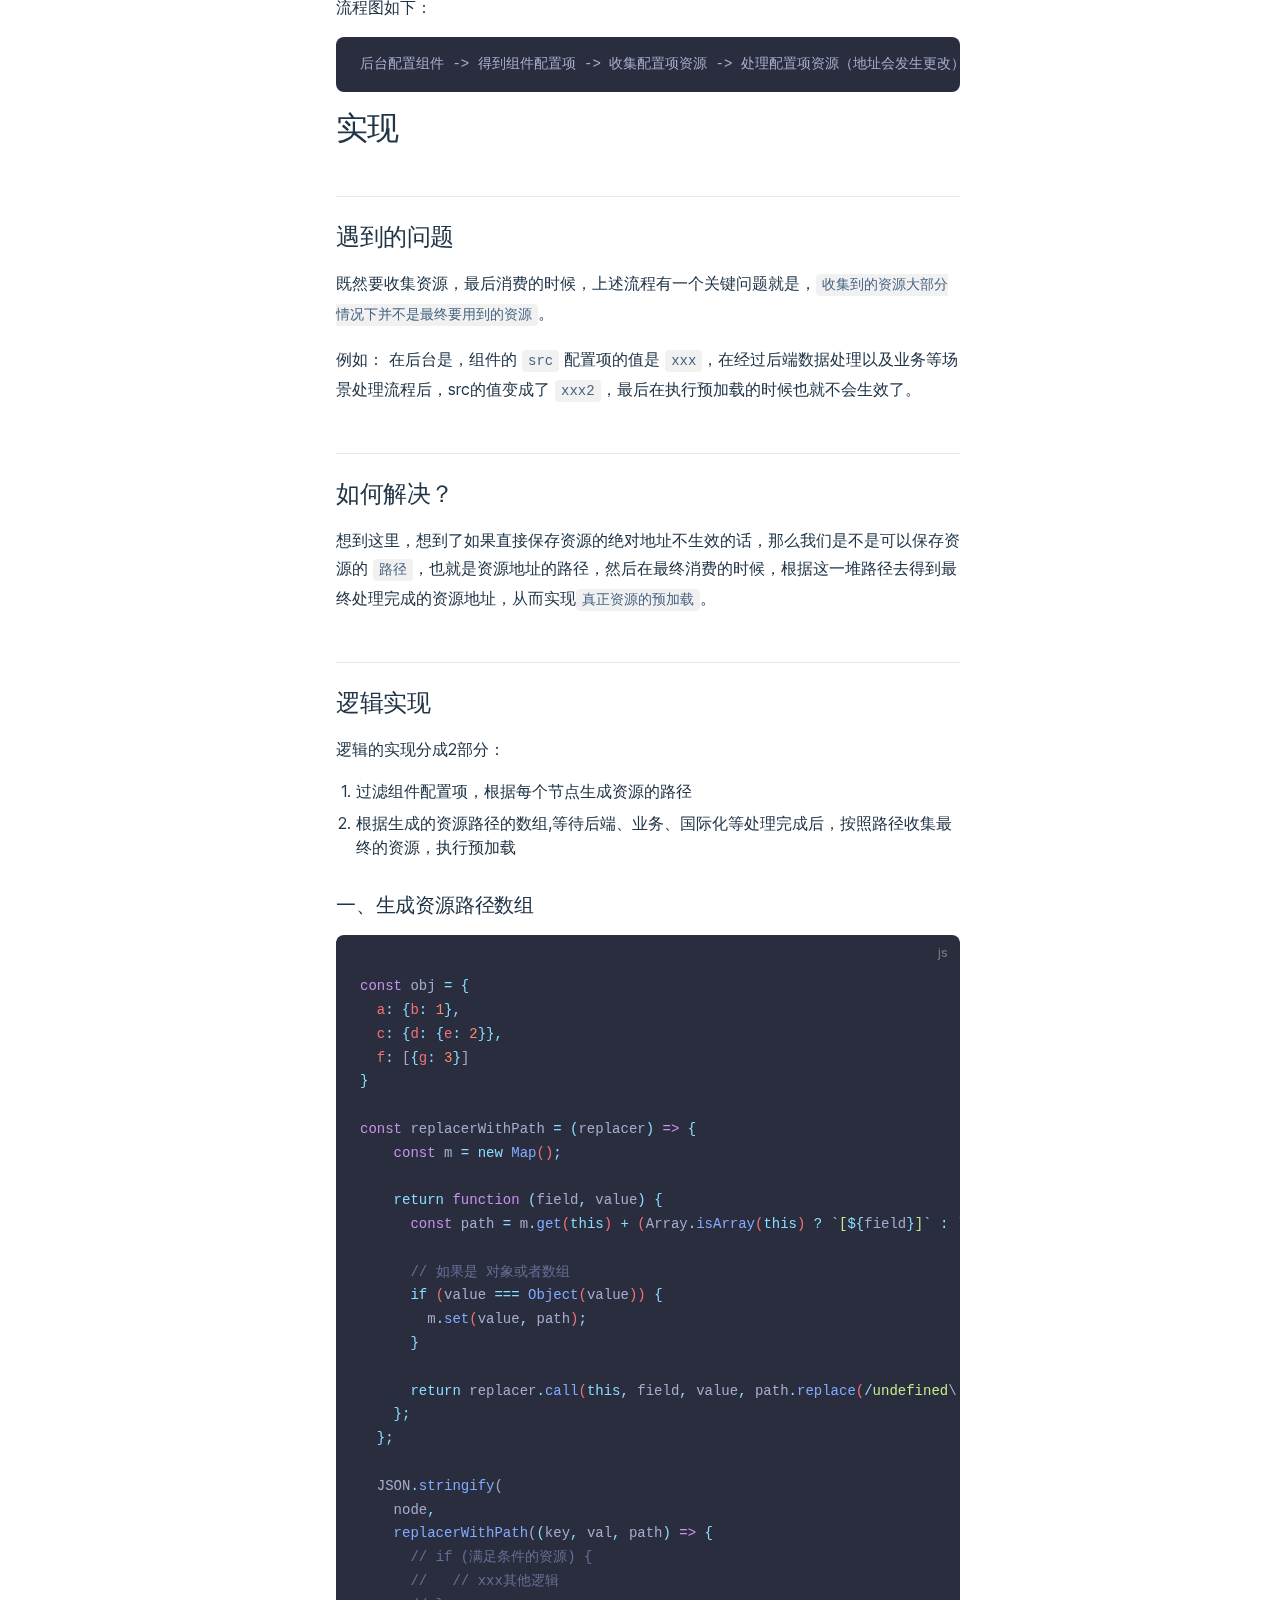
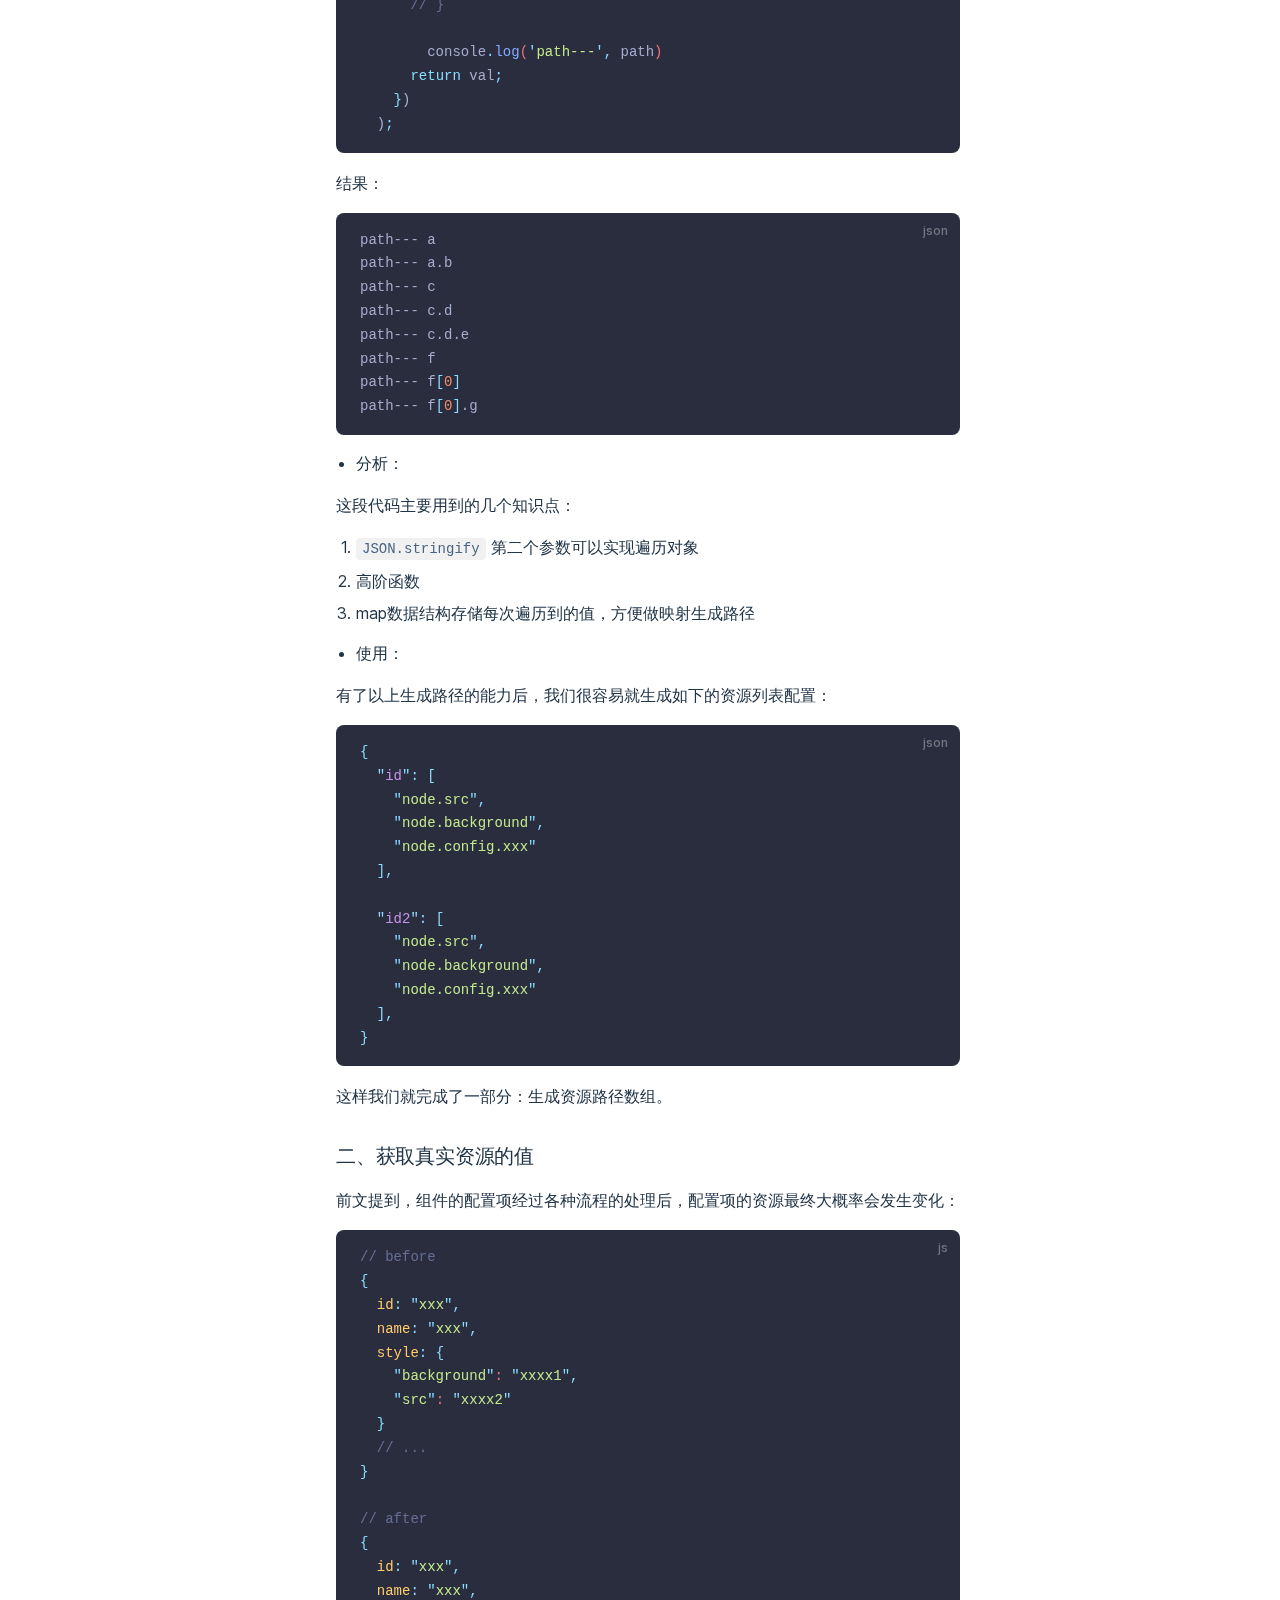
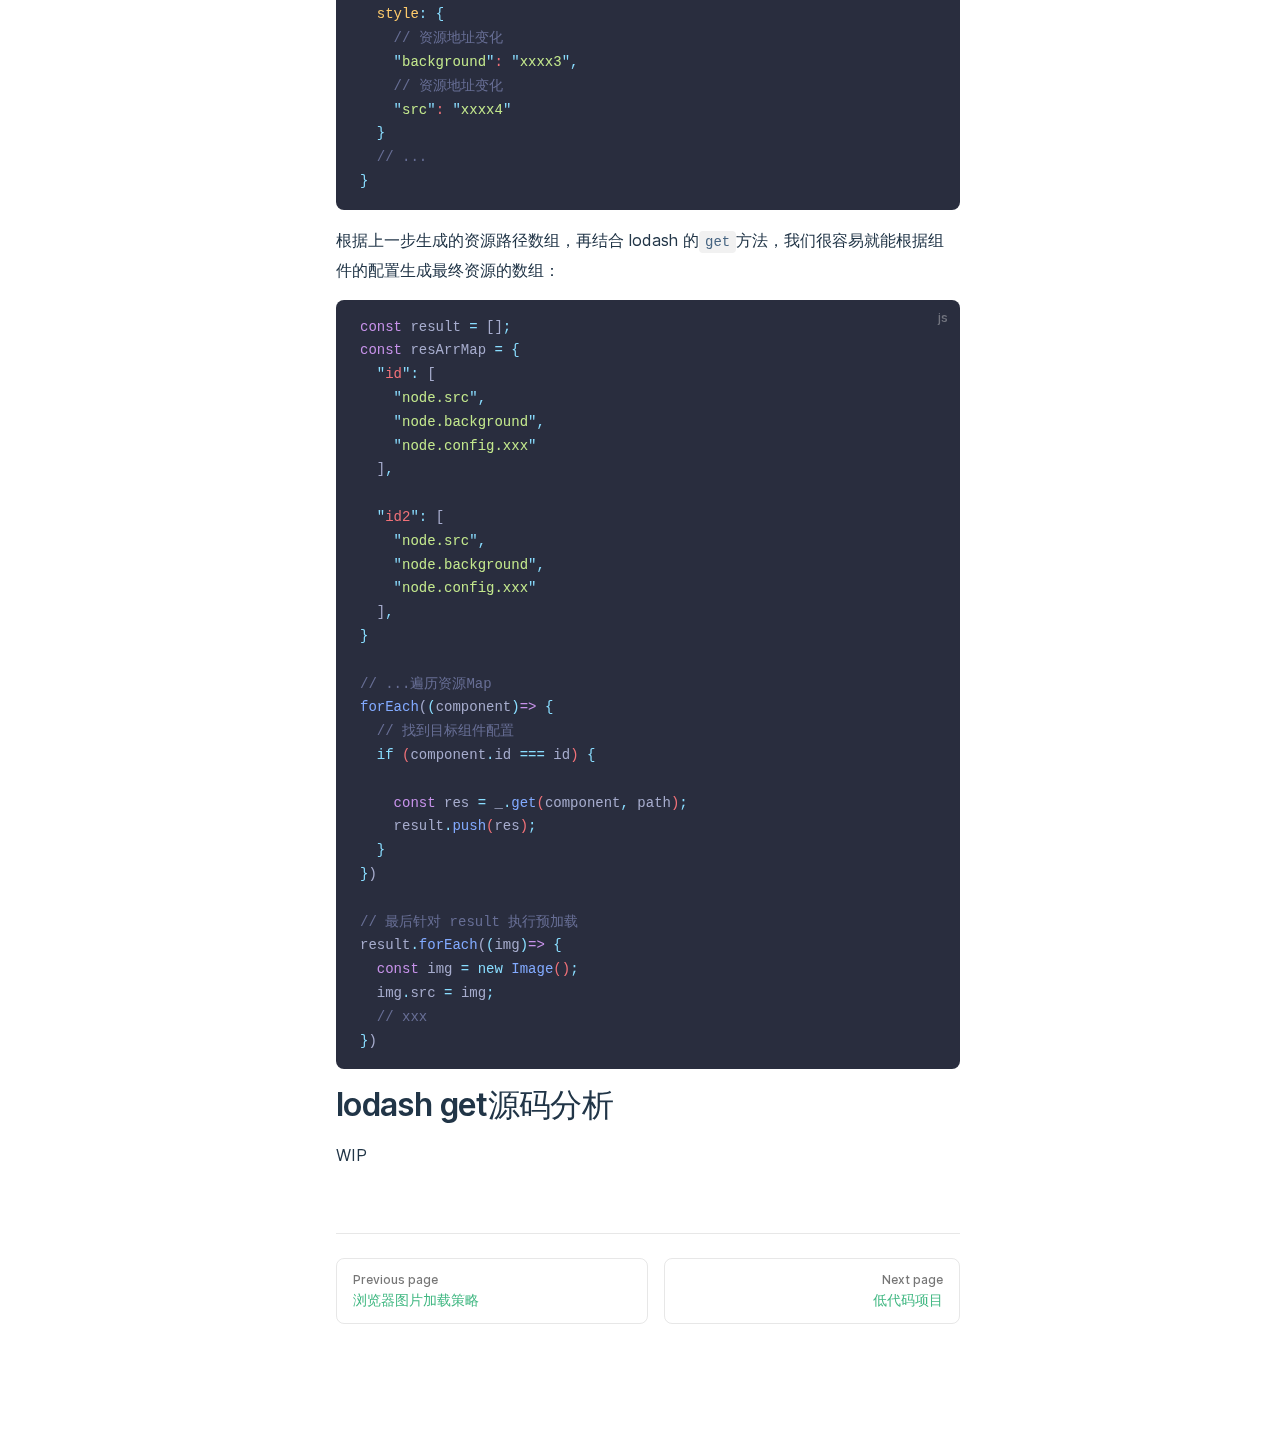
<file: document/articles/other/lodashPath.html>
<!DOCTYPE html>
<html lang="en-US">
  <head>
    <meta charset="utf-8">
    <meta name="viewport" content="width=device-width,initial-scale=1">
    <title>简介 | karasHou's blog</title>
    <meta name="description" content="个人博客">
    <link rel="stylesheet" href="/assets/style.daf2c049.css">
    <link rel="modulepreload" href="/assets/app.aec2a9c4.js">
    <link rel="modulepreload" href="/assets/document_articles_other_lodashPath.md.1dcbc5c6.lean.js">
    
    <link rel="icon" href="/猴子.ico">
  <script id="check-dark-light">(()=>{const e=localStorage.getItem("vitepress-theme-appearance"),a=window.matchMedia("(prefers-color-scheme: dark)").matches;(!e||e==="auto"?a:e==="dark")&&document.documentElement.classList.add("dark")})();</script>
  </head>
  <body>
    <div id="app"><div class="Layout" data-v-24ac132d><!--[--><!--]--><!--[--><span tabindex="-1" data-v-d0f5c7b5></span><a href="#VPContent" class="VPSkipLink visually-hidden" data-v-d0f5c7b5> Skip to content </a><!--]--><!----><header class="VPNav" data-v-24ac132d data-v-2eb988d4><div class="VPNavBar has-sidebar" data-v-2eb988d4 data-v-63b101e0><div class="container" data-v-63b101e0><div class="VPNavBarTitle has-sidebar" data-v-63b101e0 data-v-b6a6bc03><a class="title" href="/" data-v-b6a6bc03><!--[--><!--]--><!--[--><img class="VPImage logo" src="/猴子.ico" data-v-dc784e3f><!--]--><!--[-->karasHou&#39;s blog<!--]--><!--[--><!--]--></a></div><div class="content" data-v-63b101e0><!--[--><!--]--><!----><nav aria-labelledby="main-nav-aria-label" class="VPNavBarMenu menu" data-v-63b101e0 data-v-e9e170f3><span id="main-nav-aria-label" class="visually-hidden" data-v-e9e170f3>Main Navigation</span><!--[--><!--[--><a class="VPLink link VPNavBarMenuLink" href="/document/articles/index.html" data-v-e9e170f3 data-v-372c05f5 data-v-ad3b73e7><!--[-->文章<!--]--><!----></a><!--]--><!--[--><a class="VPLink link VPNavBarMenuLink" href="/document/resource/index.html" data-v-e9e170f3 data-v-372c05f5 data-v-ad3b73e7><!--[-->工具<!--]--><!----></a><!--]--><!--]--></nav><!----><div class="VPNavBarAppearance appearance" data-v-63b101e0 data-v-6a6d2e34><button class="VPSwitch VPSwitchAppearance" type="button" role="switch" aria-label="toggle dark mode" aria-checked="false" data-v-6a6d2e34 data-v-6a4389a9 data-v-ce73ca23><span class="check" data-v-ce73ca23><span class="icon" data-v-ce73ca23><!--[--><svg xmlns="http://www.w3.org/2000/svg" aria-hidden="true" focusable="false" viewbox="0 0 24 24" class="sun" data-v-6a4389a9><path d="M12,18c-3.3,0-6-2.7-6-6s2.7-6,6-6s6,2.7,6,6S15.3,18,12,18zM12,8c-2.2,0-4,1.8-4,4c0,2.2,1.8,4,4,4c2.2,0,4-1.8,4-4C16,9.8,14.2,8,12,8z"></path><path d="M12,4c-0.6,0-1-0.4-1-1V1c0-0.6,0.4-1,1-1s1,0.4,1,1v2C13,3.6,12.6,4,12,4z"></path><path d="M12,24c-0.6,0-1-0.4-1-1v-2c0-0.6,0.4-1,1-1s1,0.4,1,1v2C13,23.6,12.6,24,12,24z"></path><path d="M5.6,6.6c-0.3,0-0.5-0.1-0.7-0.3L3.5,4.9c-0.4-0.4-0.4-1,0-1.4s1-0.4,1.4,0l1.4,1.4c0.4,0.4,0.4,1,0,1.4C6.2,6.5,5.9,6.6,5.6,6.6z"></path><path d="M19.8,20.8c-0.3,0-0.5-0.1-0.7-0.3l-1.4-1.4c-0.4-0.4-0.4-1,0-1.4s1-0.4,1.4,0l1.4,1.4c0.4,0.4,0.4,1,0,1.4C20.3,20.7,20,20.8,19.8,20.8z"></path><path d="M3,13H1c-0.6,0-1-0.4-1-1s0.4-1,1-1h2c0.6,0,1,0.4,1,1S3.6,13,3,13z"></path><path d="M23,13h-2c-0.6,0-1-0.4-1-1s0.4-1,1-1h2c0.6,0,1,0.4,1,1S23.6,13,23,13z"></path><path d="M4.2,20.8c-0.3,0-0.5-0.1-0.7-0.3c-0.4-0.4-0.4-1,0-1.4l1.4-1.4c0.4-0.4,1-0.4,1.4,0s0.4,1,0,1.4l-1.4,1.4C4.7,20.7,4.5,20.8,4.2,20.8z"></path><path d="M18.4,6.6c-0.3,0-0.5-0.1-0.7-0.3c-0.4-0.4-0.4-1,0-1.4l1.4-1.4c0.4-0.4,1-0.4,1.4,0s0.4,1,0,1.4l-1.4,1.4C18.9,6.5,18.6,6.6,18.4,6.6z"></path></svg><svg xmlns="http://www.w3.org/2000/svg" aria-hidden="true" focusable="false" viewbox="0 0 24 24" class="moon" data-v-6a4389a9><path d="M12.1,22c-0.3,0-0.6,0-0.9,0c-5.5-0.5-9.5-5.4-9-10.9c0.4-4.8,4.2-8.6,9-9c0.4,0,0.8,0.2,1,0.5c0.2,0.3,0.2,0.8-0.1,1.1c-2,2.7-1.4,6.4,1.3,8.4c2.1,1.6,5,1.6,7.1,0c0.3-0.2,0.7-0.3,1.1-0.1c0.3,0.2,0.5,0.6,0.5,1c-0.2,2.7-1.5,5.1-3.6,6.8C16.6,21.2,14.4,22,12.1,22zM9.3,4.4c-2.9,1-5,3.6-5.2,6.8c-0.4,4.4,2.8,8.3,7.2,8.7c2.1,0.2,4.2-0.4,5.8-1.8c1.1-0.9,1.9-2.1,2.4-3.4c-2.5,0.9-5.3,0.5-7.5-1.1C9.2,11.4,8.1,7.7,9.3,4.4z"></path></svg><!--]--></span></span></button></div><div class="VPSocialLinks VPNavBarSocialLinks social-links" data-v-63b101e0 data-v-bee36c00 data-v-9ee45093><!--[--><a class="VPSocialLink" href="https://github.com/karasHou" target="_blank" rel="noopener" data-v-9ee45093 data-v-3e0b4fac><svg role="img" viewBox="0 0 24 24" xmlns="http://www.w3.org/2000/svg"><title>GitHub</title><path d="M12 .297c-6.63 0-12 5.373-12 12 0 5.303 3.438 9.8 8.205 11.385.6.113.82-.258.82-.577 0-.285-.01-1.04-.015-2.04-3.338.724-4.042-1.61-4.042-1.61C4.422 18.07 3.633 17.7 3.633 17.7c-1.087-.744.084-.729.084-.729 1.205.084 1.838 1.236 1.838 1.236 1.07 1.835 2.809 1.305 3.495.998.108-.776.417-1.305.76-1.605-2.665-.3-5.466-1.332-5.466-5.93 0-1.31.465-2.38 1.235-3.22-.135-.303-.54-1.523.105-3.176 0 0 1.005-.322 3.3 1.23.96-.267 1.98-.399 3-.405 1.02.006 2.04.138 3 .405 2.28-1.552 3.285-1.23 3.285-1.23.645 1.653.24 2.873.12 3.176.765.84 1.23 1.91 1.23 3.22 0 4.61-2.805 5.625-5.475 5.92.42.36.81 1.096.81 2.22 0 1.606-.015 2.896-.015 3.286 0 .315.21.69.825.57C20.565 22.092 24 17.592 24 12.297c0-6.627-5.373-12-12-12"/></svg></a><!--]--></div><div class="VPFlyout VPNavBarExtra extra" data-v-63b101e0 data-v-fd3f8b74 data-v-2144091d><button type="button" class="button" aria-haspopup="true" aria-expanded="false" aria-label="extra navigation" data-v-2144091d><svg xmlns="http://www.w3.org/2000/svg" aria-hidden="true" focusable="false" viewbox="0 0 24 24" class="icon" data-v-2144091d><circle cx="12" cy="12" r="2"></circle><circle cx="19" cy="12" r="2"></circle><circle cx="5" cy="12" r="2"></circle></svg></button><div class="menu" data-v-2144091d><div class="VPMenu" data-v-2144091d data-v-643454b3><!----><!--[--><!--[--><!----><div class="group" data-v-fd3f8b74><div class="item appearance" data-v-fd3f8b74><p class="label" data-v-fd3f8b74>Appearance</p><div class="appearance-action" data-v-fd3f8b74><button class="VPSwitch VPSwitchAppearance" type="button" role="switch" aria-label="toggle dark mode" aria-checked="false" data-v-fd3f8b74 data-v-6a4389a9 data-v-ce73ca23><span class="check" data-v-ce73ca23><span class="icon" data-v-ce73ca23><!--[--><svg xmlns="http://www.w3.org/2000/svg" aria-hidden="true" focusable="false" viewbox="0 0 24 24" class="sun" data-v-6a4389a9><path d="M12,18c-3.3,0-6-2.7-6-6s2.7-6,6-6s6,2.7,6,6S15.3,18,12,18zM12,8c-2.2,0-4,1.8-4,4c0,2.2,1.8,4,4,4c2.2,0,4-1.8,4-4C16,9.8,14.2,8,12,8z"></path><path d="M12,4c-0.6,0-1-0.4-1-1V1c0-0.6,0.4-1,1-1s1,0.4,1,1v2C13,3.6,12.6,4,12,4z"></path><path d="M12,24c-0.6,0-1-0.4-1-1v-2c0-0.6,0.4-1,1-1s1,0.4,1,1v2C13,23.6,12.6,24,12,24z"></path><path d="M5.6,6.6c-0.3,0-0.5-0.1-0.7-0.3L3.5,4.9c-0.4-0.4-0.4-1,0-1.4s1-0.4,1.4,0l1.4,1.4c0.4,0.4,0.4,1,0,1.4C6.2,6.5,5.9,6.6,5.6,6.6z"></path><path d="M19.8,20.8c-0.3,0-0.5-0.1-0.7-0.3l-1.4-1.4c-0.4-0.4-0.4-1,0-1.4s1-0.4,1.4,0l1.4,1.4c0.4,0.4,0.4,1,0,1.4C20.3,20.7,20,20.8,19.8,20.8z"></path><path d="M3,13H1c-0.6,0-1-0.4-1-1s0.4-1,1-1h2c0.6,0,1,0.4,1,1S3.6,13,3,13z"></path><path d="M23,13h-2c-0.6,0-1-0.4-1-1s0.4-1,1-1h2c0.6,0,1,0.4,1,1S23.6,13,23,13z"></path><path d="M4.2,20.8c-0.3,0-0.5-0.1-0.7-0.3c-0.4-0.4-0.4-1,0-1.4l1.4-1.4c0.4-0.4,1-0.4,1.4,0s0.4,1,0,1.4l-1.4,1.4C4.7,20.7,4.5,20.8,4.2,20.8z"></path><path d="M18.4,6.6c-0.3,0-0.5-0.1-0.7-0.3c-0.4-0.4-0.4-1,0-1.4l1.4-1.4c0.4-0.4,1-0.4,1.4,0s0.4,1,0,1.4l-1.4,1.4C18.9,6.5,18.6,6.6,18.4,6.6z"></path></svg><svg xmlns="http://www.w3.org/2000/svg" aria-hidden="true" focusable="false" viewbox="0 0 24 24" class="moon" data-v-6a4389a9><path d="M12.1,22c-0.3,0-0.6,0-0.9,0c-5.5-0.5-9.5-5.4-9-10.9c0.4-4.8,4.2-8.6,9-9c0.4,0,0.8,0.2,1,0.5c0.2,0.3,0.2,0.8-0.1,1.1c-2,2.7-1.4,6.4,1.3,8.4c2.1,1.6,5,1.6,7.1,0c0.3-0.2,0.7-0.3,1.1-0.1c0.3,0.2,0.5,0.6,0.5,1c-0.2,2.7-1.5,5.1-3.6,6.8C16.6,21.2,14.4,22,12.1,22zM9.3,4.4c-2.9,1-5,3.6-5.2,6.8c-0.4,4.4,2.8,8.3,7.2,8.7c2.1,0.2,4.2-0.4,5.8-1.8c1.1-0.9,1.9-2.1,2.4-3.4c-2.5,0.9-5.3,0.5-7.5-1.1C9.2,11.4,8.1,7.7,9.3,4.4z"></path></svg><!--]--></span></span></button></div></div></div><div class="group" data-v-fd3f8b74><div class="item social-links" data-v-fd3f8b74><div class="VPSocialLinks social-links-list" data-v-fd3f8b74 data-v-9ee45093><!--[--><a class="VPSocialLink" href="https://github.com/karasHou" target="_blank" rel="noopener" data-v-9ee45093 data-v-3e0b4fac><svg role="img" viewBox="0 0 24 24" xmlns="http://www.w3.org/2000/svg"><title>GitHub</title><path d="M12 .297c-6.63 0-12 5.373-12 12 0 5.303 3.438 9.8 8.205 11.385.6.113.82-.258.82-.577 0-.285-.01-1.04-.015-2.04-3.338.724-4.042-1.61-4.042-1.61C4.422 18.07 3.633 17.7 3.633 17.7c-1.087-.744.084-.729.084-.729 1.205.084 1.838 1.236 1.838 1.236 1.07 1.835 2.809 1.305 3.495.998.108-.776.417-1.305.76-1.605-2.665-.3-5.466-1.332-5.466-5.93 0-1.31.465-2.38 1.235-3.22-.135-.303-.54-1.523.105-3.176 0 0 1.005-.322 3.3 1.23.96-.267 1.98-.399 3-.405 1.02.006 2.04.138 3 .405 2.28-1.552 3.285-1.23 3.285-1.23.645 1.653.24 2.873.12 3.176.765.84 1.23 1.91 1.23 3.22 0 4.61-2.805 5.625-5.475 5.92.42.36.81 1.096.81 2.22 0 1.606-.015 2.896-.015 3.286 0 .315.21.69.825.57C20.565 22.092 24 17.592 24 12.297c0-6.627-5.373-12-12-12"/></svg></a><!--]--></div></div></div><!--]--><!--]--></div></div></div><!--[--><!--]--><button type="button" class="VPNavBarHamburger hamburger" aria-label="mobile navigation" aria-expanded="false" aria-controls="VPNavScreen" data-v-63b101e0 data-v-2a12d51c><span class="container" data-v-2a12d51c><span class="top" data-v-2a12d51c></span><span class="middle" data-v-2a12d51c></span><span class="bottom" data-v-2a12d51c></span></span></button></div></div></div><!----></header><div class="VPLocalNav" data-v-24ac132d data-v-f7e7ac90><button class="menu" aria-expanded="false" aria-controls="VPSidebarNav" data-v-f7e7ac90><svg xmlns="http://www.w3.org/2000/svg" aria-hidden="true" focusable="false" viewbox="0 0 24 24" class="menu-icon" data-v-f7e7ac90><path d="M17,11H3c-0.6,0-1-0.4-1-1s0.4-1,1-1h14c0.6,0,1,0.4,1,1S17.6,11,17,11z"></path><path d="M21,7H3C2.4,7,2,6.6,2,6s0.4-1,1-1h18c0.6,0,1,0.4,1,1S21.6,7,21,7z"></path><path d="M21,15H3c-0.6,0-1-0.4-1-1s0.4-1,1-1h18c0.6,0,1,0.4,1,1S21.6,15,21,15z"></path><path d="M17,19H3c-0.6,0-1-0.4-1-1s0.4-1,1-1h14c0.6,0,1,0.4,1,1S17.6,19,17,19z"></path></svg><span class="menu-text" data-v-f7e7ac90>Menu</span></button><a class="top-link" href="#" data-v-f7e7ac90> Return to top </a></div><aside class="VPSidebar" data-v-24ac132d data-v-58bf3b73><nav class="nav" id="VPSidebarNav" aria-labelledby="sidebar-aria-label" tabindex="-1" data-v-58bf3b73><span class="visually-hidden" id="sidebar-aria-label" data-v-58bf3b73> Sidebar Navigation </span><!--[--><div class="group" data-v-58bf3b73><section class="VPSidebarGroup collapsible" data-v-58bf3b73 data-v-fe0cc297><div class="title" role="button" data-v-fe0cc297><h2 class="title-text" data-v-fe0cc297>文章</h2><div class="action" data-v-fe0cc297><svg xmlns="http://www.w3.org/2000/svg" xmlns:xlink="http://www.w3.org/1999/xlink" viewbox="0 0 24 24" class="icon minus" data-v-fe0cc297><path d="M19,2H5C3.3,2,2,3.3,2,5v14c0,1.7,1.3,3,3,3h14c1.7,0,3-1.3,3-3V5C22,3.3,20.7,2,19,2zM20,19c0,0.6-0.4,1-1,1H5c-0.6,0-1-0.4-1-1V5c0-0.6,0.4-1,1-1h14c0.6,0,1,0.4,1,1V19z"></path><path d="M16,11H8c-0.6,0-1,0.4-1,1s0.4,1,1,1h8c0.6,0,1-0.4,1-1S16.6,11,16,11z"></path></svg><svg version="1.1" xmlns="http://www.w3.org/2000/svg" viewbox="0 0 24 24" class="icon plus" data-v-fe0cc297><path d="M19,2H5C3.3,2,2,3.3,2,5v14c0,1.7,1.3,3,3,3h14c1.7,0,3-1.3,3-3V5C22,3.3,20.7,2,19,2z M20,19c0,0.6-0.4,1-1,1H5c-0.6,0-1-0.4-1-1V5c0-0.6,0.4-1,1-1h14c0.6,0,1,0.4,1,1V19z"></path><path d="M16,11h-3V8c0-0.6-0.4-1-1-1s-1,0.4-1,1v3H8c-0.6,0-1,0.4-1,1s0.4,1,1,1h3v3c0,0.6,0.4,1,1,1s1-0.4,1-1v-3h3c0.6,0,1-0.4,1-1S16.6,11,16,11z"></path></svg></div></div><div class="items" data-v-fe0cc297><!--[--><!--[--><a class="VPLink link link" href="/document/articles/other.html" style="padding-left:0px;" data-v-b4205769 data-v-ad3b73e7><!--[--><span class="link-text" data-v-b4205769>日常记录</span><!--]--><!----></a><!--[--><!--[--><a class="VPLink link link" href="/document/articles/other/imageLoad.html" style="padding-left:16px;" data-v-b4205769 data-v-ad3b73e7><!--[--><span class="link-text light" data-v-b4205769>浏览器图片加载策略</span><!--]--><!----></a><!----><!--]--><!--[--><a class="VPLink link link active" href="/document/articles/other/lodashPath.html" style="padding-left:16px;" data-v-b4205769 data-v-ad3b73e7><!--[--><span class="link-text light" data-v-b4205769>巧用lodash path</span><!--]--><!----></a><!----><!--]--><!--]--><!--]--><!--[--><a class="VPLink link link" href="/document/articles/lowcodeproject/" style="padding-left:0px;" data-v-b4205769 data-v-ad3b73e7><!--[--><span class="link-text" data-v-b4205769>低代码项目</span><!--]--><!----></a><!--[--><!--[--><a class="VPLink link link" href="/document/articles/lowcodeproject/%E5%9F%BA%E7%A1%80%E6%90%AD%E5%BB%BA.html" style="padding-left:16px;" data-v-b4205769 data-v-ad3b73e7><!--[--><span class="link-text light" data-v-b4205769>基础搭建</span><!--]--><!----></a><!----><!--]--><!--]--><!--]--><!--]--></div></section></div><!--]--></nav></aside><div class="VPContent has-sidebar" id="VPContent" data-v-24ac132d data-v-fc56505f><div class="VPDoc has-sidebar has-aside" data-v-fc56505f data-v-99814ba0><div class="container" data-v-99814ba0><div class="aside" data-v-99814ba0><div class="aside-curtain" data-v-99814ba0></div><div class="aside-container" data-v-99814ba0><div class="aside-content" data-v-99814ba0><div class="VPDocAside" data-v-99814ba0 data-v-3c31056b><!--[--><!--]--><!--[--><!--]--><div class="VPDocAsideOutline" data-v-3c31056b data-v-4b6919e2><div class="content" data-v-4b6919e2><div class="outline-marker" data-v-4b6919e2></div><div class="outline-title" data-v-4b6919e2>On this page</div><nav aria-labelledby="doc-outline-aria-label" data-v-4b6919e2><span class="visually-hidden" id="doc-outline-aria-label" data-v-4b6919e2> Table of Contents for current page </span><ul class="root" data-v-4b6919e2 data-v-27f8d7d7><!--[--><!--]--></ul></nav></div></div><!--[--><!--]--><div class="spacer" data-v-3c31056b></div><!--[--><!--]--><!----><!--[--><!--]--><!--[--><!--]--></div></div></div></div><div class="content" data-v-99814ba0><div class="content-container" data-v-99814ba0><!--[--><!--]--><main class="main" data-v-99814ba0><div style="position:relative;" class="vp-doc _document_articles_other_lodashPath" data-v-99814ba0><div><h1 id="简介" tabindex="-1">简介 <a class="header-anchor" href="#简介" aria-hidden="true">#</a></h1><p>通过这篇文章，我会介绍在实际需求中如何巧妙利用 lodash的 <code>path</code> 概念去实现需求，然后在分析 lodash的 get 的源码，从而加深理解。</p><h2 id="lodash-api简介" tabindex="-1">lodash api简介 <a class="header-anchor" href="#lodash-api简介" aria-hidden="true">#</a></h2><p><code>path</code>来自于 lodash的api <a href="https://www.lodashjs.com/docs/lodash.get" target="_blank" rel="noreferrer">get</a> 和 set中，用于获取和设置对象的某个属性：</p><div class="language-js"><button class="copy"></button><span class="lang">js</span><pre><code><span class="line"><span style="color:#676E95;">// _.get</span></span>
<span class="line"><span style="color:#C792EA;">var</span><span style="color:#A6ACCD;"> object </span><span style="color:#89DDFF;">=</span><span style="color:#A6ACCD;"> </span><span style="color:#89DDFF;">{</span><span style="color:#A6ACCD;"> </span><span style="color:#89DDFF;">&#39;</span><span style="color:#F07178;">a</span><span style="color:#89DDFF;">&#39;</span><span style="color:#89DDFF;">:</span><span style="color:#A6ACCD;"> [</span><span style="color:#89DDFF;">{</span><span style="color:#A6ACCD;"> </span><span style="color:#89DDFF;">&#39;</span><span style="color:#F07178;">b</span><span style="color:#89DDFF;">&#39;</span><span style="color:#89DDFF;">:</span><span style="color:#A6ACCD;"> </span><span style="color:#89DDFF;">{</span><span style="color:#A6ACCD;"> </span><span style="color:#89DDFF;">&#39;</span><span style="color:#F07178;">c</span><span style="color:#89DDFF;">&#39;</span><span style="color:#89DDFF;">:</span><span style="color:#A6ACCD;"> </span><span style="color:#F78C6C;">3</span><span style="color:#A6ACCD;"> </span><span style="color:#89DDFF;">}</span><span style="color:#A6ACCD;"> </span><span style="color:#89DDFF;">}</span><span style="color:#A6ACCD;">] </span><span style="color:#89DDFF;">};</span></span>
<span class="line"><span style="color:#A6ACCD;"> </span></span>
<span class="line"><span style="color:#A6ACCD;">_</span><span style="color:#89DDFF;">.</span><span style="color:#82AAFF;">get</span><span style="color:#A6ACCD;">(object</span><span style="color:#89DDFF;">,</span><span style="color:#A6ACCD;"> </span><span style="color:#89DDFF;">&#39;</span><span style="color:#C3E88D;">a[0].b.c</span><span style="color:#89DDFF;">&#39;</span><span style="color:#A6ACCD;">)</span><span style="color:#89DDFF;">;</span></span>
<span class="line"><span style="color:#676E95;">// =&gt; 3</span></span>
<span class="line"></span>
<span class="line"></span>
<span class="line"><span style="color:#676E95;">// _.set</span></span>
<span class="line"><span style="color:#C792EA;">var</span><span style="color:#A6ACCD;"> object </span><span style="color:#89DDFF;">=</span><span style="color:#A6ACCD;"> </span><span style="color:#89DDFF;">{</span><span style="color:#A6ACCD;"> </span><span style="color:#89DDFF;">&#39;</span><span style="color:#F07178;">a</span><span style="color:#89DDFF;">&#39;</span><span style="color:#89DDFF;">:</span><span style="color:#A6ACCD;"> [</span><span style="color:#89DDFF;">{</span><span style="color:#A6ACCD;"> </span><span style="color:#89DDFF;">&#39;</span><span style="color:#F07178;">b</span><span style="color:#89DDFF;">&#39;</span><span style="color:#89DDFF;">:</span><span style="color:#A6ACCD;"> </span><span style="color:#89DDFF;">{</span><span style="color:#A6ACCD;"> </span><span style="color:#89DDFF;">&#39;</span><span style="color:#F07178;">c</span><span style="color:#89DDFF;">&#39;</span><span style="color:#89DDFF;">:</span><span style="color:#A6ACCD;"> </span><span style="color:#F78C6C;">3</span><span style="color:#A6ACCD;"> </span><span style="color:#89DDFF;">}</span><span style="color:#A6ACCD;"> </span><span style="color:#89DDFF;">}</span><span style="color:#A6ACCD;">] </span><span style="color:#89DDFF;">};</span></span>
<span class="line"><span style="color:#A6ACCD;"> </span></span>
<span class="line"><span style="color:#A6ACCD;">_</span><span style="color:#89DDFF;">.</span><span style="color:#82AAFF;">set</span><span style="color:#A6ACCD;">(object</span><span style="color:#89DDFF;">,</span><span style="color:#A6ACCD;"> </span><span style="color:#89DDFF;">&#39;</span><span style="color:#C3E88D;">a[0].b.c</span><span style="color:#89DDFF;">&#39;</span><span style="color:#89DDFF;">,</span><span style="color:#A6ACCD;"> </span><span style="color:#F78C6C;">4</span><span style="color:#A6ACCD;">)</span><span style="color:#89DDFF;">;</span></span>
<span class="line"><span style="color:#A6ACCD;">console</span><span style="color:#89DDFF;">.</span><span style="color:#82AAFF;">log</span><span style="color:#A6ACCD;">(object</span><span style="color:#89DDFF;">.</span><span style="color:#A6ACCD;">a[</span><span style="color:#F78C6C;">0</span><span style="color:#A6ACCD;">]</span><span style="color:#89DDFF;">.</span><span style="color:#A6ACCD;">b</span><span style="color:#89DDFF;">.</span><span style="color:#A6ACCD;">c)</span><span style="color:#89DDFF;">;</span></span>
<span class="line"><span style="color:#676E95;">// =&gt; 4</span></span>
<span class="line"></span></code></pre></div><div class="tip custom-block"><p class="custom-block-title">TIP</p><p>其中 <code>&#39;a[0].b.c&#39;</code> 被称为 path，是不是非常形象直观。<code>x.x</code> 代表x属性，<code>[0]</code>代表数组下标0的元素。</p></div><h1 id="需求背景" tabindex="-1">需求背景 <a class="header-anchor" href="#需求背景" aria-hidden="true">#</a></h1><p>本次的需求是：要在<code>配置后台</code>针对<code>组件</code>的某些属性做资源的收集，然后在页面加载的时候，提前对资源进行预加载，从而实现更好的用户体验。</p><h2 id="系统介绍" tabindex="-1">系统介绍 <a class="header-anchor" href="#系统介绍" aria-hidden="true">#</a></h2><p>在系统中，组件由一个一个的配置项组成例如：</p><div class="language-js"><button class="copy"></button><span class="lang">js</span><pre><code><span class="line"><span style="color:#89DDFF;">{</span></span>
<span class="line"><span style="color:#F07178;">  </span><span style="color:#FFCB6B;">id</span><span style="color:#89DDFF;">:</span><span style="color:#F07178;"> </span><span style="color:#89DDFF;">&quot;</span><span style="color:#C3E88D;">xxx</span><span style="color:#89DDFF;">&quot;</span><span style="color:#89DDFF;">,</span></span>
<span class="line"><span style="color:#F07178;">  </span><span style="color:#FFCB6B;">name</span><span style="color:#89DDFF;">:</span><span style="color:#F07178;"> </span><span style="color:#89DDFF;">&quot;</span><span style="color:#C3E88D;">xxx</span><span style="color:#89DDFF;">&quot;</span><span style="color:#89DDFF;">,</span></span>
<span class="line"><span style="color:#F07178;">  </span><span style="color:#FFCB6B;">style</span><span style="color:#89DDFF;">:</span><span style="color:#F07178;"> </span><span style="color:#89DDFF;">{</span></span>
<span class="line"><span style="color:#F07178;">    </span><span style="color:#89DDFF;">&quot;</span><span style="color:#C3E88D;">background</span><span style="color:#89DDFF;">&quot;</span><span style="color:#F07178;">: </span><span style="color:#89DDFF;">&quot;</span><span style="color:#C3E88D;">xxxx</span><span style="color:#89DDFF;">&quot;</span><span style="color:#89DDFF;">,</span></span>
<span class="line"><span style="color:#F07178;">    </span><span style="color:#89DDFF;">&quot;</span><span style="color:#C3E88D;">src</span><span style="color:#89DDFF;">&quot;</span><span style="color:#F07178;">: </span><span style="color:#89DDFF;">&quot;</span><span style="color:#C3E88D;">xxxx</span><span style="color:#89DDFF;">&quot;</span></span>
<span class="line"><span style="color:#F07178;">  </span><span style="color:#89DDFF;">}</span></span>
<span class="line"><span style="color:#89DDFF;">  </span><span style="color:#676E95;">// ...</span></span>
<span class="line"><span style="color:#89DDFF;">}</span></span>
<span class="line"></span></code></pre></div><h2 id="数据处理流程：" tabindex="-1">数据处理流程： <a class="header-anchor" href="#数据处理流程：" aria-hidden="true">#</a></h2><p>在后台针对组件配置完成后，经过后端数据的处理（主要是针对不同环境图片等资源地址的替换）、业务逻辑替换、多语言国际化处理替换，最终将组件的配置项传递给组件。</p><p>流程图如下：</p><div class="language-"><button class="copy"></button><span class="lang"></span><pre><code><span class="line"><span style="color:#A6ACCD;">后台配置组件 -&gt; 得到组件配置项 -&gt; 收集配置项资源 -&gt; 处理配置项资源（地址会发生更改） -&gt; 传递配置项到组件内部 -&gt; 组件内部根据配置项渲染</span></span>
<span class="line"><span style="color:#A6ACCD;"></span></span></code></pre></div><h1 id="实现" tabindex="-1">实现 <a class="header-anchor" href="#实现" aria-hidden="true">#</a></h1><h2 id="遇到的问题" tabindex="-1">遇到的问题 <a class="header-anchor" href="#遇到的问题" aria-hidden="true">#</a></h2><p>既然要收集资源，最后消费的时候，上述流程有一个关键问题就是，<code>收集到的资源大部分情况下并不是最终要用到的资源</code>。</p><p>例如： 在后台是，组件的 <code>src</code> 配置项的值是 <code>xxx</code>，在经过后端数据处理以及业务等场景处理流程后，src的值变成了 <code>xxx2</code>，最后在执行预加载的时候也就不会生效了。</p><h2 id="如何解决？" tabindex="-1">如何解决？ <a class="header-anchor" href="#如何解决？" aria-hidden="true">#</a></h2><p>想到这里，想到了如果直接保存资源的绝对地址不生效的话，那么我们是不是可以保存资源的 <code>路径</code>，也就是资源地址的路径，然后在最终消费的时候，根据这一堆路径去得到最终处理完成的资源地址，从而实现<code>真正资源的预加载</code>。</p><h2 id="逻辑实现" tabindex="-1">逻辑实现 <a class="header-anchor" href="#逻辑实现" aria-hidden="true">#</a></h2><p>逻辑的实现分成2部分：</p><ol><li>过滤组件配置项，根据每个节点生成资源的路径</li><li>根据生成的资源路径的数组,等待后端、业务、国际化等处理完成后，按照路径收集最终的资源，执行预加载</li></ol><h3 id="一、生成资源路径数组" tabindex="-1">一、生成资源路径数组 <a class="header-anchor" href="#一、生成资源路径数组" aria-hidden="true">#</a></h3><div class="language-js"><button class="copy"></button><span class="lang">js</span><pre><code><span class="line"></span>
<span class="line"><span style="color:#C792EA;">const</span><span style="color:#A6ACCD;"> obj </span><span style="color:#89DDFF;">=</span><span style="color:#A6ACCD;"> </span><span style="color:#89DDFF;">{</span></span>
<span class="line"><span style="color:#A6ACCD;">  </span><span style="color:#F07178;">a</span><span style="color:#89DDFF;">:</span><span style="color:#A6ACCD;"> </span><span style="color:#89DDFF;">{</span><span style="color:#F07178;">b</span><span style="color:#89DDFF;">:</span><span style="color:#A6ACCD;"> </span><span style="color:#F78C6C;">1</span><span style="color:#89DDFF;">},</span></span>
<span class="line"><span style="color:#A6ACCD;">  </span><span style="color:#F07178;">c</span><span style="color:#89DDFF;">:</span><span style="color:#A6ACCD;"> </span><span style="color:#89DDFF;">{</span><span style="color:#F07178;">d</span><span style="color:#89DDFF;">:</span><span style="color:#A6ACCD;"> </span><span style="color:#89DDFF;">{</span><span style="color:#F07178;">e</span><span style="color:#89DDFF;">:</span><span style="color:#A6ACCD;"> </span><span style="color:#F78C6C;">2</span><span style="color:#89DDFF;">}},</span></span>
<span class="line"><span style="color:#A6ACCD;">  </span><span style="color:#F07178;">f</span><span style="color:#89DDFF;">:</span><span style="color:#A6ACCD;"> [</span><span style="color:#89DDFF;">{</span><span style="color:#F07178;">g</span><span style="color:#89DDFF;">:</span><span style="color:#A6ACCD;"> </span><span style="color:#F78C6C;">3</span><span style="color:#89DDFF;">}</span><span style="color:#A6ACCD;">]</span></span>
<span class="line"><span style="color:#89DDFF;">}</span></span>
<span class="line"></span>
<span class="line"><span style="color:#C792EA;">const</span><span style="color:#A6ACCD;"> replacerWithPath </span><span style="color:#89DDFF;">=</span><span style="color:#A6ACCD;"> </span><span style="color:#89DDFF;">(</span><span style="color:#A6ACCD;">replacer</span><span style="color:#89DDFF;">)</span><span style="color:#A6ACCD;"> </span><span style="color:#C792EA;">=&gt;</span><span style="color:#A6ACCD;"> </span><span style="color:#89DDFF;">{</span></span>
<span class="line"><span style="color:#F07178;">    </span><span style="color:#C792EA;">const</span><span style="color:#F07178;"> </span><span style="color:#A6ACCD;">m</span><span style="color:#F07178;"> </span><span style="color:#89DDFF;">=</span><span style="color:#F07178;"> </span><span style="color:#89DDFF;">new</span><span style="color:#F07178;"> </span><span style="color:#82AAFF;">Map</span><span style="color:#F07178;">()</span><span style="color:#89DDFF;">;</span></span>
<span class="line"></span>
<span class="line"><span style="color:#F07178;">    </span><span style="color:#89DDFF;">return</span><span style="color:#F07178;"> </span><span style="color:#C792EA;">function</span><span style="color:#F07178;"> </span><span style="color:#89DDFF;">(</span><span style="color:#A6ACCD;">field</span><span style="color:#89DDFF;">,</span><span style="color:#F07178;"> </span><span style="color:#A6ACCD;">value</span><span style="color:#89DDFF;">)</span><span style="color:#F07178;"> </span><span style="color:#89DDFF;">{</span></span>
<span class="line"><span style="color:#F07178;">      </span><span style="color:#C792EA;">const</span><span style="color:#F07178;"> </span><span style="color:#A6ACCD;">path</span><span style="color:#F07178;"> </span><span style="color:#89DDFF;">=</span><span style="color:#F07178;"> </span><span style="color:#A6ACCD;">m</span><span style="color:#89DDFF;">.</span><span style="color:#82AAFF;">get</span><span style="color:#F07178;">(</span><span style="color:#89DDFF;">this</span><span style="color:#F07178;">) </span><span style="color:#89DDFF;">+</span><span style="color:#F07178;"> (</span><span style="color:#A6ACCD;">Array</span><span style="color:#89DDFF;">.</span><span style="color:#82AAFF;">isArray</span><span style="color:#F07178;">(</span><span style="color:#89DDFF;">this</span><span style="color:#F07178;">) </span><span style="color:#89DDFF;">?</span><span style="color:#F07178;"> </span><span style="color:#89DDFF;">`</span><span style="color:#C3E88D;">[</span><span style="color:#89DDFF;">${</span><span style="color:#A6ACCD;">field</span><span style="color:#89DDFF;">}</span><span style="color:#C3E88D;">]</span><span style="color:#89DDFF;">`</span><span style="color:#F07178;"> </span><span style="color:#89DDFF;">:</span><span style="color:#F07178;"> </span><span style="color:#89DDFF;">`</span><span style="color:#C3E88D;">.</span><span style="color:#89DDFF;">${</span><span style="color:#A6ACCD;">field</span><span style="color:#89DDFF;">}`</span><span style="color:#F07178;">)</span><span style="color:#89DDFF;">;</span></span>
<span class="line"></span>
<span class="line"><span style="color:#89DDFF;">      </span><span style="color:#676E95;">// 如果是 对象或者数组</span></span>
<span class="line"><span style="color:#F07178;">      </span><span style="color:#89DDFF;">if</span><span style="color:#F07178;"> (</span><span style="color:#A6ACCD;">value</span><span style="color:#F07178;"> </span><span style="color:#89DDFF;">===</span><span style="color:#F07178;"> </span><span style="color:#82AAFF;">Object</span><span style="color:#F07178;">(</span><span style="color:#A6ACCD;">value</span><span style="color:#F07178;">)) </span><span style="color:#89DDFF;">{</span></span>
<span class="line"><span style="color:#F07178;">        </span><span style="color:#A6ACCD;">m</span><span style="color:#89DDFF;">.</span><span style="color:#82AAFF;">set</span><span style="color:#F07178;">(</span><span style="color:#A6ACCD;">value</span><span style="color:#89DDFF;">,</span><span style="color:#F07178;"> </span><span style="color:#A6ACCD;">path</span><span style="color:#F07178;">)</span><span style="color:#89DDFF;">;</span></span>
<span class="line"><span style="color:#F07178;">      </span><span style="color:#89DDFF;">}</span></span>
<span class="line"></span>
<span class="line"><span style="color:#F07178;">      </span><span style="color:#89DDFF;">return</span><span style="color:#F07178;"> </span><span style="color:#A6ACCD;">replacer</span><span style="color:#89DDFF;">.</span><span style="color:#82AAFF;">call</span><span style="color:#F07178;">(</span><span style="color:#89DDFF;">this,</span><span style="color:#F07178;"> </span><span style="color:#A6ACCD;">field</span><span style="color:#89DDFF;">,</span><span style="color:#F07178;"> </span><span style="color:#A6ACCD;">value</span><span style="color:#89DDFF;">,</span><span style="color:#F07178;"> </span><span style="color:#A6ACCD;">path</span><span style="color:#89DDFF;">.</span><span style="color:#82AAFF;">replace</span><span style="color:#F07178;">(</span><span style="color:#89DDFF;">/</span><span style="color:#C3E88D;">undefined</span><span style="color:#A6ACCD;">\.\.</span><span style="color:#89DDFF;">?/</span><span style="color:#89DDFF;">,</span><span style="color:#F07178;"> </span><span style="color:#89DDFF;">&#39;&#39;</span><span style="color:#F07178;">))</span><span style="color:#89DDFF;">;</span></span>
<span class="line"><span style="color:#F07178;">    </span><span style="color:#89DDFF;">};</span></span>
<span class="line"><span style="color:#F07178;">  </span><span style="color:#89DDFF;">};</span></span>
<span class="line"></span>
<span class="line"><span style="color:#A6ACCD;">  JSON</span><span style="color:#89DDFF;">.</span><span style="color:#82AAFF;">stringify</span><span style="color:#A6ACCD;">(</span></span>
<span class="line"><span style="color:#A6ACCD;">    node</span><span style="color:#89DDFF;">,</span></span>
<span class="line"><span style="color:#A6ACCD;">    </span><span style="color:#82AAFF;">replacerWithPath</span><span style="color:#A6ACCD;">(</span><span style="color:#89DDFF;">(</span><span style="color:#A6ACCD;">key</span><span style="color:#89DDFF;">,</span><span style="color:#A6ACCD;"> </span><span style="color:#A6ACCD;">val</span><span style="color:#89DDFF;">,</span><span style="color:#A6ACCD;"> </span><span style="color:#A6ACCD;">path</span><span style="color:#89DDFF;">)</span><span style="color:#A6ACCD;"> </span><span style="color:#C792EA;">=&gt;</span><span style="color:#A6ACCD;"> </span><span style="color:#89DDFF;">{</span></span>
<span class="line"><span style="color:#89DDFF;">      </span><span style="color:#676E95;">// if (满足条件的资源) {</span></span>
<span class="line"><span style="color:#89DDFF;">      </span><span style="color:#676E95;">//   // xxx其他逻辑</span></span>
<span class="line"><span style="color:#89DDFF;">      </span><span style="color:#676E95;">// } </span></span>
<span class="line"></span>
<span class="line"><span style="color:#F07178;">        </span><span style="color:#A6ACCD;">console</span><span style="color:#89DDFF;">.</span><span style="color:#82AAFF;">log</span><span style="color:#F07178;">(</span><span style="color:#89DDFF;">&#39;</span><span style="color:#C3E88D;">path---</span><span style="color:#89DDFF;">&#39;</span><span style="color:#89DDFF;">,</span><span style="color:#F07178;"> </span><span style="color:#A6ACCD;">path</span><span style="color:#F07178;">)</span></span>
<span class="line"><span style="color:#F07178;">      </span><span style="color:#89DDFF;">return</span><span style="color:#F07178;"> </span><span style="color:#A6ACCD;">val</span><span style="color:#89DDFF;">;</span></span>
<span class="line"><span style="color:#F07178;">    </span><span style="color:#89DDFF;">}</span><span style="color:#A6ACCD;">)</span></span>
<span class="line"><span style="color:#A6ACCD;">  )</span><span style="color:#89DDFF;">;</span></span>
<span class="line"></span></code></pre></div><p>结果：</p><div class="language-json"><button class="copy"></button><span class="lang">json</span><pre><code><span class="line"><span style="color:#A6ACCD;">path--- a</span></span>
<span class="line"><span style="color:#A6ACCD;">path--- a.b</span></span>
<span class="line"><span style="color:#A6ACCD;">path--- c</span></span>
<span class="line"><span style="color:#A6ACCD;">path--- c.d</span></span>
<span class="line"><span style="color:#A6ACCD;">path--- c.d.e</span></span>
<span class="line"><span style="color:#A6ACCD;">path--- f</span></span>
<span class="line"><span style="color:#A6ACCD;">path--- f</span><span style="color:#89DDFF;">[</span><span style="color:#F78C6C;">0</span><span style="color:#89DDFF;">]</span></span>
<span class="line"><span style="color:#A6ACCD;">path--- f</span><span style="color:#89DDFF;">[</span><span style="color:#F78C6C;">0</span><span style="color:#89DDFF;">]</span><span style="color:#A6ACCD;">.g</span></span>
<span class="line"></span></code></pre></div><ul><li>分析：</li></ul><p>这段代码主要用到的几个知识点：</p><ol><li><code>JSON.stringify</code> 第二个参数可以实现遍历对象</li><li>高阶函数</li><li>map数据结构存储每次遍历到的值，方便做映射生成路径</li></ol><ul><li>使用：</li></ul><p>有了以上生成路径的能力后，我们很容易就生成如下的资源列表配置：</p><div class="language-json"><button class="copy"></button><span class="lang">json</span><pre><code><span class="line"><span style="color:#89DDFF;">{</span></span>
<span class="line"><span style="color:#A6ACCD;">  </span><span style="color:#89DDFF;">&quot;</span><span style="color:#C792EA;">id</span><span style="color:#89DDFF;">&quot;</span><span style="color:#89DDFF;">:</span><span style="color:#A6ACCD;"> </span><span style="color:#89DDFF;">[</span></span>
<span class="line"><span style="color:#A6ACCD;">    </span><span style="color:#89DDFF;">&quot;</span><span style="color:#C3E88D;">node.src</span><span style="color:#89DDFF;">&quot;</span><span style="color:#89DDFF;">,</span></span>
<span class="line"><span style="color:#A6ACCD;">    </span><span style="color:#89DDFF;">&quot;</span><span style="color:#C3E88D;">node.background</span><span style="color:#89DDFF;">&quot;</span><span style="color:#89DDFF;">,</span></span>
<span class="line"><span style="color:#A6ACCD;">    </span><span style="color:#89DDFF;">&quot;</span><span style="color:#C3E88D;">node.config.xxx</span><span style="color:#89DDFF;">&quot;</span></span>
<span class="line"><span style="color:#A6ACCD;">  </span><span style="color:#89DDFF;">],</span></span>
<span class="line"><span style="color:#A6ACCD;">  </span></span>
<span class="line"><span style="color:#A6ACCD;">  </span><span style="color:#89DDFF;">&quot;</span><span style="color:#C792EA;">id2</span><span style="color:#89DDFF;">&quot;</span><span style="color:#89DDFF;">:</span><span style="color:#A6ACCD;"> </span><span style="color:#89DDFF;">[</span></span>
<span class="line"><span style="color:#A6ACCD;">    </span><span style="color:#89DDFF;">&quot;</span><span style="color:#C3E88D;">node.src</span><span style="color:#89DDFF;">&quot;</span><span style="color:#89DDFF;">,</span></span>
<span class="line"><span style="color:#A6ACCD;">    </span><span style="color:#89DDFF;">&quot;</span><span style="color:#C3E88D;">node.background</span><span style="color:#89DDFF;">&quot;</span><span style="color:#89DDFF;">,</span></span>
<span class="line"><span style="color:#A6ACCD;">    </span><span style="color:#89DDFF;">&quot;</span><span style="color:#C3E88D;">node.config.xxx</span><span style="color:#89DDFF;">&quot;</span></span>
<span class="line"><span style="color:#A6ACCD;">  </span><span style="color:#89DDFF;">],</span></span>
<span class="line"><span style="color:#89DDFF;">}</span></span>
<span class="line"></span></code></pre></div><p>这样我们就完成了一部分：生成资源路径数组。</p><h3 id="二、获取真实资源的值" tabindex="-1">二、获取真实资源的值 <a class="header-anchor" href="#二、获取真实资源的值" aria-hidden="true">#</a></h3><p>前文提到，组件的配置项经过各种流程的处理后，配置项的资源最终大概率会发生变化：</p><div class="language-js"><button class="copy"></button><span class="lang">js</span><pre><code><span class="line"><span style="color:#676E95;">// before</span></span>
<span class="line"><span style="color:#89DDFF;">{</span></span>
<span class="line"><span style="color:#F07178;">  </span><span style="color:#FFCB6B;">id</span><span style="color:#89DDFF;">:</span><span style="color:#F07178;"> </span><span style="color:#89DDFF;">&quot;</span><span style="color:#C3E88D;">xxx</span><span style="color:#89DDFF;">&quot;</span><span style="color:#89DDFF;">,</span></span>
<span class="line"><span style="color:#F07178;">  </span><span style="color:#FFCB6B;">name</span><span style="color:#89DDFF;">:</span><span style="color:#F07178;"> </span><span style="color:#89DDFF;">&quot;</span><span style="color:#C3E88D;">xxx</span><span style="color:#89DDFF;">&quot;</span><span style="color:#89DDFF;">,</span></span>
<span class="line"><span style="color:#F07178;">  </span><span style="color:#FFCB6B;">style</span><span style="color:#89DDFF;">:</span><span style="color:#F07178;"> </span><span style="color:#89DDFF;">{</span></span>
<span class="line"><span style="color:#F07178;">    </span><span style="color:#89DDFF;">&quot;</span><span style="color:#C3E88D;">background</span><span style="color:#89DDFF;">&quot;</span><span style="color:#F07178;">: </span><span style="color:#89DDFF;">&quot;</span><span style="color:#C3E88D;">xxxx1</span><span style="color:#89DDFF;">&quot;</span><span style="color:#89DDFF;">,</span></span>
<span class="line"><span style="color:#F07178;">    </span><span style="color:#89DDFF;">&quot;</span><span style="color:#C3E88D;">src</span><span style="color:#89DDFF;">&quot;</span><span style="color:#F07178;">: </span><span style="color:#89DDFF;">&quot;</span><span style="color:#C3E88D;">xxxx2</span><span style="color:#89DDFF;">&quot;</span></span>
<span class="line"><span style="color:#F07178;">  </span><span style="color:#89DDFF;">}</span></span>
<span class="line"><span style="color:#89DDFF;">  </span><span style="color:#676E95;">// ...</span></span>
<span class="line"><span style="color:#89DDFF;">}</span></span>
<span class="line"></span>
<span class="line"><span style="color:#676E95;">// after</span></span>
<span class="line"><span style="color:#89DDFF;">{</span></span>
<span class="line"><span style="color:#F07178;">  </span><span style="color:#FFCB6B;">id</span><span style="color:#89DDFF;">:</span><span style="color:#F07178;"> </span><span style="color:#89DDFF;">&quot;</span><span style="color:#C3E88D;">xxx</span><span style="color:#89DDFF;">&quot;</span><span style="color:#89DDFF;">,</span></span>
<span class="line"><span style="color:#F07178;">  </span><span style="color:#FFCB6B;">name</span><span style="color:#89DDFF;">:</span><span style="color:#F07178;"> </span><span style="color:#89DDFF;">&quot;</span><span style="color:#C3E88D;">xxx</span><span style="color:#89DDFF;">&quot;</span><span style="color:#89DDFF;">,</span></span>
<span class="line"><span style="color:#F07178;">  </span><span style="color:#FFCB6B;">style</span><span style="color:#89DDFF;">:</span><span style="color:#F07178;"> </span><span style="color:#89DDFF;">{</span></span>
<span class="line"><span style="color:#89DDFF;">    </span><span style="color:#676E95;">// 资源地址变化</span></span>
<span class="line"><span style="color:#F07178;">    </span><span style="color:#89DDFF;">&quot;</span><span style="color:#C3E88D;">background</span><span style="color:#89DDFF;">&quot;</span><span style="color:#F07178;">: </span><span style="color:#89DDFF;">&quot;</span><span style="color:#C3E88D;">xxxx3</span><span style="color:#89DDFF;">&quot;</span><span style="color:#89DDFF;">,</span></span>
<span class="line"><span style="color:#89DDFF;">    </span><span style="color:#676E95;">// 资源地址变化</span></span>
<span class="line"><span style="color:#F07178;">    </span><span style="color:#89DDFF;">&quot;</span><span style="color:#C3E88D;">src</span><span style="color:#89DDFF;">&quot;</span><span style="color:#F07178;">: </span><span style="color:#89DDFF;">&quot;</span><span style="color:#C3E88D;">xxxx4</span><span style="color:#89DDFF;">&quot;</span></span>
<span class="line"><span style="color:#F07178;">  </span><span style="color:#89DDFF;">}</span></span>
<span class="line"><span style="color:#89DDFF;">  </span><span style="color:#676E95;">// ...</span></span>
<span class="line"><span style="color:#89DDFF;">}</span></span>
<span class="line"></span></code></pre></div><p>根据上一步生成的资源路径数组，再结合 lodash 的<code>get</code>方法，我们很容易就能根据组件的配置生成最终资源的数组：</p><div class="language-js"><button class="copy"></button><span class="lang">js</span><pre><code><span class="line"><span style="color:#C792EA;">const</span><span style="color:#A6ACCD;"> result </span><span style="color:#89DDFF;">=</span><span style="color:#A6ACCD;"> []</span><span style="color:#89DDFF;">;</span></span>
<span class="line"><span style="color:#C792EA;">const</span><span style="color:#A6ACCD;"> resArrMap </span><span style="color:#89DDFF;">=</span><span style="color:#A6ACCD;"> </span><span style="color:#89DDFF;">{</span></span>
<span class="line"><span style="color:#A6ACCD;">  </span><span style="color:#89DDFF;">&quot;</span><span style="color:#F07178;">id</span><span style="color:#89DDFF;">&quot;</span><span style="color:#89DDFF;">:</span><span style="color:#A6ACCD;"> [</span></span>
<span class="line"><span style="color:#A6ACCD;">    </span><span style="color:#89DDFF;">&quot;</span><span style="color:#C3E88D;">node.src</span><span style="color:#89DDFF;">&quot;</span><span style="color:#89DDFF;">,</span></span>
<span class="line"><span style="color:#A6ACCD;">    </span><span style="color:#89DDFF;">&quot;</span><span style="color:#C3E88D;">node.background</span><span style="color:#89DDFF;">&quot;</span><span style="color:#89DDFF;">,</span></span>
<span class="line"><span style="color:#A6ACCD;">    </span><span style="color:#89DDFF;">&quot;</span><span style="color:#C3E88D;">node.config.xxx</span><span style="color:#89DDFF;">&quot;</span></span>
<span class="line"><span style="color:#A6ACCD;">  ]</span><span style="color:#89DDFF;">,</span></span>
<span class="line"><span style="color:#A6ACCD;">  </span></span>
<span class="line"><span style="color:#A6ACCD;">  </span><span style="color:#89DDFF;">&quot;</span><span style="color:#F07178;">id2</span><span style="color:#89DDFF;">&quot;</span><span style="color:#89DDFF;">:</span><span style="color:#A6ACCD;"> [</span></span>
<span class="line"><span style="color:#A6ACCD;">    </span><span style="color:#89DDFF;">&quot;</span><span style="color:#C3E88D;">node.src</span><span style="color:#89DDFF;">&quot;</span><span style="color:#89DDFF;">,</span></span>
<span class="line"><span style="color:#A6ACCD;">    </span><span style="color:#89DDFF;">&quot;</span><span style="color:#C3E88D;">node.background</span><span style="color:#89DDFF;">&quot;</span><span style="color:#89DDFF;">,</span></span>
<span class="line"><span style="color:#A6ACCD;">    </span><span style="color:#89DDFF;">&quot;</span><span style="color:#C3E88D;">node.config.xxx</span><span style="color:#89DDFF;">&quot;</span></span>
<span class="line"><span style="color:#A6ACCD;">  ]</span><span style="color:#89DDFF;">,</span></span>
<span class="line"><span style="color:#89DDFF;">}</span></span>
<span class="line"></span>
<span class="line"><span style="color:#676E95;">// ...遍历资源Map</span></span>
<span class="line"><span style="color:#82AAFF;">forEach</span><span style="color:#A6ACCD;">(</span><span style="color:#89DDFF;">(</span><span style="color:#A6ACCD;">component</span><span style="color:#89DDFF;">)</span><span style="color:#C792EA;">=&gt;</span><span style="color:#A6ACCD;"> </span><span style="color:#89DDFF;">{</span></span>
<span class="line"><span style="color:#89DDFF;">  </span><span style="color:#676E95;">// 找到目标组件配置</span></span>
<span class="line"><span style="color:#F07178;">  </span><span style="color:#89DDFF;">if</span><span style="color:#F07178;"> (</span><span style="color:#A6ACCD;">component</span><span style="color:#89DDFF;">.</span><span style="color:#A6ACCD;">id</span><span style="color:#F07178;"> </span><span style="color:#89DDFF;">===</span><span style="color:#F07178;"> </span><span style="color:#A6ACCD;">id</span><span style="color:#F07178;">) </span><span style="color:#89DDFF;">{</span></span>
<span class="line"></span>
<span class="line"><span style="color:#F07178;">    </span><span style="color:#C792EA;">const</span><span style="color:#F07178;"> </span><span style="color:#A6ACCD;">res</span><span style="color:#F07178;"> </span><span style="color:#89DDFF;">=</span><span style="color:#F07178;"> </span><span style="color:#A6ACCD;">_</span><span style="color:#89DDFF;">.</span><span style="color:#82AAFF;">get</span><span style="color:#F07178;">(</span><span style="color:#A6ACCD;">component</span><span style="color:#89DDFF;">,</span><span style="color:#F07178;"> </span><span style="color:#A6ACCD;">path</span><span style="color:#F07178;">)</span><span style="color:#89DDFF;">;</span></span>
<span class="line"><span style="color:#F07178;">    </span><span style="color:#A6ACCD;">result</span><span style="color:#89DDFF;">.</span><span style="color:#82AAFF;">push</span><span style="color:#F07178;">(</span><span style="color:#A6ACCD;">res</span><span style="color:#F07178;">)</span><span style="color:#89DDFF;">;</span></span>
<span class="line"><span style="color:#F07178;">  </span><span style="color:#89DDFF;">}</span></span>
<span class="line"><span style="color:#89DDFF;">}</span><span style="color:#A6ACCD;">)</span></span>
<span class="line"></span>
<span class="line"><span style="color:#676E95;">// 最后针对 result 执行预加载</span></span>
<span class="line"><span style="color:#A6ACCD;">result</span><span style="color:#89DDFF;">.</span><span style="color:#82AAFF;">forEach</span><span style="color:#A6ACCD;">(</span><span style="color:#89DDFF;">(</span><span style="color:#A6ACCD;">img</span><span style="color:#89DDFF;">)</span><span style="color:#C792EA;">=&gt;</span><span style="color:#A6ACCD;"> </span><span style="color:#89DDFF;">{</span></span>
<span class="line"><span style="color:#F07178;">  </span><span style="color:#C792EA;">const</span><span style="color:#F07178;"> </span><span style="color:#A6ACCD;">img</span><span style="color:#F07178;"> </span><span style="color:#89DDFF;">=</span><span style="color:#F07178;"> </span><span style="color:#89DDFF;">new</span><span style="color:#F07178;"> </span><span style="color:#82AAFF;">Image</span><span style="color:#F07178;">()</span><span style="color:#89DDFF;">;</span></span>
<span class="line"><span style="color:#F07178;">  </span><span style="color:#A6ACCD;">img</span><span style="color:#89DDFF;">.</span><span style="color:#A6ACCD;">src</span><span style="color:#F07178;"> </span><span style="color:#89DDFF;">=</span><span style="color:#F07178;"> </span><span style="color:#A6ACCD;">img</span><span style="color:#89DDFF;">;</span></span>
<span class="line"><span style="color:#89DDFF;">  </span><span style="color:#676E95;">// xxx</span></span>
<span class="line"><span style="color:#89DDFF;">}</span><span style="color:#A6ACCD;">)</span></span>
<span class="line"></span></code></pre></div><h1 id="lodash-get源码分析" tabindex="-1">lodash get源码分析 <a class="header-anchor" href="#lodash-get源码分析" aria-hidden="true">#</a></h1><p>WIP</p></div></div></main><!--[--><!--]--><footer class="VPDocFooter" data-v-99814ba0 data-v-62474656><!----><div class="prev-next" data-v-62474656><div class="pager" data-v-62474656><a class="pager-link prev" href="/document/articles/other/imageLoad.html" data-v-62474656><span class="desc" data-v-62474656>Previous page</span><span class="title" data-v-62474656>浏览器图片加载策略</span></a></div><div class="has-prev pager" data-v-62474656><a class="pager-link next" href="/document/articles/lowcodeproject/" data-v-62474656><span class="desc" data-v-62474656>Next page</span><span class="title" data-v-62474656>低代码项目</span></a></div></div></footer><!--[--><!--]--></div></div></div></div></div><!----><!--[--><!--]--></div></div>
    <script>__VP_HASH_MAP__ = JSON.parse("{\"document_articles_index.md\":\"1f82acfa\",\"document_articles_lowcodeproject_index.md\":\"4914a00c\",\"document_articles_lowcodeproject_基础搭建.md\":\"2da0081e\",\"document_articles_other.md\":\"aa361809\",\"document_articles_other_imageload.md\":\"5c2fee1c\",\"document_articles_other_lodashpath.md\":\"1dcbc5c6\",\"document_resource_index.md\":\"91f3ddef\",\"index.md\":\"1c282ddd\"}")</script>
    <script type="module" async src="/assets/app.aec2a9c4.js"></script>
    
  </body>
</html>
</file>
<file: assets/style.daf2c049.css>
@font-face{font-family:Inter var;font-weight:100 900;font-display:swap;font-style:normal;font-named-instance:"Regular";src:url(/assets/inter-roman-cyrillic.5f2c6c8c.woff2) format("woff2");unicode-range:U+0301,U+0400-045F,U+0490-0491,U+04B0-04B1,U+2116}@font-face{font-family:Inter var;font-weight:100 900;font-display:swap;font-style:normal;font-named-instance:"Regular";src:url(/assets/inter-roman-cyrillic-ext.e75737ce.woff2) format("woff2");unicode-range:U+0460-052F,U+1C80-1C88,U+20B4,U+2DE0-2DFF,U+A640-A69F,U+FE2E-FE2F}@font-face{font-family:Inter var;font-weight:100 900;font-display:swap;font-style:normal;font-named-instance:"Regular";src:url(/assets/inter-roman-greek.d5a6d92a.woff2) format("woff2");unicode-range:U+0370-03FF}@font-face{font-family:Inter var;font-weight:100 900;font-display:swap;font-style:normal;font-named-instance:"Regular";src:url(/assets/inter-roman-greek-ext.ab0619bc.woff2) format("woff2");unicode-range:U+1F00-1FFF}@font-face{font-family:Inter var;font-weight:100 900;font-display:swap;font-style:normal;font-named-instance:"Regular";src:url(/assets/inter-roman-latin.2ed14f66.woff2) format("woff2");unicode-range:U+0000-00FF,U+0131,U+0152-0153,U+02BB-02BC,U+02C6,U+02DA,U+02DC,U+2000-206F,U+2074,U+20AC,U+2122,U+2191,U+2193,U+2212,U+2215,U+FEFF,U+FFFD}@font-face{font-family:Inter var;font-weight:100 900;font-display:swap;font-style:normal;font-named-instance:"Regular";src:url(/assets/inter-roman-latin-ext.0030eebd.woff2) format("woff2");unicode-range:U+0100-024F,U+0259,U+1E00-1EFF,U+2020,U+20A0-20AB,U+20AD-20CF,U+2113,U+2C60-2C7F,U+A720-A7FF}@font-face{font-family:Inter var;font-weight:100 900;font-display:swap;font-style:normal;font-named-instance:"Regular";src:url(/assets/inter-roman-vietnamese.14ce25a6.woff2) format("woff2");unicode-range:U+0102-0103,U+0110-0111,U+0128-0129,U+0168-0169,U+01A0-01A1,U+01AF-01B0,U+1EA0-1EF9,U+20AB}@font-face{font-family:Inter var;font-weight:100 900;font-display:swap;font-style:italic;font-named-instance:"Italic";src:url(/assets/inter-italic-cyrillic.ea42a392.woff2) format("woff2");unicode-range:U+0301,U+0400-045F,U+0490-0491,U+04B0-04B1,U+2116}@font-face{font-family:Inter var;font-weight:100 900;font-display:swap;font-style:italic;font-named-instance:"Italic";src:url(/assets/inter-italic-cyrillic-ext.33bd5a8e.woff2) format("woff2");unicode-range:U+0460-052F,U+1C80-1C88,U+20B4,U+2DE0-2DFF,U+A640-A69F,U+FE2E-FE2F}@font-face{font-family:Inter var;font-weight:100 900;font-display:swap;font-style:italic;font-named-instance:"Italic";src:url(/assets/inter-italic-greek.8f4463c4.woff2) format("woff2");unicode-range:U+0370-03FF}@font-face{font-family:Inter var;font-weight:100 900;font-display:swap;font-style:italic;font-named-instance:"Italic";src:url(/assets/inter-italic-greek-ext.4fbe9427.woff2) format("woff2");unicode-range:U+1F00-1FFF}@font-face{font-family:Inter var;font-weight:100 900;font-display:swap;font-style:italic;font-named-instance:"Italic";src:url(/assets/inter-italic-latin.bd3b6f56.woff2) format("woff2");unicode-range:U+0000-00FF,U+0131,U+0152-0153,U+02BB-02BC,U+02C6,U+02DA,U+02DC,U+2000-206F,U+2074,U+20AC,U+2122,U+2191,U+2193,U+2212,U+2215,U+FEFF,U+FFFD}@font-face{font-family:Inter var;font-weight:100 900;font-display:swap;font-style:italic;font-named-instance:"Italic";src:url(/assets/inter-italic-latin-ext.bd8920cc.woff2) format("woff2");unicode-range:U+0100-024F,U+0259,U+1E00-1EFF,U+2020,U+20A0-20AB,U+20AD-20CF,U+2113,U+2C60-2C7F,U+A720-A7FF}@font-face{font-family:Inter var;font-weight:100 900;font-display:swap;font-style:italic;font-named-instance:"Italic";src:url(/assets/inter-italic-vietnamese.6ce511fb.woff2) format("woff2");unicode-range:U+0102-0103,U+0110-0111,U+0128-0129,U+0168-0169,U+01A0-01A1,U+01AF-01B0,U+1EA0-1EF9,U+20AB}@font-face{font-family:Inter var experimental;font-weight:100 900;font-display:swap;font-style:oblique 0deg 10deg;src:url(/assets/inter-cyrillic.f8750142.woff2) format("woff2");unicode-range:U+0301,U+0400-045F,U+0490-0491,U+04B0-04B1,U+2116}@font-face{font-family:Inter var experimental;font-weight:100 900;font-display:swap;font-style:oblique 0deg 10deg;src:url(/assets/inter-cyrillic-ext.0877b0d9.woff2) format("woff2");unicode-range:U+0460-052F,U+1C80-1C88,U+20B4,U+2DE0-2DFF,U+A640-A69F,U+FE2E-FE2F}@font-face{font-family:Inter var experimental;font-weight:100 900;font-display:swap;font-style:oblique 0deg 10deg;src:url(/assets/inter-greek.117e1956.woff2) format("woff2");unicode-range:U+0370-03FF}@font-face{font-family:Inter var experimental;font-weight:100 900;font-display:swap;font-style:oblique 0deg 10deg;src:url(/assets/inter-greek-ext.3e6f6728.woff2) format("woff2");unicode-range:U+1F00-1FFF}@font-face{font-family:Inter var experimental;font-weight:100 900;font-display:swap;font-style:oblique 0deg 10deg;src:url(/assets/inter-latin.4fe6132f.woff2) format("woff2");unicode-range:U+0000-00FF,U+0131,U+0152-0153,U+02BB-02BC,U+02C6,U+02DA,U+02DC,U+2000-206F,U+2074,U+20AC,U+2122,U+2191,U+2193,U+2212,U+2215,U+FEFF,U+FFFD}@font-face{font-family:Inter var experimental;font-weight:100 900;font-display:swap;font-style:oblique 0deg 10deg;src:url(/assets/inter-latin-ext.7cc429bc.woff2) format("woff2");unicode-range:U+0100-024F,U+0259,U+1E00-1EFF,U+2020,U+20A0-20AB,U+20AD-20CF,U+2113,U+2C60-2C7F,U+A720-A7FF}@font-face{font-family:Inter var experimental;font-weight:100 900;font-display:swap;font-style:oblique 0deg 10deg;src:url(/assets/inter-vietnamese.2c644a25.woff2) format("woff2");unicode-range:U+0102-0103,U+0110-0111,U+0128-0129,U+0168-0169,U+01A0-01A1,U+01AF-01B0,U+1EA0-1EF9,U+20AB}:root{--vp-c-white: #ffffff;--vp-c-white-soft: #f9f9f9;--vp-c-white-mute: #f1f1f1;--vp-c-black: #1a1a1a;--vp-c-black-pure: #000000;--vp-c-black-soft: #242424;--vp-c-black-mute: #2f2f2f;--vp-c-gray: #8e8e8e;--vp-c-gray-light-1: #aeaeae;--vp-c-gray-light-2: #c7c7c7;--vp-c-gray-light-3: #d1d1d1;--vp-c-gray-light-4: #e5e5e5;--vp-c-gray-light-5: #f2f2f2;--vp-c-gray-dark-1: #636363;--vp-c-gray-dark-2: #484848;--vp-c-gray-dark-3: #3a3a3a;--vp-c-gray-dark-4: #282828;--vp-c-gray-dark-5: #202020;--vp-c-divider-light-1: rgba(60, 60, 60, .29);--vp-c-divider-light-2: rgba(60, 60, 60, .12);--vp-c-divider-dark-1: rgba(84, 84, 84, .65);--vp-c-divider-dark-2: rgba(84, 84, 84, .48);--vp-c-text-light-1: var(--vp-c-indigo);--vp-c-text-light-2: rgba(60, 60, 60, .7);--vp-c-text-light-3: rgba(60, 60, 60, .33);--vp-c-text-light-4: rgba(60, 60, 60, .18);--vp-c-text-dark-1: rgba(255, 255, 255, .87);--vp-c-text-dark-2: rgba(235, 235, 235, .6);--vp-c-text-dark-3: rgba(235, 235, 235, .38);--vp-c-text-dark-4: rgba(235, 235, 235, .18);--vp-c-indigo: #213547;--vp-c-indigo-soft: #476582;--vp-c-indigo-light: #aac8e4;--vp-c-indigo-lighter: #c9def1;--vp-c-indigo-dark: #1d2f3f;--vp-c-indigo-darker: #14212e;--vp-c-green: #42b883;--vp-c-green-light: #42d392;--vp-c-green-lighter: #35eb9a;--vp-c-green-dark: #33a06f;--vp-c-green-darker: #155f3e;--vp-c-green-dimm-1: rgba(66, 184, 131, .5);--vp-c-green-dimm-2: rgba(66, 184, 131, .25);--vp-c-green-dimm-3: rgba(66, 184, 131, .05);--vp-c-yellow: #ffc517;--vp-c-yellow-light: #fcd253;--vp-c-yellow-lighter: #fcfc7c;--vp-c-yellow-dark: #e0ad15;--vp-c-yellow-darker: #ad850e;--vp-c-yellow-dimm-1: rgba(255, 197, 23, .5);--vp-c-yellow-dimm-2: rgba(255, 197, 23, .25);--vp-c-yellow-dimm-3: rgba(255, 197, 23, .05);--vp-c-red: #ed3c50;--vp-c-red-light: #f54e82;--vp-c-red-lighter: #fd1d7c;--vp-c-red-dark: #cd2d3f;--vp-c-red-darker: #ab2131;--vp-c-red-dimm-1: rgba(237, 60, 80, .5);--vp-c-red-dimm-2: rgba(237, 60, 80, .25);--vp-c-red-dimm-3: rgba(237, 60, 80, .05)}:root{--vp-c-bg: var(--vp-c-white);--vp-c-bg-soft: var(--vp-c-white-soft);--vp-c-bg-mute: var(--vp-c-white-mute);--vp-c-bg-alt: var(--vp-c-white-soft);--vp-c-divider: var(--vp-c-divider-light-1);--vp-c-divider-light: var(--vp-c-divider-light-2);--vp-c-divider-inverse: var(--vp-c-divider-dark-1);--vp-c-divider-inverse-light: var(--vp-c-divider-dark-2);--vp-c-text-1: var(--vp-c-text-light-1);--vp-c-text-2: var(--vp-c-text-light-2);--vp-c-text-3: var(--vp-c-text-light-3);--vp-c-text-4: var(--vp-c-text-light-4);--vp-c-text-inverse-1: var(--vp-c-text-dark-1);--vp-c-text-inverse-2: var(--vp-c-text-dark-2);--vp-c-text-inverse-3: var(--vp-c-text-dark-3);--vp-c-text-inverse-4: var(--vp-c-text-dark-4);--vp-c-text-code: var(--vp-c-indigo-soft);--vp-c-brand: var(--vp-c-green);--vp-c-brand-light: var(--vp-c-green-light);--vp-c-brand-lighter: var(--vp-c-green-lighter);--vp-c-brand-dark: var(--vp-c-green-dark);--vp-c-brand-darker: var(--vp-c-green-darker);--vp-c-sponsor: #fd1d7c}.dark{--vp-c-bg: var(--vp-c-black-soft);--vp-c-bg-soft: var(--vp-c-black-mute);--vp-c-bg-mute: var(--vp-c-gray-dark-3);--vp-c-bg-alt: var(--vp-c-black);--vp-c-divider: var(--vp-c-divider-dark-1);--vp-c-divider-light: var(--vp-c-divider-dark-2);--vp-c-divider-inverse: var(--vp-c-divider-light-1);--vp-c-divider-inverse-light: var(--vp-c-divider-light-2);--vp-c-text-1: var(--vp-c-text-dark-1);--vp-c-text-2: var(--vp-c-text-dark-2);--vp-c-text-3: var(--vp-c-text-dark-3);--vp-c-text-4: var(--vp-c-text-dark-4);--vp-c-text-inverse-1: var(--vp-c-text-light-1);--vp-c-text-inverse-2: var(--vp-c-text-light-2);--vp-c-text-inverse-3: var(--vp-c-text-light-3);--vp-c-text-inverse-4: var(--vp-c-text-light-4);--vp-c-text-code: var(--vp-c-indigo-lighter)}:root{--vp-font-family-base: "Inter var experimental", "Inter var", ui-sans-serif, system-ui, -apple-system, BlinkMacSystemFont, "Segoe UI", Roboto, "Helvetica Neue", Helvetica, Arial, "Noto Sans", sans-serif, "Apple Color Emoji", "Segoe UI Emoji", "Segoe UI Symbol", "Noto Color Emoji";--vp-font-family-mono: ui-monospace, SFMono-Regular, "SF Mono", Menlo, Monaco, Consolas, "Liberation Mono", "Courier New", monospace}:root{--vp-shadow-1: 0 1px 2px rgba(0, 0, 0, .04), 0 1px 2px rgba(0, 0, 0, .06);--vp-shadow-2: 0 3px 12px rgba(0, 0, 0, .07), 0 1px 4px rgba(0, 0, 0, .07);--vp-shadow-3: 0 12px 32px rgba(0, 0, 0, .1), 0 2px 6px rgba(0, 0, 0, .08);--vp-shadow-4: 0 14px 44px rgba(0, 0, 0, .12), 0 3px 9px rgba(0, 0, 0, .12);--vp-shadow-5: 0 18px 56px rgba(0, 0, 0, .16), 0 4px 12px rgba(0, 0, 0, .16)}:root{--vp-z-index-local-nav: 10;--vp-z-index-nav: 20;--vp-z-index-backdrop: 30;--vp-z-index-sidebar: 40;--vp-z-index-footer: 50}:root{--vp-icon-copy: url("data:image/svg+xml,%3Csvg xmlns='http://www.w3.org/2000/svg' fill='none' height='20' width='20' stroke='rgba(128,128,128,1)' stroke-width='2' viewBox='0 0 24 24'%3E%3Cpath stroke-linecap='round' stroke-linejoin='round' d='M9 5H7a2 2 0 0 0-2 2v12a2 2 0 0 0 2 2h10a2 2 0 0 0 2-2V7a2 2 0 0 0-2-2h-2M9 5a2 2 0 0 0 2 2h2a2 2 0 0 0 2-2M9 5a2 2 0 0 1 2-2h2a2 2 0 0 1 2 2'/%3E%3C/svg%3E");--vp-icon-copied: url("data:image/svg+xml,%3Csvg xmlns='http://www.w3.org/2000/svg' fill='none' height='20' width='20' stroke='rgba(128,128,128,1)' stroke-width='2' viewBox='0 0 24 24'%3E%3Cpath stroke-linecap='round' stroke-linejoin='round' d='M9 5H7a2 2 0 0 0-2 2v12a2 2 0 0 0 2 2h10a2 2 0 0 0 2-2V7a2 2 0 0 0-2-2h-2M9 5a2 2 0 0 0 2 2h2a2 2 0 0 0 2-2M9 5a2 2 0 0 1 2-2h2a2 2 0 0 1 2 2m-6 9 2 2 4-4'/%3E%3C/svg%3E")}:root{--vp-layout-max-width: 1440px}:root{--vp-code-line-height: 1.7;--vp-code-font-size: .875em;--vp-code-block-color: var(--vp-c-text-dark-1);--vp-code-block-bg: #292d3e;--vp-code-line-highlight-color: rgba(0, 0, 0, .5);--vp-code-line-number-color: var(--vp-c-text-dark-3);--vp-code-copy-code-hover-bg: rgba(255, 255, 255, .05);--vp-code-copy-code-active-text: var(--vp-c-text-dark-2)}.dark{--vp-code-block-bg: var(--vp-c-bg-alt)}:root{--vp-button-brand-border: var(--vp-c-brand-light);--vp-button-brand-text: var(--vp-c-text-dark-1);--vp-button-brand-bg: var(--vp-c-brand);--vp-button-brand-hover-border: var(--vp-c-brand-light);--vp-button-brand-hover-text: var(--vp-c-text-dark-1);--vp-button-brand-hover-bg: var(--vp-c-brand-light);--vp-button-brand-active-border: var(--vp-c-brand-light);--vp-button-brand-active-text: var(--vp-c-text-dark-1);--vp-button-brand-active-bg: var(--vp-button-brand-bg);--vp-button-alt-border: var(--vp-c-gray-light-3);--vp-button-alt-text: var(--vp-c-text-light-1);--vp-button-alt-bg: var(--vp-c-gray-light-5);--vp-button-alt-hover-border: var(--vp-c-gray-light-3);--vp-button-alt-hover-text: var(--vp-c-text-light-1);--vp-button-alt-hover-bg: var(--vp-c-gray-light-4);--vp-button-alt-active-border: var(--vp-c-gray-light-3);--vp-button-alt-active-text: var(--vp-c-text-light-1);--vp-button-alt-active-bg: var(--vp-c-gray-light-3);--vp-button-sponsor-border: var(--vp-c-gray-light-3);--vp-button-sponsor-text: var(--vp-c-text-light-2);--vp-button-sponsor-bg: transparent;--vp-button-sponsor-hover-border: var(--vp-c-sponsor);--vp-button-sponsor-hover-text: var(--vp-c-sponsor);--vp-button-sponsor-hover-bg: transparent;--vp-button-sponsor-active-border: var(--vp-c-sponsor);--vp-button-sponsor-active-text: var(--vp-c-sponsor);--vp-button-sponsor-active-bg: transparent}.dark{--vp-button-brand-border: var(--vp-c-brand-light);--vp-button-brand-text: var(--vp-c-text-dark-1);--vp-button-brand-bg: var(--vp-c-brand-dark);--vp-button-brand-hover-border: var(--vp-c-brand-lighter);--vp-button-brand-hover-text: var(--vp-c-text-dark-1);--vp-button-brand-hover-bg: var(--vp-c-brand);--vp-button-brand-active-border: var(--vp-c-brand-lighter);--vp-button-brand-active-text: var(--vp-c-text-dark-1);--vp-button-brand-active-bg: var(--vp-button-brand-bg);--vp-button-alt-border: var(--vp-c-gray-dark-2);--vp-button-alt-text: var(--vp-c-text-dark-1);--vp-button-alt-bg: var(--vp-c-bg-mute);--vp-button-alt-hover-border: var(--vp-c-gray-dark-2);--vp-button-alt-hover-text: var(--vp-c-text-dark-1);--vp-button-alt-hover-bg: var(--vp-c-gray-dark-2);--vp-button-alt-active-border: var(--vp-c-gray-dark-2);--vp-button-alt-active-text: var(--vp-c-text-dark-1);--vp-button-alt-active-bg: var(--vp-button-alt-bg);--vp-button-sponsor-border: var(--vp-c-gray-dark-1);--vp-button-sponsor-text: var(--vp-c-text-dark-2)}:root{--vp-custom-block-code-font-size: 13px;--vp-custom-block-info-border: var(--vp-c-divider-light);--vp-custom-block-info-text: var(--vp-c-text-2);--vp-custom-block-info-bg: var(--vp-c-white-soft);--vp-custom-block-info-code-bg: var(--vp-c-gray-light-4);--vp-custom-block-tip-border: var(--vp-c-green-dimm-1);--vp-custom-block-tip-text: var(--vp-c-green-darker);--vp-custom-block-tip-bg: var(--vp-c-green-dimm-3);--vp-custom-block-tip-code-bg: var(--vp-custom-block-tip-bg);--vp-custom-block-warning-border: var(--vp-c-yellow-dimm-1);--vp-custom-block-warning-text: var(--vp-c-yellow-darker);--vp-custom-block-warning-bg: var(--vp-c-yellow-dimm-3);--vp-custom-block-warning-code-bg: var(--vp-custom-block-warning-bg);--vp-custom-block-danger-border: var(--vp-c-red-dimm-1);--vp-custom-block-danger-text: var(--vp-c-red-darker);--vp-custom-block-danger-bg: var(--vp-c-red-dimm-3);--vp-custom-block-danger-code-bg: var(--vp-custom-block-danger-bg);--vp-custom-block-details-border: var(--vp-custom-block-info-border);--vp-custom-block-details-text: var(--vp-custom-block-info-text);--vp-custom-block-details-bg: var(--vp-custom-block-info-bg);--vp-custom-block-details-code-bg: var(--vp-custom-block-details-bg)}.dark{--vp-custom-block-info-border: var(--vp-c-divider-light);--vp-custom-block-info-bg: var(--vp-c-black-mute);--vp-custom-block-info-code-bg: var(--vp-c-gray-dark-4);--vp-custom-block-tip-border: var(--vp-c-green-dimm-2);--vp-custom-block-tip-text: var(--vp-c-green-light);--vp-custom-block-warning-border: var(--vp-c-yellow-dimm-2);--vp-custom-block-warning-text: var(--vp-c-yellow-light);--vp-custom-block-danger-border: var(--vp-c-red-dimm-2);--vp-custom-block-danger-text: var(--vp-c-red-light)}:root{--vp-nav-height: var(--vp-nav-height-mobile);--vp-nav-height-mobile: 56px;--vp-nav-height-desktop: 72px}@media (min-width: 960px){:root{--vp-nav-height: var(--vp-nav-height-desktop)}}:root{--vp-sidebar-width: 272px}:root{--vp-home-hero-name-color: var(--vp-c-brand);--vp-home-hero-name-background: transparent;--vp-home-hero-image-background-image: none;--vp-home-hero-image-filter: none}*,:before,:after{box-sizing:border-box;word-break:break-word}html{line-height:1.4;font-size:16px;-webkit-text-size-adjust:100%}html.dark{color-scheme:dark}body{margin:0;width:100%;min-width:320px;min-height:100vh;line-height:24px;font-family:var(--vp-font-family-base);font-size:16px;font-weight:400;color:var(--vp-c-text-1);background-color:var(--vp-c-bg);direction:ltr;font-synthesis:none;text-rendering:optimizeLegibility;-webkit-font-smoothing:antialiased;-moz-osx-font-smoothing:grayscale}main{display:block}h1,h2,h3,h4,h5,h6{margin:0;line-height:24px;font-size:16px;font-weight:400}p{margin:0}strong,b{font-weight:600}a,area,button,[role=button],input,label,select,summary,textarea{touch-action:manipulation}a{color:inherit;text-decoration:inherit}ol,ul{list-style:none;margin:0;padding:0}blockquote{margin:0}pre,code,kbd,samp{font-family:var(--vp-font-family-mono)}img,svg,video,canvas,audio,iframe,embed,object{display:block;vertical-align:middle}figure{margin:0}img,video{max-width:100%;height:auto}button,input,optgroup,select,textarea{border:0;padding:0;line-height:inherit;color:inherit}button{padding:0;font-family:inherit;background-color:transparent;background-image:none}button:enabled,[role=button]:enabled{cursor:pointer}button:focus,button:focus-visible{outline:1px dotted;outline:4px auto -webkit-focus-ring-color}button:focus:not(:focus-visible){outline:none!important}input:focus,textarea:focus,select:focus{outline:none}table{border-collapse:collapse}input{background-color:transparent}input:-ms-input-placeholder,textarea:-ms-input-placeholder{color:var(--vp-c-text-3)}input::-ms-input-placeholder,textarea::-ms-input-placeholder{color:var(--vp-c-text-3)}input::placeholder,textarea::placeholder{color:var(--vp-c-text-3)}input::-webkit-outer-spin-button,input::-webkit-inner-spin-button{-webkit-appearance:none;margin:0}input[type=number]{-moz-appearance:textfield}textarea{resize:vertical}select{-webkit-appearance:none}fieldset{margin:0;padding:0}.visually-hidden{position:absolute;width:1px;height:1px;white-space:nowrap;clip:rect(0 0 0 0);clip-path:inset(50%);overflow:hidden}.custom-block{border:1px solid transparent;border-radius:8px;padding:16px 16px 8px;line-height:24px;font-size:14px;color:var(--vp-c-text-2)}.custom-block.info{border-color:var(--vp-custom-block-info-border);color:var(--vp-custom-block-info-text);background-color:var(--vp-custom-block-info-bg)}.custom-block.info code{background-color:var(--vp-custom-block-info-code-bg)}.custom-block.tip{border-color:var(--vp-custom-block-tip-border);color:var(--vp-custom-block-tip-text);background-color:var(--vp-custom-block-tip-bg)}.custom-block.tip code{background-color:var(--vp-custom-block-tip-code-bg)}.custom-block.warning{border-color:var(--vp-custom-block-warning-border);color:var(--vp-custom-block-warning-text);background-color:var(--vp-custom-block-warning-bg)}.custom-block.warning code{background-color:var(--vp-custom-block-warning-code-bg)}.custom-block.danger{border-color:var(--vp-custom-block-danger-border);color:var(--vp-custom-block-danger-text);background-color:var(--vp-custom-block-danger-bg)}.custom-block.danger code{background-color:var(--vp-custom-block-danger-code-bg)}.custom-block.details{border-color:var(--vp-custom-block-details-border);color:var(--vp-custom-block-details-text);background-color:var(--vp-custom-block-details-bg)}.custom-block.details code{background-color:var(--vp-custom-block-details-code-bg)}.custom-block-title{font-weight:700}.custom-block p+p{margin:8px 0}.custom-block.details summary{margin:0 0 8px;font-weight:700}.custom-block.details summary+p{margin:8px 0}.custom-block a{color:inherit;font-weight:600;text-decoration:underline;transition:opacity .25s}.custom-block a:hover{opacity:.6}.custom-block code{font-size:var(--vp-custom-block-code-font-size)}.dark .vp-code-light{display:none}html:not(.dark) .vp-code-dark{display:none}.vp-doc h1,.vp-doc h2,.vp-doc h3,.vp-doc h4,.vp-doc h5,.vp-doc h6{position:relative;font-weight:600;outline:none}.vp-doc h1{letter-spacing:-.02em;line-height:40px;font-size:28px}.vp-doc h2{margin:48px 0 16px;border-top:1px solid var(--vp-c-divider-light);padding-top:24px;letter-spacing:-.02em;line-height:32px;font-size:24px}.vp-doc h3{margin:32px 0 0;letter-spacing:-.01em;line-height:28px;font-size:20px}.vp-doc .header-anchor{float:left;margin-left:-.87em;padding-right:.23em;font-weight:500;opacity:0;transition:color .25s,opacity .25s}.vp-doc h1:hover .header-anchor,.vp-doc h1 .header-anchor:focus,.vp-doc h2:hover .header-anchor,.vp-doc h2 .header-anchor:focus,.vp-doc h3:hover .header-anchor,.vp-doc h3 .header-anchor:focus,.vp-doc h4:hover .header-anchor,.vp-doc h4 .header-anchor:focus,.vp-doc h5:hover .header-anchor,.vp-doc h5 .header-anchor:focus,.vp-doc h6:hover .header-anchor,.vp-doc h6 .header-anchor:focus{opacity:1}@media (min-width: 768px){.vp-doc h1{letter-spacing:-.02em;line-height:40px;font-size:32px}}.vp-doc p,.vp-doc summary{margin:16px 0}.vp-doc p{line-height:28px}.vp-doc blockquote{margin:16px 0;border-left:2px solid var(--vp-c-divider);padding-left:16px;transition:border-color .5s}.vp-doc blockquote>p{margin:0;font-size:16px;color:var(--vp-c-text-2);transition:color .5s}.vp-doc a{font-weight:500;color:var(--vp-c-brand);text-decoration-style:dotted;transition:color .25s}.vp-doc a:hover{color:var(--vp-c-brand-dark)}.vp-doc strong{font-weight:600}.vp-doc ul,.vp-doc ol{padding-left:1.25rem;margin:16px 0}.vp-doc ul{list-style:disc}.vp-doc ol{list-style:decimal}.vp-doc li+li{margin-top:8px}.vp-doc li>ol,.vp-doc li>ul{margin:8px 0 0}.vp-doc table{display:block;border-collapse:collapse;margin:20px 0;overflow-x:auto}.vp-doc tr{border-top:1px solid var(--vp-c-divider);transition:background-color .5s}.vp-doc tr:nth-child(2n){background-color:var(--vp-c-bg-soft)}.vp-doc th,.vp-doc td{border:1px solid var(--vp-c-divider);padding:12px 16px}.vp-doc th{font-size:16px;font-weight:600;background-color:var(--vp-c-white-soft)}.dark .vp-doc th{background-color:var(--vp-c-black)}.vp-doc hr{margin:16px 0;border:none;border-top:1px solid var(--vp-c-divider-light)}.vp-doc .custom-block{margin:16px 0}.vp-doc .custom-block p{margin:8px 0;line-height:24px}.vp-doc .custom-block p:first-child{margin:0}.vp-doc .custom-block a{color:inherit;font-weight:600;text-decoration:underline;transition:opacity .25s}.vp-doc .custom-block a:hover{opacity:.6}.vp-doc .custom-block code{font-size:var(--vp-custom-block-code-font-size);font-weight:700;color:inherit}.vp-doc .custom-block div[class*=language-]{margin:8px 0}.vp-doc .custom-block div[class*=language-] code{font-weight:400;background-color:transparent}.vp-doc :not(pre,h1,h2,h3,h4,h5,h6)>code{font-size:var(--vp-code-font-size)}.vp-doc :not(pre)>code{border-radius:4px;padding:3px 6px;color:var(--vp-c-text-code);background-color:var(--vp-c-bg-mute);transition:color .5s,background-color .5s}.vp-doc h1>code,.vp-doc h2>code,.vp-doc h3>code{font-size:.9em}.vp-doc a>code{color:var(--vp-c-brand);transition:color .25s}.vp-doc a:hover>code{color:var(--vp-c-brand-dark)}.vp-doc div[class*=language-]{position:relative;margin:16px -24px;background-color:var(--vp-code-block-bg);overflow-x:auto;transition:background-color .5s}@media (min-width: 640px){.vp-doc div[class*=language-]{border-radius:8px;margin:16px 0}}@media (max-width: 639px){.vp-doc li div[class*=language-]{border-radius:8px 0 0 8px}}.vp-doc div[class*=language-]+div[class*=language-],.vp-doc div[class$=-api]+div[class*=language-],.vp-doc div[class*=language-]+div[class$=-api]>div[class*=language-]{margin-top:-8px}.vp-doc [class*=language-] pre,.vp-doc [class*=language-] code{text-align:left;white-space:pre;word-spacing:normal;word-break:normal;word-wrap:normal;-moz-tab-size:4;-o-tab-size:4;tab-size:4;-webkit-hyphens:none;-moz-hyphens:none;-ms-hyphens:none;hyphens:none}.vp-doc [class*=language-] pre{position:relative;z-index:1;margin:0;padding:16px 0;background:transparent;overflow-x:auto}.vp-doc [class*=language-] code{display:block;padding:0 24px;width:fit-content;min-width:100%;line-height:var(--vp-code-line-height);font-size:var(--vp-code-font-size);color:var(--vp-code-block-color);transition:color .5s}.vp-doc [class*=language-] code .highlighted{background-color:var(--vp-code-line-highlight-color);transition:background-color .5s;margin:0 -24px;padding:0 24px;width:calc(100% + 48px);display:inline-block}.vp-doc div[class*=language-].line-numbers-mode{padding-left:32px}.vp-doc .line-numbers-wrapper{position:absolute;top:0;bottom:0;left:0;z-index:3;border-right:1px solid var(--vp-c-divider-dark-2);padding-top:16px;width:32px;text-align:center;font-family:var(--vp-font-family-mono);line-height:var(--vp-code-line-height);font-size:var(--vp-code-font-size);color:var(--vp-code-line-number-color);transition:border-color .5s,color .5s}.vp-doc [class*=language-]>button.copy{position:absolute;top:8px;right:8px;z-index:3;display:block;justify-content:center;align-items:center;border-radius:4px;width:40px;height:40px;background-color:var(--vp-code-block-bg);opacity:0;cursor:pointer;background-image:var(--vp-icon-copy);background-position:50%;background-size:20px;background-repeat:no-repeat;transition:opacity .4s}.vp-doc [class*=language-]:hover>button.copy,.vp-doc [class*=language-]>button.copy:focus{opacity:1}.vp-doc [class*=language-]>button.copy:hover{background-color:var(--vp-code-copy-code-hover-bg)}.vp-doc [class*=language-]>button.copy.copied,.vp-doc [class*=language-]>button.copy:hover.copied{border-radius:0 4px 4px 0;background-color:var(--vp-code-copy-code-hover-bg);background-image:var(--vp-icon-copied)}.vp-doc [class*=language-]>button.copy.copied:before,.vp-doc [class*=language-]>button.copy:hover.copied:before{position:relative;left:-65px;display:block;border-radius:4px 0 0 4px;padding-top:8px;width:64px;height:40px;text-align:center;font-size:12px;font-weight:500;color:var(--vp-code-copy-code-active-text);background-color:var(--vp-code-copy-code-hover-bg);white-space:nowrap;content:"Copied"}.vp-doc [class*=language-]>span.lang{position:absolute;top:6px;right:12px;z-index:2;font-size:12px;font-weight:500;color:var(--vp-c-text-dark-3);transition:color .4s,opacity .4s}.vp-doc [class*=language-]:hover>button.copy+span.lang,.vp-doc [class*=language-]>button.copy:focus+span.lang{opacity:0}.vp-doc .VPTeamMembers{margin-top:24px}.vp-doc .VPTeamMembers.small.count-1 .container{margin:0!important;max-width:calc((100% - 24px)/2)!important}.vp-doc .VPTeamMembers.small.count-2 .container,.vp-doc .VPTeamMembers.small.count-3 .container{max-width:100%!important}.vp-doc .VPTeamMembers.medium.count-1 .container{margin:0!important;max-width:calc((100% - 24px)/2)!important}.vp-sponsor{border-radius:16px;overflow:hidden}.vp-sponsor.aside{border-radius:12px}.vp-sponsor-section+.vp-sponsor-section{margin-top:4px}.vp-sponsor-tier{margin-bottom:4px;text-align:center;letter-spacing:1px;line-height:24px;width:100%;font-weight:600;color:var(--vp-c-text-2);background-color:var(--vp-c-bg-soft)}.vp-sponsor.normal .vp-sponsor-tier{padding:13px 0 11px;font-size:14px}.vp-sponsor.aside .vp-sponsor-tier{padding:9px 0 7px;font-size:12px}.vp-sponsor-grid+.vp-sponsor-tier{margin-top:4px}.vp-sponsor-grid{display:flex;flex-wrap:wrap;gap:4px}.vp-sponsor-grid.xmini .vp-sponsor-grid-link{height:64px}.vp-sponsor-grid.xmini .vp-sponsor-grid-image{max-width:64px;max-height:22px}.vp-sponsor-grid.mini .vp-sponsor-grid-link{height:72px}.vp-sponsor-grid.mini .vp-sponsor-grid-image{max-width:96px;max-height:24px}.vp-sponsor-grid.small .vp-sponsor-grid-link{height:96px}.vp-sponsor-grid.small .vp-sponsor-grid-image{max-width:96px;max-height:24px}.vp-sponsor-grid.medium .vp-sponsor-grid-link{height:112px}.vp-sponsor-grid.medium .vp-sponsor-grid-image{max-width:120px;max-height:36px}.vp-sponsor-grid.big .vp-sponsor-grid-link{height:184px}.vp-sponsor-grid.big .vp-sponsor-grid-image{max-width:192px;max-height:56px}.vp-sponsor-grid[data-vp-grid="2"] .vp-sponsor-grid-item{width:calc((100% - 4px)/2)}.vp-sponsor-grid[data-vp-grid="3"] .vp-sponsor-grid-item{width:calc((100% - 4px * 2) / 3)}.vp-sponsor-grid[data-vp-grid="4"] .vp-sponsor-grid-item{width:calc((100% - 12px)/4)}.vp-sponsor-grid[data-vp-grid="5"] .vp-sponsor-grid-item{width:calc((100% - 16px)/5)}.vp-sponsor-grid[data-vp-grid="6"] .vp-sponsor-grid-item{width:calc((100% - 4px * 5) / 6)}.vp-sponsor-grid-item{flex-shrink:0;width:100%;background-color:var(--vp-c-bg-soft);transition:background-color .25s}.vp-sponsor-grid-item:hover{background-color:var(--vp-c-bg-mute)}.vp-sponsor-grid-item:hover .vp-sponsor-grid-image{filter:grayscale(0) invert(0)}.vp-sponsor-grid-item.empty:hover{background-color:var(--vp-c-bg-soft)}.dark .vp-sponsor-grid-item:hover{background-color:var(--vp-c-white-soft)}.dark .vp-sponsor-grid-item.empty:hover{background-color:var(--vp-c-black-mute)}.vp-sponsor-grid-link{display:flex}.vp-sponsor-grid-box{display:flex;justify-content:center;align-items:center;width:100%}.vp-sponsor-grid-image{max-width:100%;filter:grayscale(1);transition:filter .25s}.dark .vp-sponsor-grid-image{filter:grayscale(1) invert(1)}.VPSkipLink[data-v-d0f5c7b5]{top:8px;left:8px;padding:8px 16px;z-index:999;border-radius:8px;font-size:12px;font-weight:700;text-decoration:none;color:var(--vp-c-brand);box-shadow:var(--vp-shadow-3);background-color:var(--vp-c-bg)}.VPSkipLink[data-v-d0f5c7b5]:focus{height:auto;width:auto;clip:auto;clip-path:none}.dark .VPSkipLink[data-v-d0f5c7b5]{color:var(--vp-c-green)}@media (min-width: 1280px){.VPSkipLink[data-v-d0f5c7b5]{top:14px;left:16px}}.VPBackdrop[data-v-03a53019]{position:fixed;top:0;right:0;bottom:0;left:0;z-index:var(--vp-z-index-backdrop);background:rgba(0,0,0,.6);transition:opacity .5s}.VPBackdrop.fade-enter-from[data-v-03a53019],.VPBackdrop.fade-leave-to[data-v-03a53019]{opacity:0}.VPBackdrop.fade-leave-active[data-v-03a53019]{transition-duration:.25s}@media (min-width: 1280px){.VPBackdrop[data-v-03a53019]{display:none}}html:not(.dark) .VPImage.dark[data-v-dc784e3f]{display:none}.dark .VPImage.light[data-v-dc784e3f]{display:none}.VPNavBarTitle[data-v-b6a6bc03]{flex-shrink:0;border-bottom:1px solid transparent}@media (min-width: 960px){.VPNavBarTitle.has-sidebar[data-v-b6a6bc03]{margin-right:32px;width:calc(var(--vp-sidebar-width) - 64px);border-bottom-color:var(--vp-c-divider-light);background-color:var(--vp-c-bg-alt)}}.title[data-v-b6a6bc03]{display:flex;align-items:center;width:100%;height:var(--vp-nav-height);font-size:16px;font-weight:600;color:var(--vp-c-text-1);transition:opacity .25s}.title[data-v-b6a6bc03]:hover{opacity:.6}@media (min-width: 960px){.title[data-v-b6a6bc03]{flex-shrink:0}}[data-v-b6a6bc03] .logo{margin-right:8px;height:24px}/*! @docsearch/css 3.2.1 | MIT License | © Algolia, Inc. and contributors | https://docsearch.algolia.com */:root{--docsearch-primary-color:#5468ff;--docsearch-text-color:#1c1e21;--docsearch-spacing:12px;--docsearch-icon-stroke-width:1.4;--docsearch-highlight-color:var(--docsearch-primary-color);--docsearch-muted-color:#969faf;--docsearch-container-background:rgba(101,108,133,.8);--docsearch-logo-color:#5468ff;--docsearch-modal-width:560px;--docsearch-modal-height:600px;--docsearch-modal-background:#f5f6f7;--docsearch-modal-shadow:inset 1px 1px 0 0 hsla(0,0%,100%,.5),0 3px 8px 0 #555a64;--docsearch-searchbox-height:56px;--docsearch-searchbox-background:#ebedf0;--docsearch-searchbox-focus-background:#fff;--docsearch-searchbox-shadow:inset 0 0 0 2px var(--docsearch-primary-color);--docsearch-hit-height:56px;--docsearch-hit-color:#444950;--docsearch-hit-active-color:#fff;--docsearch-hit-background:#fff;--docsearch-hit-shadow:0 1px 3px 0 #d4d9e1;--docsearch-key-gradient:linear-gradient(-225deg,#d5dbe4,#f8f8f8);--docsearch-key-shadow:inset 0 -2px 0 0 #cdcde6,inset 0 0 1px 1px #fff,0 1px 2px 1px rgba(30,35,90,.4);--docsearch-footer-height:44px;--docsearch-footer-background:#fff;--docsearch-footer-shadow:0 -1px 0 0 #e0e3e8,0 -3px 6px 0 rgba(69,98,155,.12)}html[data-theme=dark]{--docsearch-text-color:#f5f6f7;--docsearch-container-background:rgba(9,10,17,.8);--docsearch-modal-background:#15172a;--docsearch-modal-shadow:inset 1px 1px 0 0 #2c2e40,0 3px 8px 0 #000309;--docsearch-searchbox-background:#090a11;--docsearch-searchbox-focus-background:#000;--docsearch-hit-color:#bec3c9;--docsearch-hit-shadow:none;--docsearch-hit-background:#090a11;--docsearch-key-gradient:linear-gradient(-26.5deg,#565872,#31355b);--docsearch-key-shadow:inset 0 -2px 0 0 #282d55,inset 0 0 1px 1px #51577d,0 2px 2px 0 rgba(3,4,9,.3);--docsearch-footer-background:#1e2136;--docsearch-footer-shadow:inset 0 1px 0 0 rgba(73,76,106,.5),0 -4px 8px 0 rgba(0,0,0,.2);--docsearch-logo-color:#fff;--docsearch-muted-color:#7f8497}.DocSearch-Button{align-items:center;background:var(--docsearch-searchbox-background);border:0;border-radius:40px;color:var(--docsearch-muted-color);cursor:pointer;display:flex;font-weight:500;height:36px;justify-content:space-between;margin:0 0 0 16px;padding:0 8px;user-select:none}.DocSearch-Button:active,.DocSearch-Button:focus,.DocSearch-Button:hover{background:var(--docsearch-searchbox-focus-background);box-shadow:var(--docsearch-searchbox-shadow);color:var(--docsearch-text-color);outline:none}.DocSearch-Button-Container{align-items:center;display:flex}.DocSearch-Search-Icon{stroke-width:1.6}.DocSearch-Button .DocSearch-Search-Icon{color:var(--docsearch-text-color)}.DocSearch-Button-Placeholder{font-size:1rem;padding:0 12px 0 6px}.DocSearch-Button-Keys{display:flex;min-width:calc(40px + .8em)}.DocSearch-Button-Key{align-items:center;background:var(--docsearch-key-gradient);border-radius:3px;box-shadow:var(--docsearch-key-shadow);color:var(--docsearch-muted-color);display:flex;height:18px;justify-content:center;margin-right:.4em;position:relative;padding:0 0 2px;border:0;top:-1px;width:20px}@media (max-width:768px){.DocSearch-Button-Keys,.DocSearch-Button-Placeholder{display:none}}.DocSearch--active{overflow:hidden!important}.DocSearch-Container,.DocSearch-Container *{box-sizing:border-box}.DocSearch-Container{background-color:var(--docsearch-container-background);height:100vh;left:0;position:fixed;top:0;width:100vw;z-index:200}.DocSearch-Container a{text-decoration:none}.DocSearch-Link{appearance:none;background:none;border:0;color:var(--docsearch-highlight-color);cursor:pointer;font:inherit;margin:0;padding:0}.DocSearch-Modal{background:var(--docsearch-modal-background);border-radius:6px;box-shadow:var(--docsearch-modal-shadow);flex-direction:column;margin:60px auto auto;max-width:var(--docsearch-modal-width);position:relative}.DocSearch-SearchBar{display:flex;padding:var(--docsearch-spacing) var(--docsearch-spacing) 0}.DocSearch-Form{align-items:center;background:var(--docsearch-searchbox-focus-background);border-radius:4px;box-shadow:var(--docsearch-searchbox-shadow);display:flex;height:var(--docsearch-searchbox-height);margin:0;padding:0 var(--docsearch-spacing);position:relative;width:100%}.DocSearch-Input{appearance:none;background:transparent;border:0;color:var(--docsearch-text-color);flex:1;font:inherit;font-size:1.2em;height:100%;outline:none;padding:0 0 0 8px;width:80%}.DocSearch-Input::placeholder{color:var(--docsearch-muted-color);opacity:1}.DocSearch-Input::-webkit-search-cancel-button,.DocSearch-Input::-webkit-search-decoration,.DocSearch-Input::-webkit-search-results-button,.DocSearch-Input::-webkit-search-results-decoration{display:none}.DocSearch-LoadingIndicator,.DocSearch-MagnifierLabel,.DocSearch-Reset{margin:0;padding:0}.DocSearch-MagnifierLabel,.DocSearch-Reset{align-items:center;color:var(--docsearch-highlight-color);display:flex;justify-content:center}.DocSearch-Container--Stalled .DocSearch-MagnifierLabel,.DocSearch-LoadingIndicator{display:none}.DocSearch-Container--Stalled .DocSearch-LoadingIndicator{align-items:center;color:var(--docsearch-highlight-color);display:flex;justify-content:center}@media screen and (prefers-reduced-motion:reduce){.DocSearch-Reset{animation:none;appearance:none;background:none;border:0;border-radius:50%;color:var(--docsearch-icon-color);cursor:pointer;right:0;stroke-width:var(--docsearch-icon-stroke-width)}}.DocSearch-Reset{animation:fade-in .1s ease-in forwards;appearance:none;background:none;border:0;border-radius:50%;color:var(--docsearch-icon-color);cursor:pointer;padding:2px;right:0;stroke-width:var(--docsearch-icon-stroke-width)}.DocSearch-Reset[hidden]{display:none}.DocSearch-Reset:focus{outline:none}.DocSearch-Reset:hover{color:var(--docsearch-highlight-color)}.DocSearch-LoadingIndicator svg,.DocSearch-MagnifierLabel svg{height:24px;width:24px}.DocSearch-Cancel{display:none}.DocSearch-Dropdown{max-height:calc(var(--docsearch-modal-height) - var(--docsearch-searchbox-height) - var(--docsearch-spacing) - var(--docsearch-footer-height));min-height:var(--docsearch-spacing);overflow-y:auto;overflow-y:overlay;padding:0 var(--docsearch-spacing);scrollbar-color:var(--docsearch-muted-color) var(--docsearch-modal-background);scrollbar-width:thin}.DocSearch-Dropdown::-webkit-scrollbar{width:12px}.DocSearch-Dropdown::-webkit-scrollbar-track{background:transparent}.DocSearch-Dropdown::-webkit-scrollbar-thumb{background-color:var(--docsearch-muted-color);border:3px solid var(--docsearch-modal-background);border-radius:20px}.DocSearch-Dropdown ul{list-style:none;margin:0;padding:0}.DocSearch-Label{font-size:.75em;line-height:1.6em}.DocSearch-Help,.DocSearch-Label{color:var(--docsearch-muted-color)}.DocSearch-Help{font-size:.9em;margin:0;user-select:none}.DocSearch-Title{font-size:1.2em}.DocSearch-Logo a{display:flex}.DocSearch-Logo svg{color:var(--docsearch-logo-color);margin-left:8px}.DocSearch-Hits:last-of-type{margin-bottom:24px}.DocSearch-Hits mark{background:none;color:var(--docsearch-highlight-color)}.DocSearch-HitsFooter{color:var(--docsearch-muted-color);display:flex;font-size:.85em;justify-content:center;margin-bottom:var(--docsearch-spacing);padding:var(--docsearch-spacing)}.DocSearch-HitsFooter a{border-bottom:1px solid;color:inherit}.DocSearch-Hit{border-radius:4px;display:flex;padding-bottom:4px;position:relative}@media screen and (prefers-reduced-motion:reduce){.DocSearch-Hit--deleting{transition:none}}.DocSearch-Hit--deleting{opacity:0;transition:all .25s linear}@media screen and (prefers-reduced-motion:reduce){.DocSearch-Hit--favoriting{transition:none}}.DocSearch-Hit--favoriting{transform:scale(0);transform-origin:top center;transition:all .25s linear;transition-delay:.25s}.DocSearch-Hit a{background:var(--docsearch-hit-background);border-radius:4px;box-shadow:var(--docsearch-hit-shadow);display:block;padding-left:var(--docsearch-spacing);width:100%}.DocSearch-Hit-source{background:var(--docsearch-modal-background);color:var(--docsearch-highlight-color);font-size:.85em;font-weight:600;line-height:32px;margin:0 -4px;padding:8px 4px 0;position:sticky;top:0;z-index:10}.DocSearch-Hit-Tree{color:var(--docsearch-muted-color);height:var(--docsearch-hit-height);opacity:.5;stroke-width:var(--docsearch-icon-stroke-width);width:24px}.DocSearch-Hit[aria-selected=true] a{background-color:var(--docsearch-highlight-color)}.DocSearch-Hit[aria-selected=true] mark{text-decoration:underline}.DocSearch-Hit-Container{align-items:center;color:var(--docsearch-hit-color);display:flex;flex-direction:row;height:var(--docsearch-hit-height);padding:0 var(--docsearch-spacing) 0 0}.DocSearch-Hit-icon{height:20px;width:20px}.DocSearch-Hit-action,.DocSearch-Hit-icon{color:var(--docsearch-muted-color);stroke-width:var(--docsearch-icon-stroke-width)}.DocSearch-Hit-action{align-items:center;display:flex;height:22px;width:22px}.DocSearch-Hit-action svg{display:block;height:18px;width:18px}.DocSearch-Hit-action+.DocSearch-Hit-action{margin-left:6px}.DocSearch-Hit-action-button{appearance:none;background:none;border:0;border-radius:50%;color:inherit;cursor:pointer;padding:2px}svg.DocSearch-Hit-Select-Icon{display:none}.DocSearch-Hit[aria-selected=true] .DocSearch-Hit-Select-Icon{display:block}.DocSearch-Hit-action-button:focus,.DocSearch-Hit-action-button:hover{background:rgba(0,0,0,.2);transition:background-color .1s ease-in}@media screen and (prefers-reduced-motion:reduce){.DocSearch-Hit-action-button:focus,.DocSearch-Hit-action-button:hover{transition:none}}.DocSearch-Hit-action-button:focus path,.DocSearch-Hit-action-button:hover path{fill:#fff}.DocSearch-Hit-content-wrapper{display:flex;flex:1 1 auto;flex-direction:column;font-weight:500;justify-content:center;line-height:1.2em;margin:0 8px;overflow-x:hidden;position:relative;text-overflow:ellipsis;white-space:nowrap;width:80%}.DocSearch-Hit-title{font-size:.9em}.DocSearch-Hit-path{color:var(--docsearch-muted-color);font-size:.75em}.DocSearch-Hit[aria-selected=true] .DocSearch-Hit-action,.DocSearch-Hit[aria-selected=true] .DocSearch-Hit-icon,.DocSearch-Hit[aria-selected=true] .DocSearch-Hit-path,.DocSearch-Hit[aria-selected=true] .DocSearch-Hit-text,.DocSearch-Hit[aria-selected=true] .DocSearch-Hit-title,.DocSearch-Hit[aria-selected=true] .DocSearch-Hit-Tree,.DocSearch-Hit[aria-selected=true] mark{color:var(--docsearch-hit-active-color)!important}@media screen and (prefers-reduced-motion:reduce){.DocSearch-Hit-action-button:focus,.DocSearch-Hit-action-button:hover{background:rgba(0,0,0,.2);transition:none}}.DocSearch-ErrorScreen,.DocSearch-NoResults,.DocSearch-StartScreen{font-size:.9em;margin:0 auto;padding:36px 0;text-align:center;width:80%}.DocSearch-Screen-Icon{color:var(--docsearch-muted-color);padding-bottom:12px}.DocSearch-NoResults-Prefill-List{display:inline-block;padding-bottom:24px;text-align:left}.DocSearch-NoResults-Prefill-List ul{display:inline-block;padding:8px 0 0}.DocSearch-NoResults-Prefill-List li{list-style-position:inside;list-style-type:"\bb  "}.DocSearch-Prefill{appearance:none;background:none;border:0;border-radius:1em;color:var(--docsearch-highlight-color);cursor:pointer;display:inline-block;font-size:1em;font-weight:700;padding:0}.DocSearch-Prefill:focus,.DocSearch-Prefill:hover{outline:none;text-decoration:underline}.DocSearch-Footer{align-items:center;background:var(--docsearch-footer-background);border-radius:0 0 8px 8px;box-shadow:var(--docsearch-footer-shadow);display:flex;flex-direction:row-reverse;flex-shrink:0;height:var(--docsearch-footer-height);justify-content:space-between;padding:0 var(--docsearch-spacing);position:relative;user-select:none;width:100%;z-index:300}.DocSearch-Commands{color:var(--docsearch-muted-color);display:flex;list-style:none;margin:0;padding:0}.DocSearch-Commands li{align-items:center;display:flex}.DocSearch-Commands li:not(:last-of-type){margin-right:.8em}.DocSearch-Commands-Key{align-items:center;background:var(--docsearch-key-gradient);border-radius:2px;box-shadow:var(--docsearch-key-shadow);display:flex;height:18px;justify-content:center;margin-right:.4em;padding:0 0 1px;color:var(--docsearch-muted-color);border:0;width:20px}@media (max-width:768px){:root{--docsearch-spacing:10px;--docsearch-footer-height:40px}.DocSearch-Dropdown{height:100%}.DocSearch-Container{height:100vh;height:-webkit-fill-available;height:calc(var(--docsearch-vh, 1vh)*100);position:absolute}.DocSearch-Footer{border-radius:0;bottom:0;position:absolute}.DocSearch-Hit-content-wrapper{display:flex;position:relative;width:80%}.DocSearch-Modal{border-radius:0;box-shadow:none;height:100vh;height:-webkit-fill-available;height:calc(var(--docsearch-vh, 1vh)*100);margin:0;max-width:100%;width:100%}.DocSearch-Dropdown{max-height:calc(var(--docsearch-vh, 1vh)*100 - var(--docsearch-searchbox-height) - var(--docsearch-spacing) - var(--docsearch-footer-height))}.DocSearch-Cancel{appearance:none;background:none;border:0;color:var(--docsearch-highlight-color);cursor:pointer;display:inline-block;flex:none;font:inherit;font-size:1em;font-weight:500;margin-left:var(--docsearch-spacing);outline:none;overflow:hidden;padding:0;user-select:none;white-space:nowrap}.DocSearch-Commands,.DocSearch-Hit-Tree{display:none}}@keyframes fade-in{0%{opacity:0}to{opacity:1}}.VPNavBarSearch{display:flex;align-items:center}@media (min-width: 768px){.VPNavBarSearch{flex-grow:1;padding-left:24px}}@media (min-width: 960px){.VPNavBarSearch{padding-left:32px}}.DocSearch{--docsearch-primary-color: var(--vp-c-brand);--docsearch-highlight-color: var(--docsearch-primary-color);--docsearch-text-color: var(--vp-c-text-1);--docsearch-muted-color: var(--vp-c-text-2);--docsearch-searchbox-shadow: none;--docsearch-searchbox-focus-background: transparent;--docsearch-key-gradient: transparent;--docsearch-key-shadow: none;--docsearch-modal-background: var(--vp-c-bg-soft);--docsearch-footer-background: var(--vp-c-bg)}.dark .DocSearch{--docsearch-modal-shadow: none;--docsearch-footer-shadow: none;--docsearch-logo-color: var(--vp-c-text-2);--docsearch-hit-background: var(--vp-c-bg-mute);--docsearch-hit-color: var(--vp-c-text-2);--docsearch-hit-shadow: none}.DocSearch-Button{display:flex;justify-content:center;align-items:center;margin:0;padding:0;width:32px;height:55px;background:transparent;transition:border-color .25s}.DocSearch-Button:hover{background:transparent}.DocSearch-Button:focus{outline:1px dotted;outline:5px auto -webkit-focus-ring-color}.DocSearch-Button:focus:not(:focus-visible){outline:none!important}@media (min-width: 768px){.DocSearch-Button{justify-content:flex-start;border:1px solid transparent;border-radius:8px;padding:0 10px 0 12px;width:100%;height:40px;background-color:var(--vp-c-bg-alt)}.DocSearch-Button:hover{border-color:var(--vp-c-brand);background:var(--vp-c-bg-alt)}}.DocSearch-Button .DocSearch-Button-Container{display:flex;align-items:center}.DocSearch-Button .DocSearch-Search-Icon{position:relative;width:16px;height:16px;color:var(--vp-c-text-1);fill:currentColor;transition:color .5s}.DocSearch-Button:hover .DocSearch-Search-Icon{color:var(--vp-c-text-1)}@media (min-width: 768px){.DocSearch-Button .DocSearch-Search-Icon{top:1px;margin-right:8px;width:14px;height:14px;color:var(--vp-c-text-2)}}.DocSearch-Button .DocSearch-Button-Placeholder{display:none;margin-top:2px;padding:0 16px 0 0;font-size:13px;font-weight:500;color:var(--vp-c-text-2);transition:color .5s}.DocSearch-Button:hover .DocSearch-Button-Placeholder{color:var(--vp-c-text-1)}@media (min-width: 768px){.DocSearch-Button .DocSearch-Button-Placeholder{display:inline-block}}.DocSearch-Button .DocSearch-Button-Keys{display:none;min-width:auto}@media (min-width: 768px){.DocSearch-Button .DocSearch-Button-Keys{display:flex;align-items:center}}.DocSearch-Button .DocSearch-Button-Key{display:block;margin:2px 0 0;border:1px solid var(--vp-c-divider);border-right:none;border-radius:4px 0 0 4px;padding-left:6px;min-width:0;width:auto;height:22px;line-height:22px;font-family:var(--vp-font-family-base);font-size:12px;font-weight:500;transition:color .5s,border-color .5s}.DocSearch-Button .DocSearch-Button-Key+.DocSearch-Button-Key{border-right:1px solid var(--vp-c-divider);border-left:none;border-radius:0 4px 4px 0;padding-left:2px;padding-right:6px}.DocSearch-Button .DocSearch-Button-Key:first-child{font-size:1px;letter-spacing:-1px;color:transparent}.DocSearch-Button .DocSearch-Button-Key:first-child:after{content:var(--255dd1c4);font-size:12px;letter-spacing:normal;color:var(--docsearch-muted-color)}.DocSearch-Button .DocSearch-Button-Key:first-child>*{display:none}.dark .DocSearch-Footer{border-top:1px solid var(--vp-c-divider)}.DocSearch-Form{border:1px solid var(--vp-c-brand);background-color:var(--vp-c-white)}.dark .DocSearch-Form{background-color:var(--vp-c-bg-mute)}.icon[data-v-ad3b73e7]{display:inline-block;margin-top:-1px;margin-left:4px;width:11px;height:11px;fill:var(--vp-c-text-3);transition:fill .25s}.VPNavBarMenuLink[data-v-372c05f5]{display:flex;align-items:center;padding:0 12px;line-height:var(--vp-nav-height-mobile);font-size:14px;font-weight:500;color:var(--vp-c-text-1);transition:color .25s}.VPNavBarMenuLink.active[data-v-372c05f5],.VPNavBarMenuLink[data-v-372c05f5]:hover{color:var(--vp-c-brand)}@media (min-width: 1280px){.VPNavBarMenuLink[data-v-372c05f5]{line-height:var(--vp-nav-height-desktop)}}.VPMenuGroup+.VPMenuLink[data-v-e17d1035]{margin:12px -12px 0;border-top:1px solid var(--vp-c-divider-light);padding:12px 12px 0}.link[data-v-e17d1035]{display:block;border-radius:6px;padding:0 12px;line-height:32px;font-size:14px;font-weight:500;color:var(--vp-c-text-1);white-space:nowrap;transition:background-color .25s,color .25s}.link[data-v-e17d1035]:hover{color:var(--vp-c-brand);background-color:var(--vp-c-bg-mute)}.dark .link[data-v-e17d1035]:hover{background-color:var(--vp-c-bg-soft)}.link.active[data-v-e17d1035]{color:var(--vp-c-brand)}.VPMenuGroup[data-v-78672727]{margin:12px -12px 0;border-top:1px solid var(--vp-c-divider-light);padding:12px 12px 0}.VPMenuGroup[data-v-78672727]:first-child{margin-top:0;border-top:0;padding-top:0}.VPMenuGroup+.VPMenuGroup[data-v-78672727]{margin-top:12px;border-top:1px solid var(--vp-c-divider-light)}.title[data-v-78672727]{padding:0 12px;line-height:32px;font-size:14px;font-weight:600;color:var(--vp-c-text-2);transition:color .25s}.VPMenu[data-v-643454b3]{border-radius:12px;padding:12px;min-width:128px;border:1px solid var(--vp-c-divider-light);background-color:var(--vp-c-bg);box-shadow:var(--vp-shadow-3);transition:background-color .5s;max-height:calc(100vh - var(--vp-nav-height-mobile));overflow-y:auto}@media (min-width: 960px){.VPMenu[data-v-643454b3]{max-height:calc(100vh - var(--vp-nav-height-desktop))}}.dark .VPMenu[data-v-643454b3]{box-shadow:var(--vp-shadow-2)}.VPMenu[data-v-643454b3] .group{margin:0 -12px;padding:0 12px 12px}.VPMenu[data-v-643454b3] .group+.group{border-top:1px solid var(--vp-c-divider-light);padding:11px 12px 12px}.VPMenu[data-v-643454b3] .group:last-child{padding-bottom:0}.VPMenu[data-v-643454b3] .group+.item{border-top:1px solid var(--vp-c-divider-light);padding:11px 16px 0}.VPMenu[data-v-643454b3] .item{padding:0 16px;white-space:nowrap}.VPMenu[data-v-643454b3] .label{flex-grow:1;line-height:28px;font-size:12px;font-weight:500;color:var(--vp-c-text-2);transition:color .5s}.VPMenu[data-v-643454b3] .action{padding-left:24px}.VPFlyout[data-v-2144091d]{position:relative}.VPFlyout[data-v-2144091d]:hover{color:var(--vp-c-brand);transition:color .25s}.VPFlyout:hover .text[data-v-2144091d]{color:var(--vp-c-text-2)}.VPFlyout:hover .icon[data-v-2144091d]{fill:var(--vp-c-text-2)}.VPFlyout.active .text[data-v-2144091d]{color:var(--vp-c-brand)}.VPFlyout.active:hover .text[data-v-2144091d]{color:var(--vp-c-brand-dark)}.VPFlyout:hover .menu[data-v-2144091d],.button[aria-expanded=true]+.menu[data-v-2144091d]{opacity:1;visibility:visible;transform:translateY(0)}.button[data-v-2144091d]{display:flex;align-items:center;padding:0 12px;height:var(--vp-nav-height-mobile);color:var(--vp-c-text-1);transition:color .5s}@media (min-width: 960px){.button[data-v-2144091d]{height:var(--vp-nav-height-desktop)}}.text[data-v-2144091d]{display:flex;align-items:center;line-height:var(--vp-nav-height-mobile);font-size:14px;font-weight:500;color:var(--vp-c-text-1);transition:color .25s}@media (min-width: 960px){.text[data-v-2144091d]{line-height:var(--vp-nav-height-desktop)}}.option-icon[data-v-2144091d]{margin-right:0;width:16px;height:16px;fill:currentColor}.text-icon[data-v-2144091d]{margin-left:4px;width:14px;height:14px;fill:currentColor}.icon[data-v-2144091d]{width:20px;height:20px;fill:currentColor;transition:fill .25s}.menu[data-v-2144091d]{position:absolute;top:calc(var(--vp-nav-height-mobile) / 2 + 20px);right:0;opacity:0;visibility:hidden;transition:opacity .25s,visibility .25s,transform .25s}@media (min-width: 960px){.menu[data-v-2144091d]{top:calc(var(--vp-nav-height-desktop) / 2 + 20px)}}.VPNavBarMenu[data-v-e9e170f3]{display:none}@media (min-width: 768px){.VPNavBarMenu[data-v-e9e170f3]{display:flex}}.VPNavBarTranslations[data-v-07704fb1]{display:none}@media (min-width: 1280px){.VPNavBarTranslations[data-v-07704fb1]{display:flex;align-items:center}}.title[data-v-07704fb1]{padding:0 24px 0 12px;line-height:32px;font-size:14px;font-weight:700;color:var(--vp-c-text-1)}.VPSwitch[data-v-ce73ca23]{position:relative;border-radius:11px;display:block;width:40px;height:22px;flex-shrink:0;border:1px solid var(--vp-c-divider);background-color:var(--vp-c-bg-mute);transition:border-color .25s,background-color .25s}.VPSwitch[data-v-ce73ca23]:hover{border-color:var(--vp-c-gray)}.check[data-v-ce73ca23]{position:absolute;top:1px;left:1px;width:18px;height:18px;border-radius:50%;background-color:var(--vp-c-white);box-shadow:var(--vp-shadow-1);transition:background-color .25s,transform .25s}.dark .check[data-v-ce73ca23]{background-color:var(--vp-c-black)}.icon[data-v-ce73ca23]{position:relative;display:block;width:18px;height:18px;border-radius:50%;overflow:hidden}.icon[data-v-ce73ca23] svg{position:absolute;top:3px;left:3px;width:12px;height:12px;fill:var(--vp-c-text-2)}.dark .icon[data-v-ce73ca23] svg{fill:var(--vp-c-text-1);transition:opacity .25s}.sun[data-v-6a4389a9]{opacity:1}.moon[data-v-6a4389a9],.dark .sun[data-v-6a4389a9]{opacity:0}.dark .moon[data-v-6a4389a9]{opacity:1}.dark .VPSwitchAppearance[data-v-6a4389a9] .check{transform:translate(18px)}.VPNavBarAppearance[data-v-6a6d2e34]{display:none}@media (min-width: 1280px){.VPNavBarAppearance[data-v-6a6d2e34]{display:flex;align-items:center}}.VPSocialLink[data-v-3e0b4fac]{display:flex;justify-content:center;align-items:center;width:36px;height:36px;color:var(--vp-c-text-2);transition:color .5s}.VPSocialLink[data-v-3e0b4fac]:hover{color:var(--vp-c-text-1);transition:color .25s}.VPSocialLink[data-v-3e0b4fac]>svg{width:20px;height:20px;fill:currentColor}.VPSocialLinks[data-v-9ee45093]{display:flex;flex-wrap:wrap;justify-content:center}.VPNavBarSocialLinks[data-v-bee36c00]{display:none}@media (min-width: 1280px){.VPNavBarSocialLinks[data-v-bee36c00]{display:flex;align-items:center}}.VPNavBarExtra[data-v-fd3f8b74]{display:none;margin-right:-12px}@media (min-width: 768px){.VPNavBarExtra[data-v-fd3f8b74]{display:block}}@media (min-width: 1280px){.VPNavBarExtra[data-v-fd3f8b74]{display:none}}.trans-title[data-v-fd3f8b74]{padding:0 24px 0 12px;line-height:32px;font-size:14px;font-weight:700;color:var(--vp-c-text-1)}.item.appearance[data-v-fd3f8b74],.item.social-links[data-v-fd3f8b74]{display:flex;align-items:center;padding:0 12px}.item.appearance[data-v-fd3f8b74]{min-width:176px}.appearance-action[data-v-fd3f8b74]{margin-right:-2px}.social-links-list[data-v-fd3f8b74]{margin:-4px -8px}.VPNavBarHamburger[data-v-2a12d51c]{display:flex;justify-content:center;align-items:center;width:48px;height:var(--vp-nav-height)}@media (min-width: 768px){.VPNavBarHamburger[data-v-2a12d51c]{display:none}}.container[data-v-2a12d51c]{position:relative;width:16px;height:14px;overflow:hidden}.VPNavBarHamburger:hover .top[data-v-2a12d51c]{top:0;left:0;transform:translate(4px)}.VPNavBarHamburger:hover .middle[data-v-2a12d51c]{top:6px;left:0;transform:translate(0)}.VPNavBarHamburger:hover .bottom[data-v-2a12d51c]{top:12px;left:0;transform:translate(8px)}.VPNavBarHamburger.active .top[data-v-2a12d51c]{top:6px;transform:translate(0) rotate(225deg)}.VPNavBarHamburger.active .middle[data-v-2a12d51c]{top:6px;transform:translate(16px)}.VPNavBarHamburger.active .bottom[data-v-2a12d51c]{top:6px;transform:translate(0) rotate(135deg)}.VPNavBarHamburger.active:hover .top[data-v-2a12d51c],.VPNavBarHamburger.active:hover .middle[data-v-2a12d51c],.VPNavBarHamburger.active:hover .bottom[data-v-2a12d51c]{background-color:var(--vp-c-text-2);transition:top .25s,background-color .25s,transform .25s}.top[data-v-2a12d51c],.middle[data-v-2a12d51c],.bottom[data-v-2a12d51c]{position:absolute;width:16px;height:2px;background-color:var(--vp-c-text-1);transition:top .25s,background-color .5s,transform .25s}.top[data-v-2a12d51c]{top:0;left:0;transform:translate(0)}.middle[data-v-2a12d51c]{top:6px;left:0;transform:translate(8px)}.bottom[data-v-2a12d51c]{top:12px;left:0;transform:translate(4px)}.VPNavBar[data-v-63b101e0]{position:relative;border-bottom:1px solid var(--vp-c-divider-light);padding:0 8px 0 24px;height:var(--vp-nav-height-mobile);transition:border-color .5s,background-color .5s;pointer-events:none}@media (min-width: 768px){.VPNavBar[data-v-63b101e0]{padding:0 32px}}@media (min-width: 960px){.VPNavBar[data-v-63b101e0]{height:var(--vp-nav-height-desktop);border-bottom:0}.VPNavBar.has-sidebar .content[data-v-63b101e0]{margin-right:-32px;padding-right:32px;-webkit-backdrop-filter:saturate(50%) blur(8px);backdrop-filter:saturate(50%) blur(8px);background:rgba(255,255,255,.7)}.dark .VPNavBar.has-sidebar .content[data-v-63b101e0]{background:rgba(36,36,36,.7)}@supports not (backdrop-filter: saturate(50%) blur(8px)){.VPNavBar.has-sidebar .content[data-v-63b101e0]{background:rgba(255,255,255,.95)}.dark .VPNavBar.has-sidebar .content[data-v-63b101e0]{background:rgba(36,36,36,.95)}}}.container[data-v-63b101e0]{display:flex;justify-content:space-between;margin:0 auto;max-width:calc(var(--vp-layout-max-width) - 64px);pointer-events:none}.container[data-v-63b101e0] *{pointer-events:auto}.content[data-v-63b101e0]{display:flex;justify-content:flex-end;align-items:center;flex-grow:1}.menu+.translations[data-v-63b101e0]:before,.menu+.appearance[data-v-63b101e0]:before,.menu+.social-links[data-v-63b101e0]:before,.translations+.appearance[data-v-63b101e0]:before,.appearance+.social-links[data-v-63b101e0]:before{margin-right:8px;margin-left:8px;width:1px;height:24px;background-color:var(--vp-c-divider-light);content:""}.menu+.appearance[data-v-63b101e0]:before,.translations+.appearance[data-v-63b101e0]:before{margin-right:16px}.appearance+.social-links[data-v-63b101e0]:before{margin-left:16px}.social-links[data-v-63b101e0]{margin-right:-8px}.VPNavScreenMenuLink[data-v-8b9b25ec]{display:block;border-bottom:1px solid var(--vp-c-divider-light);padding:12px 0 11px;line-height:24px;font-size:14px;font-weight:500;color:var(--vp-c-text-1);transition:border-color .5s,color .25s}.VPNavScreenMenuLink[data-v-8b9b25ec]:hover{color:var(--vp-c-brand)}.VPNavScreenMenuGroupLink[data-v-59bc3829]{display:block;line-height:32px;font-size:13px;font-weight:400;color:var(--vp-c-text-1);transition:color .25s;margin-left:12px}.VPNavScreenMenuGroupLink[data-v-59bc3829]:hover{color:var(--vp-c-brand)}.VPNavScreenMenuGroupSection[data-v-70baaca2]{display:block}.title[data-v-70baaca2]{line-height:32px;font-size:13px;font-weight:700;color:var(--vp-c-text-2);transition:color .25s}.VPNavScreenMenuGroup[data-v-ab1c3b07]{border-bottom:1px solid var(--vp-c-divider-light);height:48px;overflow:hidden;transition:border-color .5s}.VPNavScreenMenuGroup .items[data-v-ab1c3b07]{visibility:hidden}.VPNavScreenMenuGroup.open .items[data-v-ab1c3b07]{visibility:visible}.VPNavScreenMenuGroup.open[data-v-ab1c3b07]{padding-bottom:10px;height:auto}.VPNavScreenMenuGroup.open .button[data-v-ab1c3b07]{padding-bottom:6px;color:var(--vp-c-brand)}.VPNavScreenMenuGroup.open .button-icon[data-v-ab1c3b07]{transform:rotate(45deg)}.button[data-v-ab1c3b07]{display:flex;justify-content:space-between;align-items:center;padding:12px 4px 11px 0;width:100%;line-height:24px;font-size:14px;font-weight:500;color:var(--vp-c-text-1);transition:color .25s}.button[data-v-ab1c3b07]:hover{color:var(--vp-c-brand)}.button-icon[data-v-ab1c3b07]{width:14px;height:14px;fill:var(--vp-c-text-2);transition:fill .5s,transform .25s}.group[data-v-ab1c3b07]:first-child{padding-top:0}.group+.group[data-v-ab1c3b07],.group+.item[data-v-ab1c3b07]{padding-top:4px}.VPNavScreenAppearance[data-v-468b7d12]{display:flex;justify-content:space-between;align-items:center;border-radius:8px;padding:12px 14px 12px 16px;background-color:var(--vp-c-bg-soft);transition:background-color .5s}.text[data-v-468b7d12]{line-height:24px;font-size:12px;font-weight:500;color:var(--vp-c-text-2);transition:color .5s}.VPNavScreenTranslations[data-v-022984ea]{height:24px;overflow:hidden}.VPNavScreenTranslations.open[data-v-022984ea]{height:auto}.title[data-v-022984ea]{display:flex;align-items:center;font-size:14px;font-weight:500;color:var(--vp-c-text-1)}.icon[data-v-022984ea]{width:16px;height:16px;fill:currentColor}.icon.lang[data-v-022984ea]{margin-right:8px}.icon.chevron[data-v-022984ea]{margin-left:4px}.list[data-v-022984ea]{padding:4px 0 0 24px}.link[data-v-022984ea]{line-height:32px;font-size:13px;color:var(--vp-c-text-1)}.VPNavScreen[data-v-2734c51d]{position:fixed;top:var(--vp-nav-height-mobile);right:0;bottom:0;left:0;padding:0 32px;width:100%;background-color:var(--vp-c-bg);overflow-y:auto;transition:background-color .5s;pointer-events:auto}.VPNavScreen.fade-enter-active[data-v-2734c51d],.VPNavScreen.fade-leave-active[data-v-2734c51d]{transition:opacity .25s}.VPNavScreen.fade-enter-active .container[data-v-2734c51d],.VPNavScreen.fade-leave-active .container[data-v-2734c51d]{transition:transform .25s ease}.VPNavScreen.fade-enter-from[data-v-2734c51d],.VPNavScreen.fade-leave-to[data-v-2734c51d]{opacity:0}.VPNavScreen.fade-enter-from .container[data-v-2734c51d],.VPNavScreen.fade-leave-to .container[data-v-2734c51d]{transform:translateY(-8px)}@media (min-width: 768px){.VPNavScreen[data-v-2734c51d]{display:none}}.container[data-v-2734c51d]{margin:0 auto;padding:24px 0 96px;max-width:288px}.menu+.translations[data-v-2734c51d],.menu+.appearance[data-v-2734c51d],.translations+.appearance[data-v-2734c51d]{margin-top:24px}.menu+.social-links[data-v-2734c51d]{margin-top:16px}.appearance+.social-links[data-v-2734c51d]{margin-top:16px}.VPNav[data-v-2eb988d4]{position:relative;top:0;left:0;z-index:var(--vp-z-index-nav);width:100%;pointer-events:none}@media (min-width: 960px){.VPNav[data-v-2eb988d4]{position:fixed}.VPNav.no-sidebar[data-v-2eb988d4]{-webkit-backdrop-filter:saturate(50%) blur(8px);backdrop-filter:saturate(50%) blur(8px);background:rgba(255,255,255,.7)}.dark .VPNav.no-sidebar[data-v-2eb988d4]{background:rgba(36,36,36,.7)}@supports not (backdrop-filter: saturate(50%) blur(8px)){.VPNav.no-sidebar[data-v-2eb988d4]{background:rgba(255,255,255,.95)}.dark .VPNav.no-sidebar[data-v-2eb988d4]{background:rgba(36,36,36,.95)}}}.VPLocalNav[data-v-f7e7ac90]{position:sticky;top:0;left:0;z-index:var(--vp-z-index-local-nav);display:flex;justify-content:space-between;align-items:center;border-bottom:1px solid var(--vp-c-divider-light);width:100%;background-color:var(--vp-c-bg);transition:border-color .5s,background-color .5s}@media (min-width: 960px){.VPLocalNav[data-v-f7e7ac90]{display:none}}.menu[data-v-f7e7ac90]{display:flex;align-items:center;padding:12px 24px 11px;line-height:24px;font-size:12px;font-weight:500;color:var(--vp-c-text-2);transition:color .5s}.menu[data-v-f7e7ac90]:hover{color:var(--vp-c-text-1);transition:color .25s}@media (min-width: 768px){.menu[data-v-f7e7ac90]{padding:0 32px}}.menu-icon[data-v-f7e7ac90]{margin-right:8px;width:16px;height:16px;fill:currentColor}.top-link[data-v-f7e7ac90]{display:block;padding:12px 24px 11px;line-height:24px;font-size:12px;font-weight:500;color:var(--vp-c-text-2);transition:color .5s}.top-link[data-v-f7e7ac90]:hover{color:var(--vp-c-text-1);transition:color .25s}@media (min-width: 768px){.top-link[data-v-f7e7ac90]{padding:12px 32px 11px}}.link[data-v-b4205769]{display:block;margin:4px 0;color:var(--vp-c-text-2);transition:color .5s}.link[data-v-b4205769]:hover{color:var(--vp-c-text-1)}.link.active[data-v-b4205769]{color:var(--vp-c-brand)}.link[data-v-b4205769] .icon{width:12px;height:12px;fill:currentColor}.link-text[data-v-b4205769]{line-height:20px;font-size:14px;font-weight:500}.link-text.light[data-v-b4205769]{font-size:13px;font-weight:400}.title[data-v-fe0cc297]{display:flex;justify-content:space-between;align-items:flex-start;z-index:2}.title-text[data-v-fe0cc297]{padding-top:6px;padding-bottom:6px;line-height:20px;font-size:14px;font-weight:700;color:var(--vp-c-text-1)}.action[data-v-fe0cc297]{display:none;position:relative;margin-right:-8px;border-radius:4px;width:32px;height:32px;color:var(--vp-c-text-3);transition:color .25s}.VPSidebarGroup.collapsible .action[data-v-fe0cc297]{display:block}.title:hover .action[data-v-fe0cc297]{color:var(--vp-c-text-2)}.icon[data-v-fe0cc297]{position:absolute;top:8px;left:8px;width:16px;height:16px;fill:currentColor}.icon.minus[data-v-fe0cc297]{opacity:1}.icon.plus[data-v-fe0cc297],.VPSidebarGroup.collapsed .icon.minus[data-v-fe0cc297]{opacity:0}.VPSidebarGroup.collapsed .icon.plus[data-v-fe0cc297]{opacity:1}.items[data-v-fe0cc297]{overflow:hidden}.VPSidebarGroup.collapsed .items[data-v-fe0cc297]{margin-bottom:-22px;max-height:0}@media (min-width: 960px){.VPSidebarGroup.collapsed .items[data-v-fe0cc297]{margin-bottom:-14px}}.VPSidebar[data-v-58bf3b73]{position:fixed;top:0;bottom:0;left:0;z-index:var(--vp-z-index-sidebar);padding:32px 32px 96px;width:calc(100vw - 64px);max-width:320px;background-color:var(--vp-c-bg);opacity:0;box-shadow:var(--vp-c-shadow-3);overflow-x:hidden;overflow-y:auto;transform:translate(-100%);transition:opacity .5s,transform .25s ease}.VPSidebar.open[data-v-58bf3b73]{opacity:1;visibility:visible;transform:translate(0);transition:opacity .25s,transform .5s cubic-bezier(.19,1,.22,1)}.dark .VPSidebar[data-v-58bf3b73]{box-shadow:var(--vp-shadow-1)}@media (min-width: 960px){.VPSidebar[data-v-58bf3b73]{z-index:1;padding-top:var(--vp-nav-height-desktop);padding-bottom:128px;width:var(--vp-sidebar-width);max-width:100%;background-color:var(--vp-c-bg-alt);opacity:1;visibility:visible;box-shadow:none;transform:translate(0)}}@media (min-width: 1440px){.VPSidebar[data-v-58bf3b73]{padding-left:max(32px,calc((100% - (var(--vp-layout-max-width) - 64px)) / 2));width:calc((100% - (var(--vp-layout-max-width) - 64px)) / 2 + var(--vp-sidebar-width) - 32px)}}.nav[data-v-58bf3b73]{outline:0}.group+.group[data-v-58bf3b73]{margin-top:32px;border-top:1px solid var(--vp-c-divider-light);padding-top:10px}@media (min-width: 960px){.group[data-v-58bf3b73]{padding-top:10px;width:calc(var(--vp-sidebar-width) - 64px)}.group+.group[data-v-58bf3b73]{margin-top:24px}}.VPButton[data-v-5ce0aa22]{display:inline-block;border:1px solid transparent;text-align:center;font-weight:500;white-space:nowrap;transition:color .25s,border-color .25s,background-color .25s}.VPButton[data-v-5ce0aa22]:active{transition:color .1s,border-color .1s,background-color .1s}.VPButton.medium[data-v-5ce0aa22]{border-radius:20px;padding:0 20px;line-height:38px;font-size:14px}.VPButton.big[data-v-5ce0aa22]{border-radius:24px;padding:0 24px;line-height:46px;font-size:16px}.VPButton.brand[data-v-5ce0aa22]{border-color:var(--vp-button-brand-border);color:var(--vp-button-brand-text);background-color:var(--vp-button-brand-bg)}.VPButton.brand[data-v-5ce0aa22]:hover{border-color:var(--vp-button-brand-hover-border);color:var(--vp-button-brand-hover-text);background-color:var(--vp-button-brand-hover-bg)}.VPButton.brand[data-v-5ce0aa22]:active{border-color:var(--vp-button-brand-active-border);color:var(--vp-button-brand-active-text);background-color:var(--vp-button-brand-active-bg)}.VPButton.alt[data-v-5ce0aa22]{border-color:var(--vp-button-alt-border);color:var(--vp-button-alt-text);background-color:var(--vp-button-alt-bg)}.VPButton.alt[data-v-5ce0aa22]:hover{border-color:var(--vp-button-alt-hover-border);color:var(--vp-button-alt-hover-text);background-color:var(--vp-button-alt-hover-bg)}.VPButton.alt[data-v-5ce0aa22]:active{border-color:var(--vp-button-alt-active-border);color:var(--vp-button-alt-active-text);background-color:var(--vp-button-alt-active-bg)}.VPButton.sponsor[data-v-5ce0aa22]{border-color:var(--vp-button-sponsor-border);color:var(--vp-button-sponsor-text);background-color:var(--vp-button-sponsor-bg)}.VPButton.sponsor[data-v-5ce0aa22]:hover{border-color:var(--vp-button-sponsor-hover-border);color:var(--vp-button-sponsor-hover-text);background-color:var(--vp-button-sponsor-hover-bg)}.VPButton.sponsor[data-v-5ce0aa22]:active{border-color:var(--vp-button-sponsor-active-border);color:var(--vp-button-sponsor-active-text);background-color:var(--vp-button-sponsor-active-bg)}.VPHero[data-v-526a42a4]{margin-top:calc(var(--vp-nav-height) * -1);padding:calc(var(--vp-nav-height) + 48px) 24px 48px}@media (min-width: 640px){.VPHero[data-v-526a42a4]{padding:calc(var(--vp-nav-height) + 80px) 48px 64px}}@media (min-width: 960px){.VPHero[data-v-526a42a4]{padding:calc(var(--vp-nav-height) + 80px) 64px 64px}}.container[data-v-526a42a4]{display:flex;flex-direction:column;margin:0 auto;max-width:1152px}@media (min-width: 960px){.container[data-v-526a42a4]{flex-direction:row}}.main[data-v-526a42a4]{position:relative;z-index:10;order:2;flex-grow:1;flex-shrink:0}.VPHero.has-image .container[data-v-526a42a4]{text-align:center}@media (min-width: 960px){.VPHero.has-image .container[data-v-526a42a4]{text-align:left}}@media (min-width: 960px){.main[data-v-526a42a4]{order:1;width:calc((100% / 3) * 2)}.VPHero.has-image .main[data-v-526a42a4]{max-width:592px}}.name[data-v-526a42a4],.text[data-v-526a42a4]{max-width:392px;letter-spacing:-.4px;line-height:40px;font-size:32px;font-weight:700;white-space:pre-wrap}.VPHero.has-image .name[data-v-526a42a4],.VPHero.has-image .text[data-v-526a42a4]{margin:0 auto}.name[data-v-526a42a4]{color:var(--vp-home-hero-name-color)}.clip[data-v-526a42a4]{background:var(--vp-home-hero-name-background);-webkit-background-clip:text;background-clip:text;-webkit-text-fill-color:var(--vp-home-hero-name-color)}@media (min-width: 640px){.name[data-v-526a42a4],.text[data-v-526a42a4]{max-width:576px;line-height:56px;font-size:48px}}@media (min-width: 960px){.name[data-v-526a42a4],.text[data-v-526a42a4]{line-height:64px;font-size:56px}.VPHero.has-image .name[data-v-526a42a4],.VPHero.has-image .text[data-v-526a42a4]{margin:0}}.tagline[data-v-526a42a4]{padding-top:8px;max-width:392px;line-height:28px;font-size:18px;font-weight:500;white-space:pre-wrap;color:var(--vp-c-text-2)}.VPHero.has-image .tagline[data-v-526a42a4]{margin:0 auto}@media (min-width: 640px){.tagline[data-v-526a42a4]{padding-top:12px;max-width:576px;line-height:32px;font-size:20px}}@media (min-width: 960px){.tagline[data-v-526a42a4]{line-height:36px;font-size:24px}.VPHero.has-image .tagline[data-v-526a42a4]{margin:0}}.actions[data-v-526a42a4]{display:flex;flex-wrap:wrap;margin:-6px;padding-top:24px}.VPHero.has-image .actions[data-v-526a42a4]{justify-content:center}@media (min-width: 640px){.actions[data-v-526a42a4]{padding-top:32px}}@media (min-width: 960px){.VPHero.has-image .actions[data-v-526a42a4]{justify-content:flex-start}}.action[data-v-526a42a4]{flex-shrink:0;padding:6px}.image[data-v-526a42a4]{order:1;margin:-76px -24px -48px}@media (min-width: 640px){.image[data-v-526a42a4]{margin:-108px -24px -48px}}@media (min-width: 960px){.image[data-v-526a42a4]{flex-grow:1;order:2;margin:0;min-height:100%}}.image-container[data-v-526a42a4]{position:relative;margin:0 auto;width:320px;height:320px}@media (min-width: 640px){.image-container[data-v-526a42a4]{width:392px;height:392px}}@media (min-width: 960px){.image-container[data-v-526a42a4]{display:flex;justify-content:center;align-items:center;width:100%;height:100%;transform:translate(-32px,-32px)}}.image-bg[data-v-526a42a4]{position:absolute;top:50%;left:50%;border-radius:50%;width:192px;height:192px;background-image:var(--vp-home-hero-image-background-image);filter:var(--vp-home-hero-image-filter);transform:translate(-50%,-50%)}@media (min-width: 640px){.image-bg[data-v-526a42a4]{width:256px;height:256px}}@media (min-width: 960px){.image-bg[data-v-526a42a4]{width:320px;height:320px}}[data-v-526a42a4] .image-src{position:absolute;top:50%;left:50%;max-width:192px;transform:translate(-50%,-50%)}@media (min-width: 640px){[data-v-526a42a4] .image-src{max-width:256px}}@media (min-width: 960px){[data-v-526a42a4] .image-src{max-width:320px}}.VPFeature[data-v-2c71e7f5]{border:1px solid var(--vp-c-bg-soft);border-radius:12px;padding:24px;height:100%;background-color:var(--vp-c-bg-soft)}.icon[data-v-2c71e7f5]{display:flex;justify-content:center;align-items:center;margin-bottom:20px;border-radius:6px;background-color:var(--vp-c-gray-light-4);width:48px;height:48px;font-size:24px}.dark .icon[data-v-2c71e7f5]{background-color:var(--vp-c-bg)}.title[data-v-2c71e7f5]{line-height:24px;font-size:16px;font-weight:600}.details[data-v-2c71e7f5]{padding-top:8px;line-height:24px;font-size:14px;font-weight:500;color:var(--vp-c-text-2)}.VPFeatures[data-v-5b244550]{position:relative;padding:0 24px}@media (min-width: 640px){.VPFeatures[data-v-5b244550]{padding:0 48px}}@media (min-width: 960px){.VPFeatures[data-v-5b244550]{padding:0 64px}}.container[data-v-5b244550]{margin:0 auto;max-width:1152px}.items[data-v-5b244550]{display:flex;flex-wrap:wrap;margin:-8px}.item[data-v-5b244550]{padding:8px;width:100%}@media (min-width: 640px){.item.grid-2[data-v-5b244550],.item.grid-4[data-v-5b244550],.item.grid-6[data-v-5b244550]{width:50%}}@media (min-width: 768px){.item.grid-2[data-v-5b244550],.item.grid-4[data-v-5b244550]{width:50%}.item.grid-3[data-v-5b244550],.item.grid-6[data-v-5b244550]{width:calc(100% / 3)}}@media (min-width: 960px){.item.grid-4[data-v-5b244550]{width:25%}}.VPHome[data-v-05d4e923]{padding-bottom:96px}.VPHome[data-v-05d4e923] .VPHomeSponsors{margin-top:112px;margin-bottom:-128px}@media (min-width: 768px){.VPHome[data-v-05d4e923]{padding-bottom:128px}}.root[data-v-27f8d7d7]{position:relative;z-index:1}.nested[data-v-27f8d7d7]{padding-left:13px}.outline-link[data-v-27f8d7d7]{display:block;line-height:28px;color:var(--vp-c-text-2);white-space:nowrap;overflow:hidden;text-overflow:ellipsis;transition:color .5s}.outline-link[data-v-27f8d7d7]:hover,.outline-link.active[data-v-27f8d7d7]{color:var(--vp-c-text-1);transition:color .25s}.outline-link.nested[data-v-27f8d7d7]{padding-left:13px}.VPDocAsideOutline[data-v-4b6919e2]{display:none}.VPDocAsideOutline.has-outline[data-v-4b6919e2]{display:block}.content[data-v-4b6919e2]{position:relative;border-left:1px solid var(--vp-c-divider-light);padding-left:16px;font-size:13px;font-weight:500}.outline-marker[data-v-4b6919e2]{position:absolute;top:32px;left:-1px;z-index:0;opacity:0;width:1px;height:18px;background-color:var(--vp-c-brand);transition:top .25s cubic-bezier(0,1,.5,1),background-color .5s,opacity .25s}.outline-title[data-v-4b6919e2]{letter-spacing:.4px;line-height:28px;font-size:13px;font-weight:600}.VPDocAside[data-v-3c31056b]{display:flex;flex-direction:column;flex-grow:1}.spacer[data-v-3c31056b]{flex-grow:1}.VPDocAside[data-v-3c31056b] .spacer+.VPDocAsideSponsors,.VPDocAside[data-v-3c31056b] .spacer+.VPDocAsideCarbonAds{margin-top:24px}.VPDocAside[data-v-3c31056b] .VPDocAsideSponsors+.VPDocAsideCarbonAds{margin-top:16px}.VPLastUpdated[data-v-e3155dd0]{line-height:24px;font-size:14px;font-weight:500;color:var(--vp-c-text-2)}@media (min-width: 640px){.VPLastUpdated[data-v-e3155dd0]{line-height:32px;font-size:14px;font-weight:500}}.VPDocFooter[data-v-62474656]{margin-top:64px}.edit-info[data-v-62474656]{padding-bottom:18px}@media (min-width: 640px){.edit-info[data-v-62474656]{display:flex;justify-content:space-between;align-items:center;padding-bottom:14px}}.edit-link-button[data-v-62474656]{display:flex;align-items:center;border:0;line-height:32px;font-size:14px;font-weight:500;color:var(--vp-c-brand);transition:color .25s}.edit-link-button[data-v-62474656]:hover{color:var(--vp-c-brand-dark)}.edit-link-icon[data-v-62474656]{margin-right:8px;width:14px;height:14px;fill:currentColor}.prev-next[data-v-62474656]{border-top:1px solid var(--vp-c-divider-light);padding-top:24px}@media (min-width: 640px){.prev-next[data-v-62474656]{display:flex}}.pager.has-prev[data-v-62474656]{padding-top:8px}@media (min-width: 640px){.pager[data-v-62474656]{display:flex;flex-direction:column;flex-shrink:0;width:50%}.pager.has-prev[data-v-62474656]{padding-top:0;padding-left:16px}}.pager-link[data-v-62474656]{display:block;border:1px solid var(--vp-c-divider-light);border-radius:8px;padding:11px 16px 13px;width:100%;height:100%;transition:border-color .25s}.pager-link[data-v-62474656]:hover{border-color:var(--vp-c-brand)}.pager-link:hover .title[data-v-62474656]{color:var(--vp-c-brand-dark)}.pager-link.next[data-v-62474656]{margin-left:auto;text-align:right}.desc[data-v-62474656]{display:block;line-height:20px;font-size:12px;font-weight:500;color:var(--vp-c-text-2)}.title[data-v-62474656]{display:block;line-height:20px;font-size:14px;font-weight:500;color:var(--vp-c-brand);transition:color .25s}.VPDoc[data-v-99814ba0]{padding:32px 24px 96px;width:100%}@media (min-width: 768px){.VPDoc[data-v-99814ba0]{padding:48px 32px 128px}}@media (min-width: 960px){.VPDoc[data-v-99814ba0]{padding:32px 32px 0}.VPDoc:not(.has-sidebar) .container[data-v-99814ba0]{display:flex;justify-content:center;max-width:992px}.VPDoc:not(.has-sidebar) .content[data-v-99814ba0]{max-width:752px}}@media (min-width: 1280px){.VPDoc .container[data-v-99814ba0]{display:flex;justify-content:center}.VPDoc .aside[data-v-99814ba0]{display:block}}@media (min-width: 1440px){.VPDoc:not(.has-sidebar) .content[data-v-99814ba0]{max-width:784px}.VPDoc:not(.has-sidebar) .container[data-v-99814ba0]{max-width:1104px}}.container[data-v-99814ba0]{margin:0 auto;width:100%}.aside[data-v-99814ba0]{position:relative;display:none;order:2;flex-grow:1;padding-left:32px;width:100%;max-width:256px}.aside-container[data-v-99814ba0]{position:sticky;top:0;margin-top:calc(var(--vp-nav-height-desktop) * -1 - 32px);padding-top:calc(var(--vp-nav-height-desktop) + 32px);height:100vh;overflow-x:hidden;overflow-y:auto;scrollbar-width:none}.aside-container[data-v-99814ba0]::-webkit-scrollbar{display:none}.aside-curtain[data-v-99814ba0]{position:fixed;bottom:0;z-index:10;width:224px;height:32px;background:linear-gradient(transparent,var(--vp-c-bg) 70%)}.aside-content[data-v-99814ba0]{display:flex;flex-direction:column;min-height:calc(100vh - (var(--vp-nav-height-desktop) + 32px));padding-bottom:32px}.content[data-v-99814ba0]{position:relative;margin:0 auto;width:100%}@media (min-width: 960px){.content[data-v-99814ba0]{padding:0 32px 128px}}@media (min-width: 1280px){.content[data-v-99814ba0]{order:1;margin:0;min-width:640px}}.content-container[data-v-99814ba0]{margin:0 auto}.VPDoc.has-aside .content-container[data-v-99814ba0]{max-width:688px}.VPContent[data-v-fc56505f]{flex-grow:1;flex-shrink:0;margin:0 auto;width:100%}.VPContent.is-home[data-v-fc56505f]{width:100%;max-width:100%}@media (min-width: 960px){.VPContent[data-v-fc56505f]{padding-top:var(--vp-nav-height)}.VPContent.has-sidebar[data-v-fc56505f]{margin:0;padding-left:var(--vp-sidebar-width)}}@media (min-width: 1440px){.VPContent.has-sidebar[data-v-fc56505f]{padding-right:calc((100vw - var(--vp-layout-max-width)) / 2);padding-left:calc((100vw - var(--vp-layout-max-width)) / 2 + var(--vp-sidebar-width))}}.VPFooter[data-v-7be8d4d9]{position:relative;z-index:var(--vp-z-index-footer);border-top:1px solid var(--vp-c-divider-light);padding:32px 24px;background-color:var(--vp-c-bg)}.VPFooter.has-sidebar[data-v-7be8d4d9]{display:none}@media (min-width: 768px){.VPFooter[data-v-7be8d4d9]{padding:32px}}.container[data-v-7be8d4d9]{margin:0 auto;max-width:var(--vp-layout-max-width);text-align:center}.message[data-v-7be8d4d9],.copyright[data-v-7be8d4d9]{line-height:24px;font-size:14px;font-weight:500;color:var(--vp-c-text-2)}.message[data-v-7be8d4d9]{order:2}.copyright[data-v-7be8d4d9]{order:1}.Layout[data-v-24ac132d]{display:flex;flex-direction:column;min-height:100vh}.NotFound[data-v-8f60edeb]{padding:64px 24px 96px;text-align:center}@media (min-width: 768px){.NotFound[data-v-8f60edeb]{padding:96px 32px 168px}}.code[data-v-8f60edeb]{line-height:64px;font-size:64px;font-weight:600}.title[data-v-8f60edeb]{padding-top:12px;letter-spacing:2px;line-height:20px;font-size:20px;font-weight:700}.divider[data-v-8f60edeb]{margin:24px auto 18px;width:64px;height:1px;background-color:var(--vp-c-divider)}.quote[data-v-8f60edeb]{margin:0 auto;max-width:256px;font-size:14px;font-weight:500;color:var(--vp-c-text-2)}.action[data-v-8f60edeb]{padding-top:20px}.link[data-v-8f60edeb]{display:inline-block;border:1px solid var(--vp-c-brand);border-radius:16px;padding:3px 16px;font-size:14px;font-weight:500;color:var(--vp-c-brand);transition:border-color .25s,color .25s}.link[data-v-8f60edeb]:hover{border-color:var(--vp-c-brand-dark);color:var(--vp-c-brand-dark)}.VPHomeSponsors[data-v-218cbb7a]{border-top:1px solid var(--vp-c-divider-light);padding:88px 24px 96px;background-color:var(--vp-c-bg)}.container[data-v-218cbb7a]{margin:0 auto;max-width:1152px}.love[data-v-218cbb7a]{margin:0 auto;width:28px;height:28px;color:var(--vp-c-text-3)}.icon[data-v-218cbb7a]{width:28px;height:28px;fill:currentColor}.message[data-v-218cbb7a]{margin:0 auto;padding-top:10px;max-width:320px;text-align:center;line-height:24px;font-size:16px;font-weight:500;color:var(--vp-c-text-2)}.sponsors[data-v-218cbb7a]{padding-top:32px}.action[data-v-218cbb7a]{padding-top:40px;text-align:center}.VPTeamPage[data-v-b1e01031]{padding-bottom:96px}@media (min-width: 768px){.VPTeamPage[data-v-b1e01031]{padding-bottom:128px}}.VPTeamPageSection+.VPTeamPageSection[data-v-b1e01031-s],.VPTeamMembers+.VPTeamPageSection[data-v-b1e01031-s]{margin-top:64px}.VPTeamMembers+.VPTeamMembers[data-v-b1e01031-s]{margin-top:24px}@media (min-width: 768px){.VPTeamPageTitle+.VPTeamPageSection[data-v-b1e01031-s]{margin-top:16px}.VPTeamPageSection+.VPTeamPageSection[data-v-b1e01031-s],.VPTeamMembers+.VPTeamPageSection[data-v-b1e01031-s]{margin-top:96px}}.VPTeamMembers[data-v-b1e01031-s]{padding:0 24px}@media (min-width: 768px){.VPTeamMembers[data-v-b1e01031-s]{padding:0 48px}}@media (min-width: 960px){.VPTeamMembers[data-v-b1e01031-s]{padding:0 64px}}.VPTeamPageTitle[data-v-c2a0289d]{padding:48px 32px;text-align:center}@media (min-width: 768px){.VPTeamPageTitle[data-v-c2a0289d]{padding:64px 48px 48px}}@media (min-width: 960px){.VPTeamPageTitle[data-v-c2a0289d]{padding:80px 64px 48px}}.title[data-v-c2a0289d]{letter-spacing:0;line-height:44px;font-size:36px;font-weight:500}@media (min-width: 768px){.title[data-v-c2a0289d]{letter-spacing:-.5px;line-height:56px;font-size:48px}}.lead[data-v-c2a0289d]{margin:0 auto;max-width:512px;padding-top:12px;line-height:24px;font-size:16px;font-weight:500;color:var(--vp-c-text-2)}@media (min-width: 768px){.lead[data-v-c2a0289d]{max-width:592px;letter-spacing:.15px;line-height:28px;font-size:20px}}.VPTeamPageSection[data-v-20b99e0e]{padding:0 32px}@media (min-width: 768px){.VPTeamPageSection[data-v-20b99e0e]{padding:0 48px}}@media (min-width: 960px){.VPTeamPageSection[data-v-20b99e0e]{padding:0 64px}}.title[data-v-20b99e0e]{position:relative;margin:0 auto;max-width:1152px;text-align:center;color:var(--vp-c-text-2)}.title-line[data-v-20b99e0e]{position:absolute;top:16px;left:0;width:100%;height:1px;background-color:var(--vp-c-divider-light)}.title-text[data-v-20b99e0e]{position:relative;display:inline-block;padding:0 24px;letter-spacing:0;line-height:32px;font-size:20px;font-weight:500;background-color:var(--vp-c-bg)}.lead[data-v-20b99e0e]{margin:0 auto;max-width:480px;padding-top:12px;text-align:center;line-height:24px;font-size:16px;font-weight:500;color:var(--vp-c-text-2)}.members[data-v-20b99e0e]{padding-top:40px}.VPTeamMembersItem[data-v-3ce11109]{display:flex;flex-direction:column;gap:2px;border-radius:12px;width:100%;height:100%;overflow:hidden}.VPTeamMembersItem.small .profile[data-v-3ce11109]{padding:32px}.VPTeamMembersItem.small .data[data-v-3ce11109]{padding-top:20px}.VPTeamMembersItem.small .avatar[data-v-3ce11109]{width:64px;height:64px}.VPTeamMembersItem.small .name[data-v-3ce11109]{line-height:24px;font-size:16px}.VPTeamMembersItem.small .affiliation[data-v-3ce11109]{padding-top:4px;line-height:20px;font-size:14px}.VPTeamMembersItem.small .desc[data-v-3ce11109]{padding-top:12px;line-height:20px;font-size:14px}.VPTeamMembersItem.small .links[data-v-3ce11109]{margin:0 -16px -20px;padding:10px 0 0}.VPTeamMembersItem.medium .profile[data-v-3ce11109]{padding:48px 32px}.VPTeamMembersItem.medium .data[data-v-3ce11109]{padding-top:24px;text-align:center}.VPTeamMembersItem.medium .avatar[data-v-3ce11109]{width:96px;height:96px}.VPTeamMembersItem.medium .name[data-v-3ce11109]{letter-spacing:.15px;line-height:28px;font-size:20px}.VPTeamMembersItem.medium .affiliation[data-v-3ce11109]{padding-top:4px;font-size:16px}.VPTeamMembersItem.medium .desc[data-v-3ce11109]{padding-top:16px;max-width:288px;font-size:16px}.VPTeamMembersItem.medium .links[data-v-3ce11109]{margin:0 -16px -12px;padding:16px 12px 0}.profile[data-v-3ce11109]{flex-grow:1;background-color:var(--vp-c-bg-soft)}.data[data-v-3ce11109]{text-align:center}.avatar[data-v-3ce11109]{position:relative;flex-shrink:0;margin:0 auto;border-radius:50%;box-shadow:var(--vp-shadow-3)}.avatar-img[data-v-3ce11109]{position:absolute;top:0;right:0;bottom:0;left:0;border-radius:50%;object-fit:cover}.name[data-v-3ce11109]{margin:0;font-weight:600}.affiliation[data-v-3ce11109]{margin:0;font-weight:500;color:var(--vp-c-text-2)}.org.link[data-v-3ce11109]{color:var(--vp-c-text-2);transition:color .25s}.org.link[data-v-3ce11109]:hover{color:var(--vp-c-brand)}.desc[data-v-3ce11109]{margin:0 auto}.links[data-v-3ce11109]{display:flex;justify-content:center;height:56px}.sp-link[data-v-3ce11109]{display:flex;justify-content:center;align-items:center;text-align:center;padding:16px;font-size:14px;font-weight:500;color:var(--vp-c-sponsor);background-color:var(--vp-c-bg-soft);transition:color .25s,background-color .25s}.sp-link[data-v-3ce11109]:hover,.sp-link[data-v-3ce11109]:focus{outline:none;color:var(--vp-c-text-dark-1);background-color:var(--vp-c-sponsor)}.sp-icon[data-v-3ce11109]{margin-right:8px;width:16px;height:16px;fill:currentColor}.VPTeamMembers.small .container[data-v-20686100]{grid-template-columns:repeat(auto-fit,minmax(224px,1fr))}.VPTeamMembers.small.count-1 .container[data-v-20686100]{max-width:276px}.VPTeamMembers.small.count-2 .container[data-v-20686100]{max-width:576px}.VPTeamMembers.small.count-3 .container[data-v-20686100]{max-width:876px}.VPTeamMembers.medium .container[data-v-20686100]{grid-template-columns:repeat(auto-fit,minmax(256px,1fr))}@media (min-width: 375px){.VPTeamMembers.medium .container[data-v-20686100]{grid-template-columns:repeat(auto-fit,minmax(288px,1fr))}}.VPTeamMembers.medium.count-1 .container[data-v-20686100]{max-width:368px}.VPTeamMembers.medium.count-2 .container[data-v-20686100]{max-width:760px}.container[data-v-20686100]{display:grid;gap:24px;margin:0 auto;max-width:1152px}
</file>
